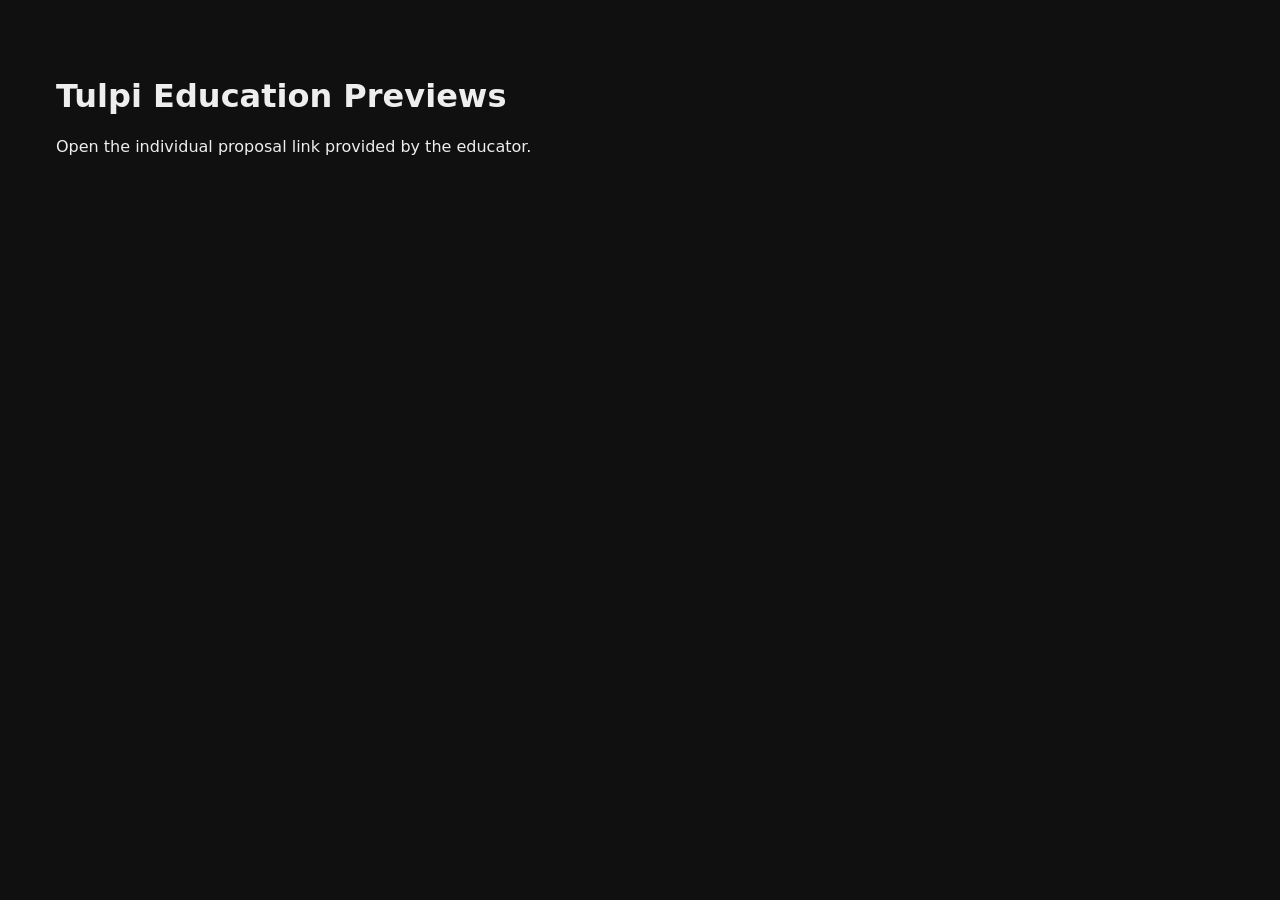
<file: index.html>
<!doctype html><html lang="en"><head><meta charset="utf-8"><meta name="robots" content="noindex,nofollow"><meta name="viewport" content="width=device-width,initial-scale=1"><title>Tulpi Education Previews</title></head><body style="font-family:system-ui;background:#101010;color:#eee;padding:3rem"><h1>Tulpi Education Previews</h1><p>Open the individual proposal link provided by the educator.</p></body></html>
</file>
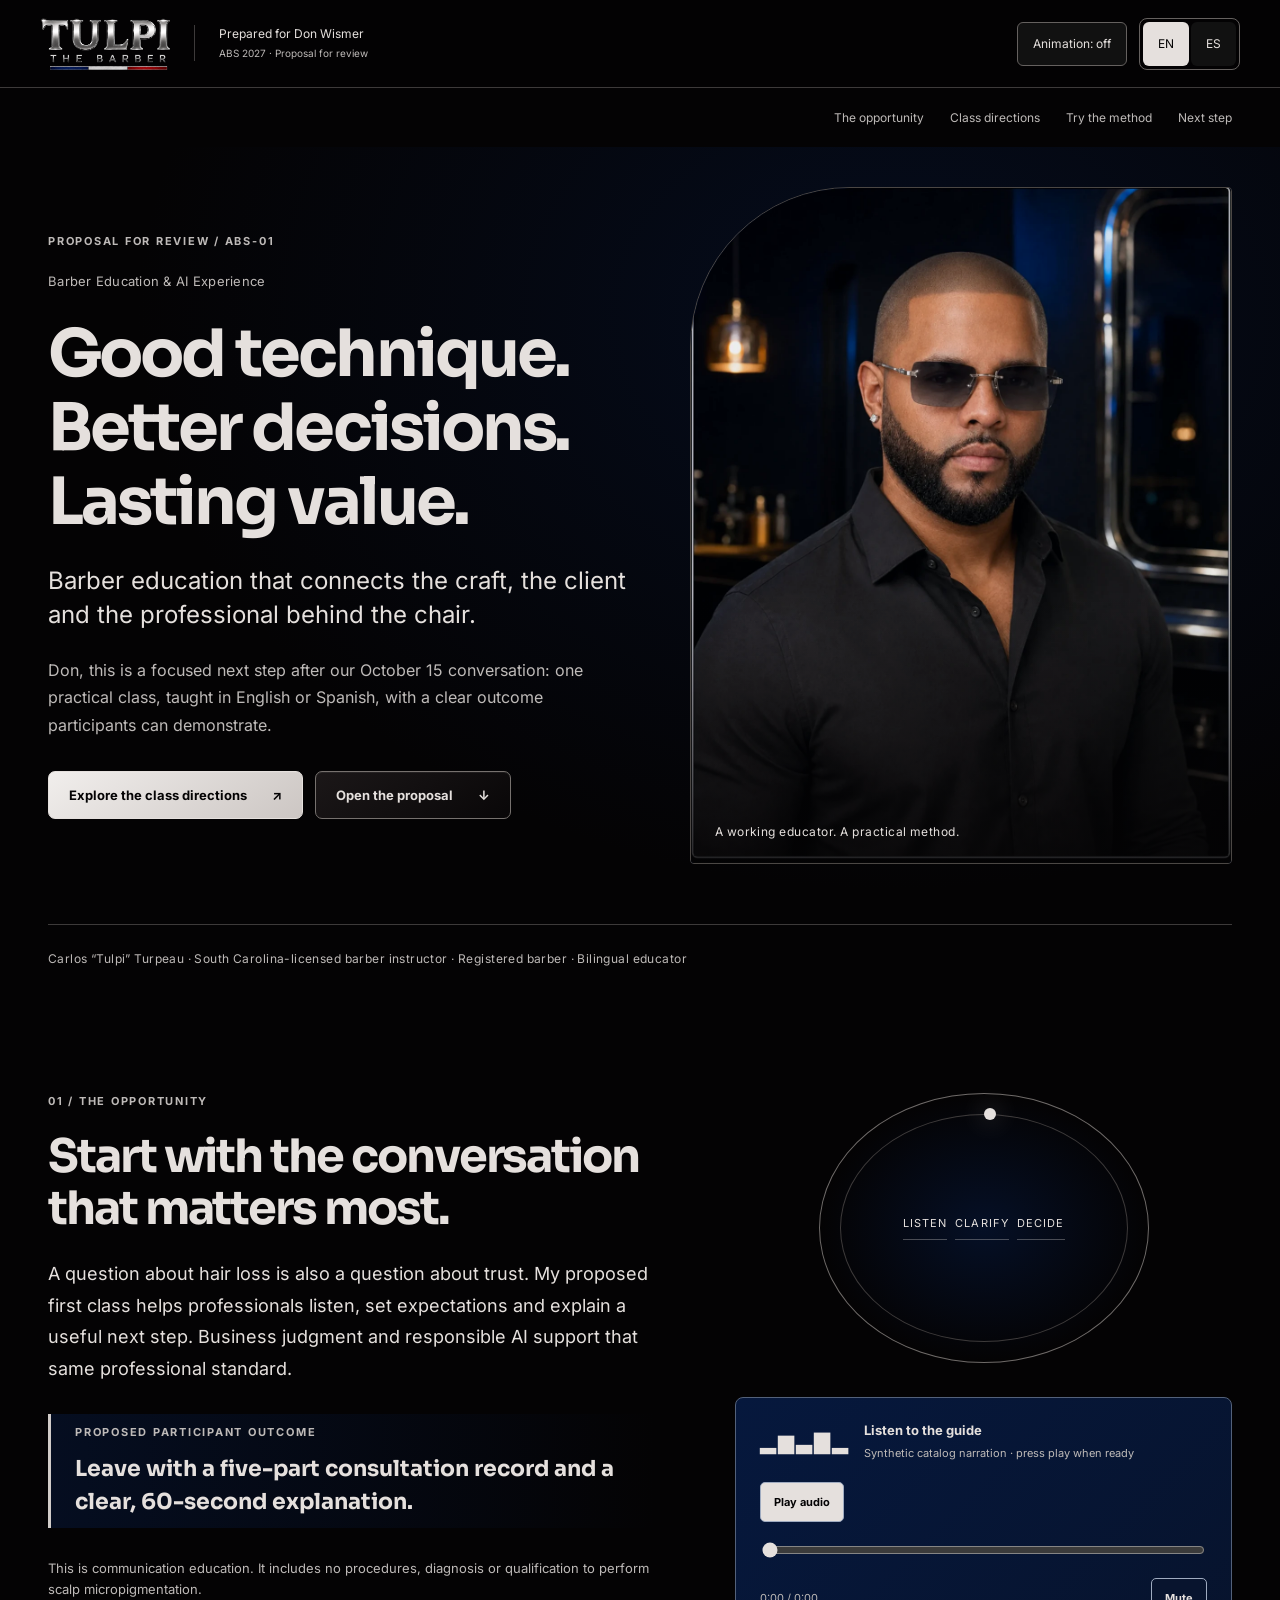
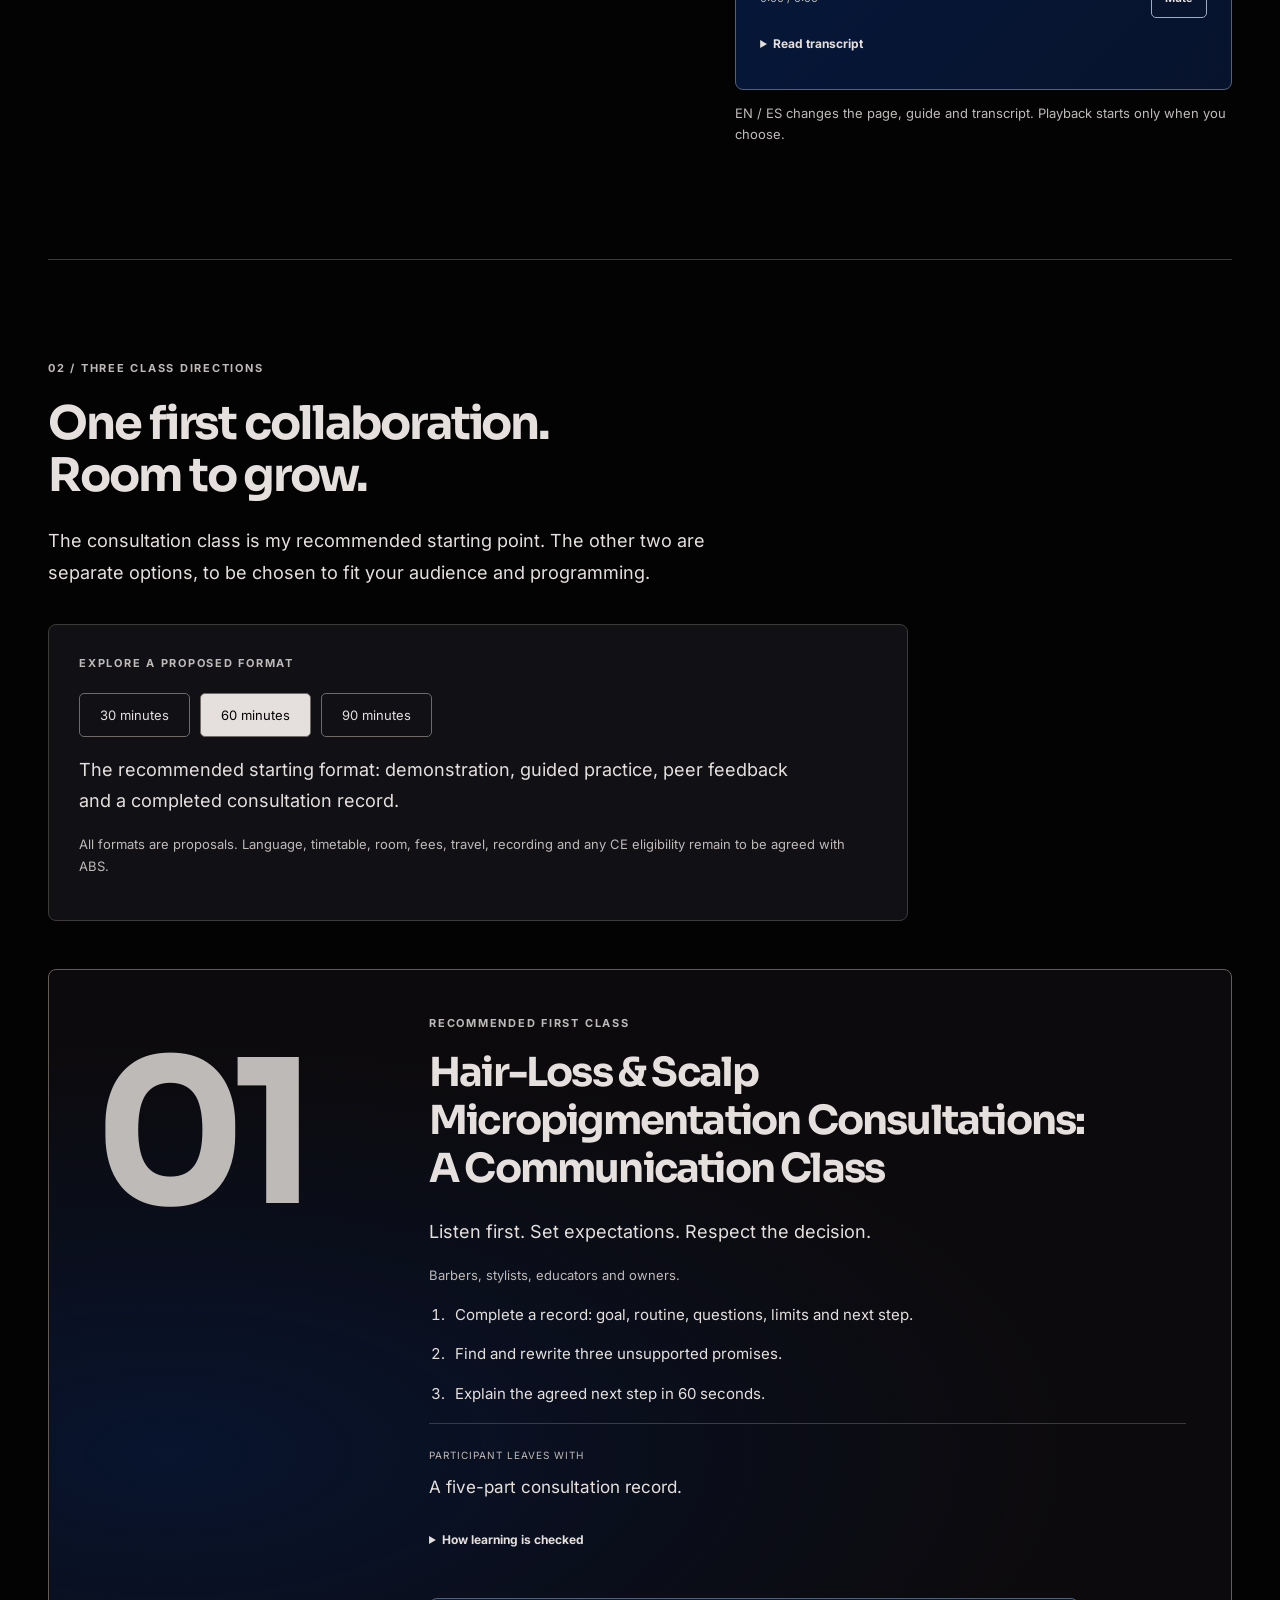
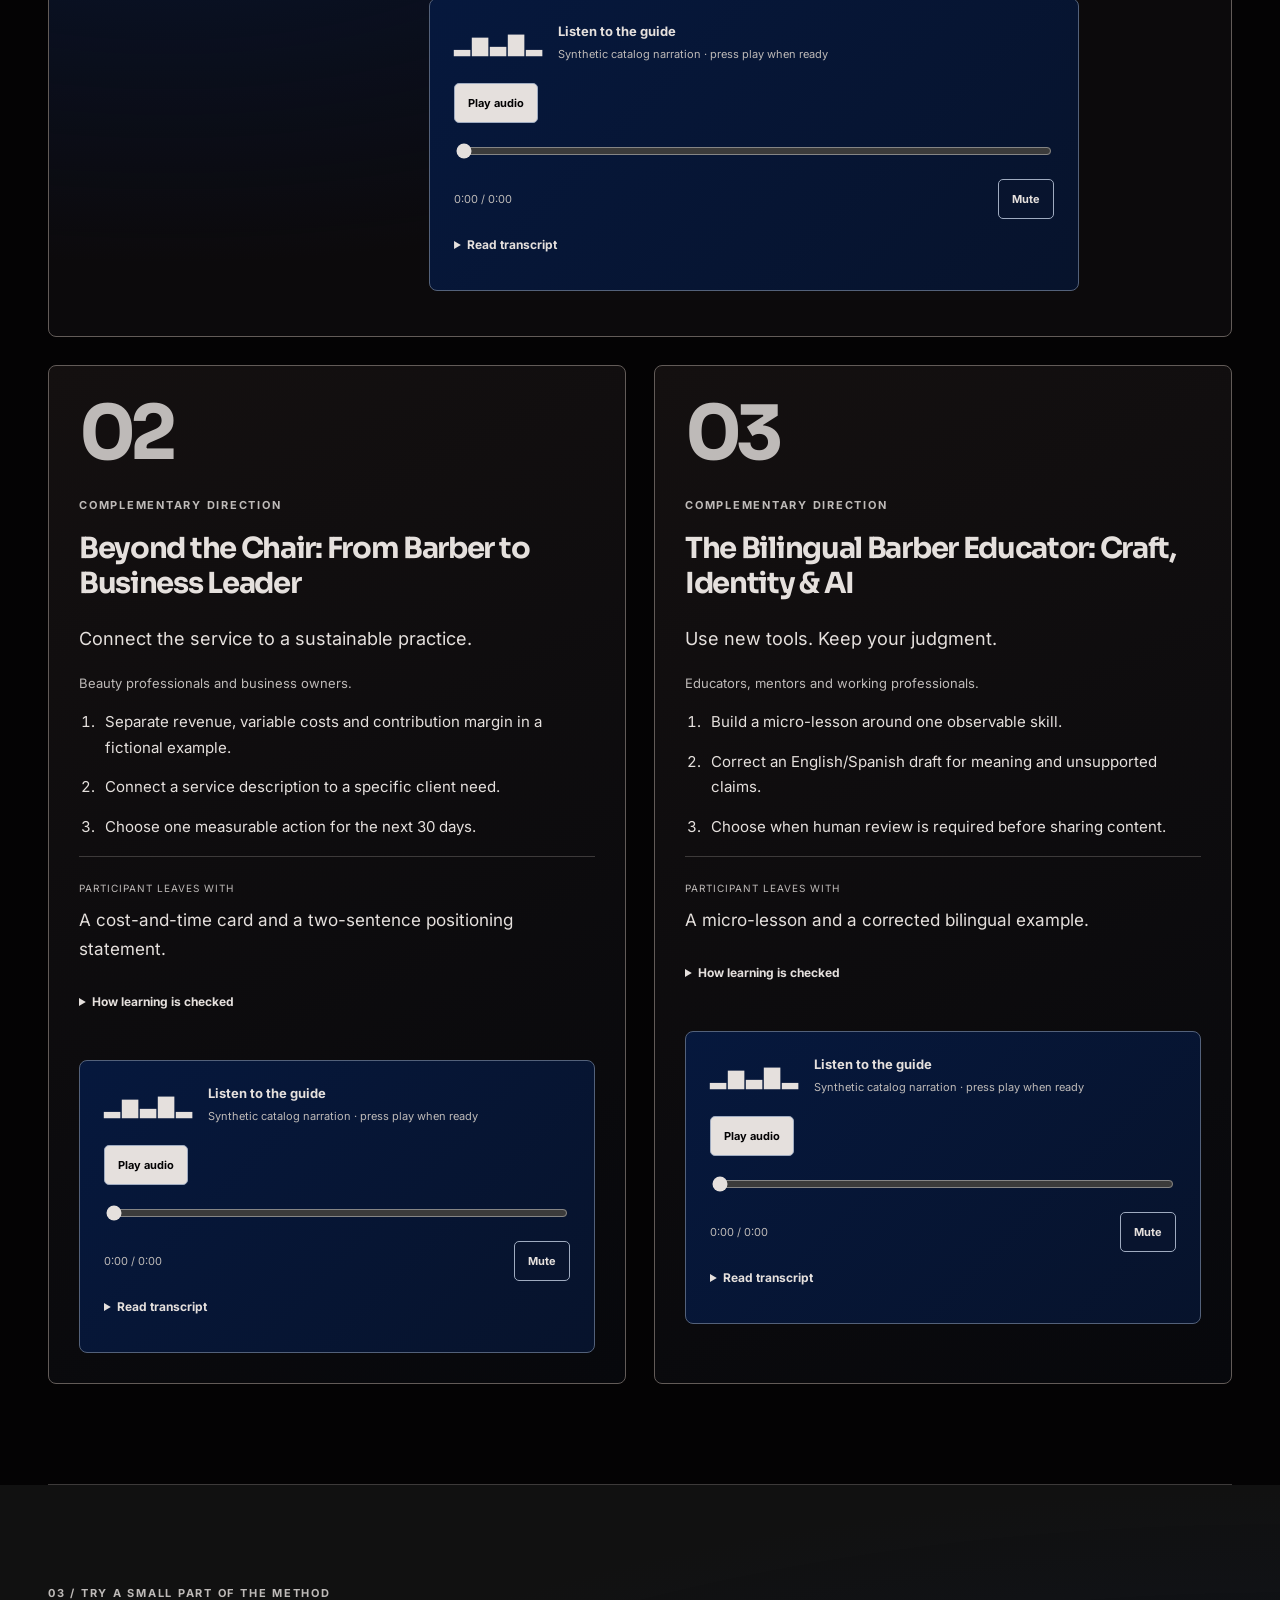
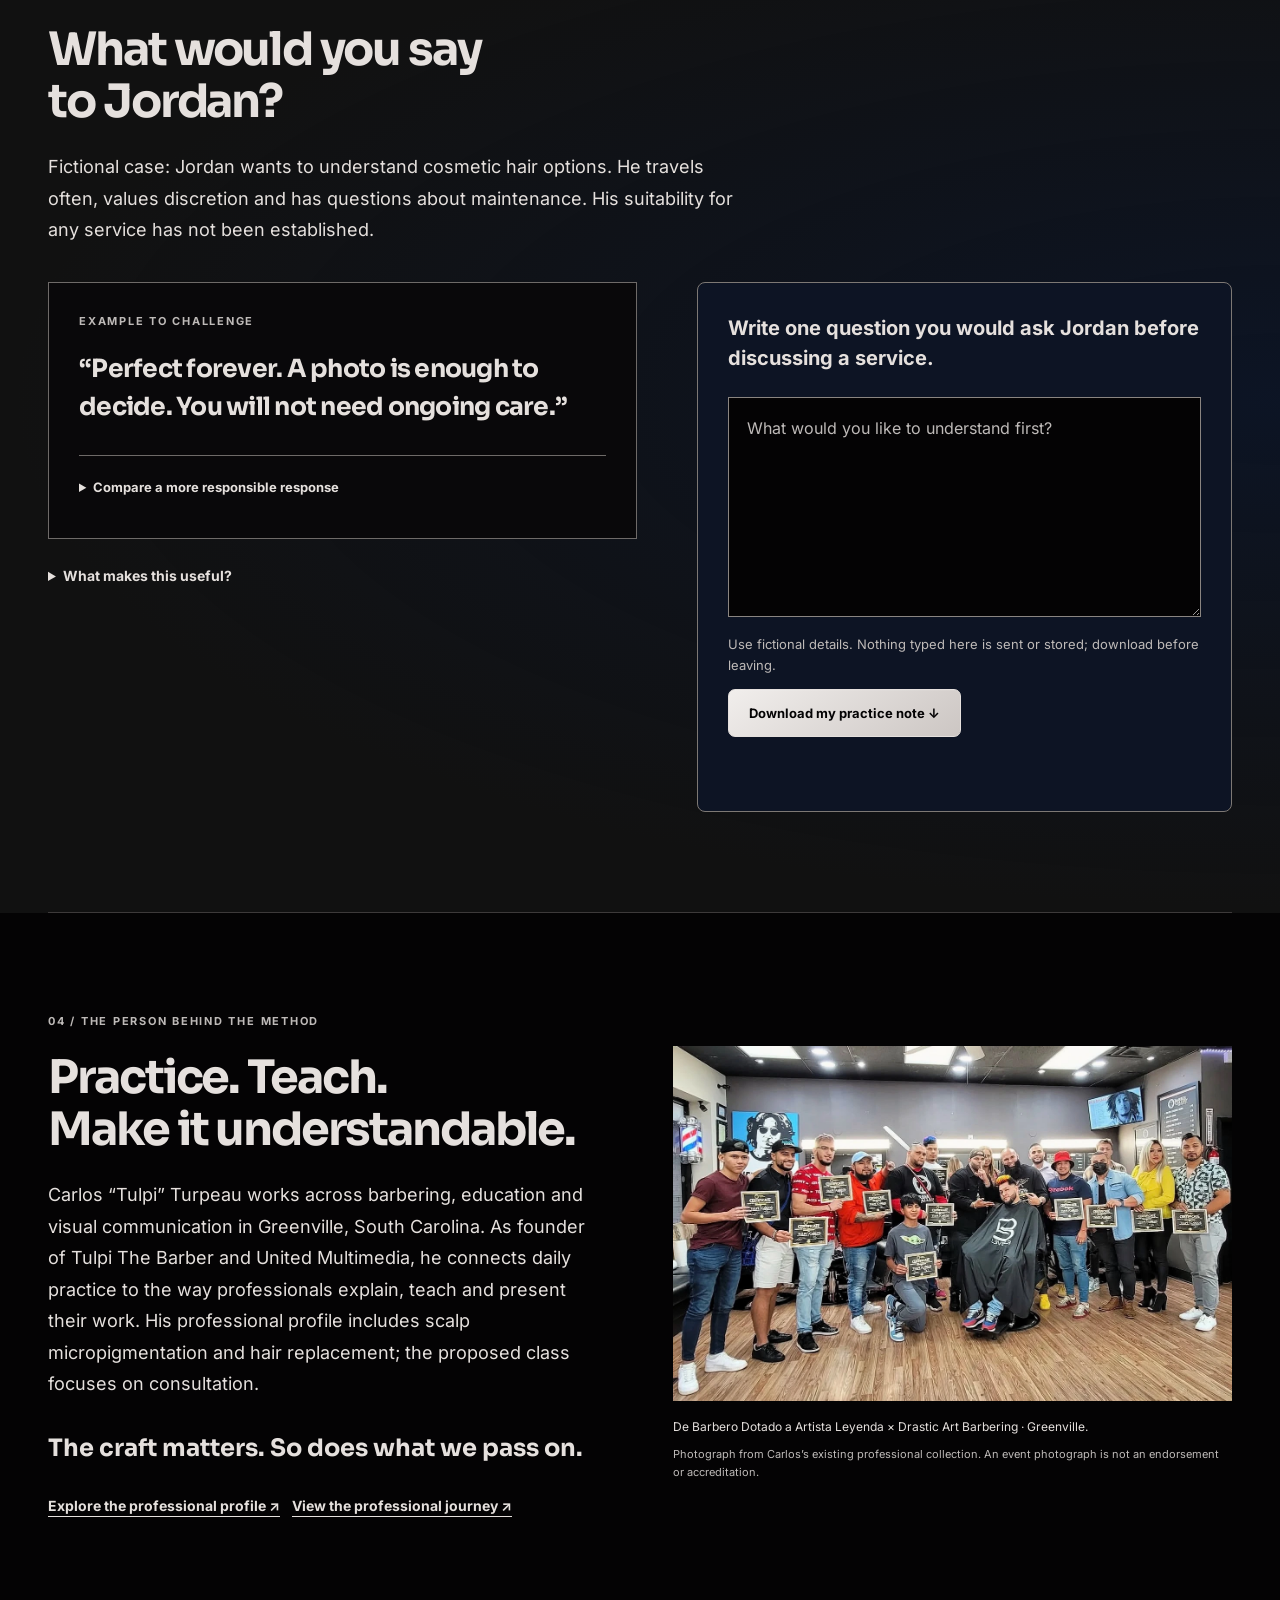
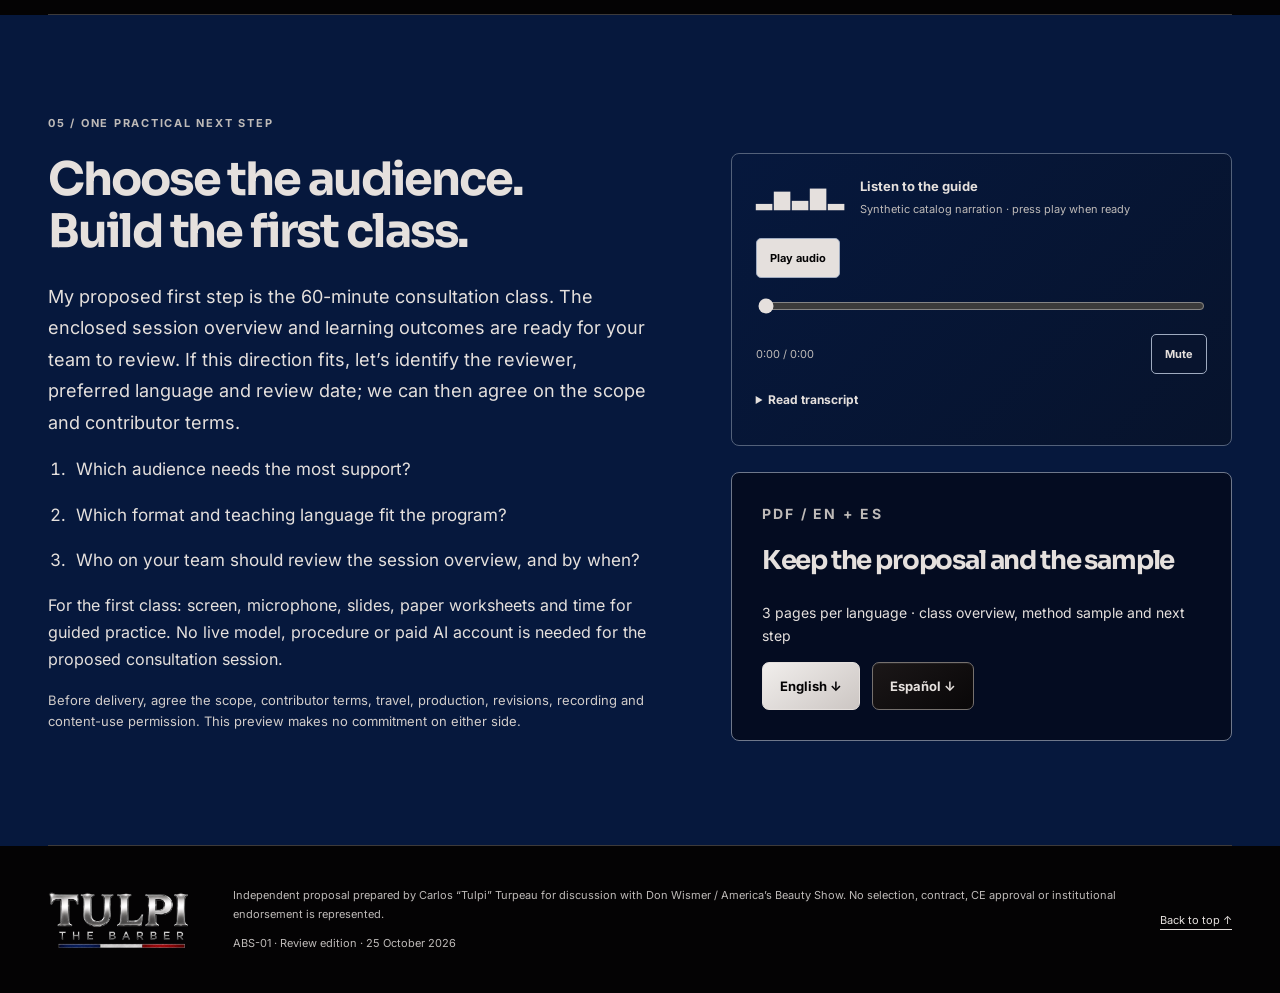
<file: abs-barber-education-ai/index.html>
<!doctype html><html lang="en"><head><meta charset="utf-8"><meta name="viewport" content="width=device-width,initial-scale=1"><meta name="robots" content="noindex,nofollow"><meta name="referrer" content="strict-origin-when-cross-origin"><meta name="description" content="An independent barber education proposal from Carlos Tulpi Turpeau for discussion with Don Wismer and America's Beauty Show."><title>Barber Education &amp; AI Experience | Tulpi The Barber</title><link rel="icon" href="assets/logo.png"><link rel="stylesheet" href="styles.css"></head><body><a class="skip-link" href="#panel-en">Skip to content</a><header class="topbar"><div class="brand-line"><a href="#top-en" class="logo-link"><img src="assets/logo.png" width="140" height="57" alt="Tulpi The Barber"></a><p class="recipient">Prepared for Don Wismer <span>ABS 2027 · Proposal for review</span></p></div><div class="top-controls"><button id="motion" type="button" aria-pressed="false">Animation: off</button><div class="language-switch" role="group" aria-label="Language / Idioma"><button data-lang="en" aria-pressed="true">EN</button><button data-lang="es" aria-pressed="false">ES</button></div></div></header><noscript><p class="noscript-note">English is available below. Full Spanish proposal: <a href="downloads/ABS_01_PROPOSAL_ES.pdf">PDF en español</a>. Audio has native controls. Interactive choices require JavaScript.</p></noscript><main id="panel-en" class="language-panel" lang="en" >
 <nav class="section-nav wrap" aria-label="Sections"><a href="#opportunity-en">The opportunity</a><a href="#classes-en">Class directions</a><a href="#method-en">Try the method</a><a href="#next-en">Next step</a></nav>
 <section class="hero" id="top-en">
  <div class="hero-grid wrap"><div class="hero-copy"><p class="eyebrow">Proposal for review / ABS-01</p><p class="experience-name">Barber Education &amp; AI Experience</p><h1>Good technique.<br>Better decisions.<br>Lasting value.</h1><p class="lead">Barber education that connects the craft, the client and the professional behind the chair.</p><p class="hero-intro">Don, this is a focused next step after our October 15 conversation: one practical class, taught in English or Spanish, with a clear outcome participants can demonstrate.</p><div class="actions"><a class="button light" href="#classes-en">Explore the class directions<span aria-hidden="true">↗</span></a><a class="button" href="downloads/ABS_01_PROPOSAL_EN.pdf" target="_blank" rel="noopener">Open the proposal<span aria-hidden="true">↓</span></a></div></div>
  <figure class="portrait"><img src="assets/carlos.webp" width="1200" height="1500" alt="Portrait of Carlos “Tulpi” Turpeau" fetchpriority="high"><figcaption>A working educator. A practical method.</figcaption></figure></div>
  <div class="credentials wrap">Carlos “Tulpi” Turpeau · South Carolina-licensed barber instructor · Registered barber · Bilingual educator</div>
 </section>
 <section id="opportunity-en" class="opportunity wrap block">
 <div><p class="eyebrow">01 / The opportunity</p><h2>Start with the conversation<br>that matters most.</h2><p class="body">A question about hair loss is also a question about trust. My proposed first class helps professionals listen, set expectations and explain a useful next step. Business judgment and responsible AI support that same professional standard.</p><div class="outcome"><p class="eyebrow">Proposed participant outcome</p><p>Leave with a five-part consultation record and a clear, 60-second explanation.</p></div><p class="small">This is communication education. It includes no procedures, diagnosis or qualification to perform scalp micropigmentation.</p></div>
 <div class="listening"><div class="method-orbit" aria-hidden="true"><span>LISTEN</span><span>CLARIFY</span><span>DECIDE</span><i></i></div><div class="audio-guide" data-guide="intro">
 <div class="audio-heading"><span class="wave" aria-hidden="true">▂▆▃▇▂</span><div><strong>Listen to the guide</strong><small>Synthetic catalog narration · press play when ready</small></div></div>
 <audio preload="none" src="audio/intro-en.mp3" data-audio="intro" aria-label="Listen to the guide: intro" controls></audio>
 <div class="audio-controls" hidden><button type="button" class="audio-play" data-play="Play audio" data-pause="Pause audio" aria-pressed="false">Play audio</button><output class="audio-time">0:00 / 0:00</output><input type="range" class="audio-seek" min="0" max="1000" value="0" aria-label="Audio position"><button type="button" class="audio-mute" aria-pressed="false" aria-label="Mute audio">Mute</button></div>
 <details class="transcript"><summary>Read transcript</summary><p>Don, welcome to Barber Education and A I Experience. This is Carlos&#x27;s proposed next step after your October fifteenth conversation. The starting point is a consultation-led class about cosmetic hair concerns, with business and educator development as complementary directions. Each option produces something participants can explain or use. Teaching can be in English or Spanish, with bilingual support. This preview is for discussion. The format, scope and contributor terms remain to be agreed.</p></details></div><p class="small">EN / ES changes the page, guide and transcript. Playback starts only when you choose.</p></div></section>
 <section id="classes-en" class="wrap block"><div class="section-heading"><p class="eyebrow">02 / Three class directions</p><h2>One first collaboration.<br>Room to grow.</h2><p class="body">The consultation class is my recommended starting point. The other two are separate options, to be chosen to fit your audience and programming.</p></div>
 <div class="format-selector"><p class="eyebrow">Explore a proposed format</p><div class="segmented" role="group" aria-label="Explore a proposed format"><button type="button" data-format="0" aria-pressed="false">30 minutes</button><button type="button" data-format="1" aria-pressed="true">60 minutes</button><button type="button" data-format="2" aria-pressed="false">90 minutes</button></div><p class="format-output" aria-live="polite">The recommended starting format: demonstration, guided practice, peer feedback and a completed consultation record.</p><noscript><p>An introductory session: a modeled conversation, one short rewrite and a take-home checklist.</p><p>An extended communication workshop: additional role-play and feedback. It still includes no procedures.</p></noscript><p class="small">All formats are proposals. Language, timetable, room, fees, travel, recording and any CE eligibility remain to be agreed with ABS.</p></div>
 <div class="class-grid"><article class="class-card primary-class" id="consultation-en">
  <div class="class-index" aria-hidden="true">01</div><div class="class-core"><p class="eyebrow">Recommended first class</p><h3>Hair-Loss &amp; Scalp Micropigmentation Consultations: A Communication Class</h3><p class="class-short">Listen first. Set expectations. Respect the decision.</p><p class="small">Barbers, stylists, educators and owners.</p><ol><li>Complete a record: goal, routine, questions, limits and next step.</li><li>Find and rewrite three unsupported promises.</li><li>Explain the agreed next step in 60 seconds.</li></ol><p class="deliverable"><span>Participant leaves with</span>A five-part consultation record.</p>
  <details class="class-details"><summary>How learning is checked</summary><p>Five criteria, scored 0–2: listening, relevant questions, clear limits, accurate claims and an agreed next step.</p><strong>Value for the program</strong><p>A sensitive topic becomes a practical lesson in professional communication.</p></details><div class="audio-guide" data-guide="consultation">
 <div class="audio-heading"><span class="wave" aria-hidden="true">▂▆▃▇▂</span><div><strong>Listen to the guide</strong><small>Synthetic catalog narration · press play when ready</small></div></div>
 <audio preload="none" src="audio/consultation-en.mp3" data-audio="consultation" aria-label="Listen to the guide: consultation" controls></audio>
 <div class="audio-controls" hidden><button type="button" class="audio-play" data-play="Play audio" data-pause="Pause audio" aria-pressed="false">Play audio</button><output class="audio-time">0:00 / 0:00</output><input type="range" class="audio-seek" min="0" max="1000" value="0" aria-label="Audio position"><button type="button" class="audio-mute" aria-pressed="false" aria-label="Mute audio">Mute</button></div>
 <details class="transcript"><summary>Read transcript</summary><p>The first class begins with listening. A client asks about hair loss, privacy and a maintenance routine. Participants practice a fictional consultation. They record the client&#x27;s goal, routine, questions, limits and next step. Then they find and rewrite unsupported promises. Success means explaining a clear next step without pressure. This is communication education, not a procedure or a medical diagnosis. The proposed sixty-minute format gives time to model the conversation, practice, receive feedback and explain the decision.</p></details></div></div></article><article class="class-card " id="business-en">
  <div class="class-index" aria-hidden="true">02</div><div class="class-core"><p class="eyebrow">Complementary direction</p><h3>Beyond the Chair: From Barber to Business Leader</h3><p class="class-short">Connect the service to a sustainable practice.</p><p class="small">Beauty professionals and business owners.</p><ol><li>Separate revenue, variable costs and contribution margin in a fictional example.</li><li>Connect a service description to a specific client need.</li><li>Choose one measurable action for the next 30 days.</li></ol><p class="deliverable"><span>Participant leaves with</span>A cost-and-time card and a two-sentence positioning statement.</p>
  <details class="class-details"><summary>How learning is checked</summary><p>Can the participant explain what the calculation includes, what it excludes and which action they will test?</p><strong>Value for the program</strong><p>Participants connect technical work to choices they can explain in their business.</p></details><div class="audio-guide" data-guide="business">
 <div class="audio-heading"><span class="wave" aria-hidden="true">▂▆▃▇▂</span><div><strong>Listen to the guide</strong><small>Synthetic catalog narration · press play when ready</small></div></div>
 <audio preload="none" src="audio/business-en.mp3" data-audio="business" aria-label="Listen to the guide: business" controls></audio>
 <div class="audio-controls" hidden><button type="button" class="audio-play" data-play="Play audio" data-pause="Pause audio" aria-pressed="false">Play audio</button><output class="audio-time">0:00 / 0:00</output><input type="range" class="audio-seek" min="0" max="1000" value="0" aria-label="Audio position"><button type="button" class="audio-mute" aria-pressed="false" aria-label="Mute audio">Mute</button></div>
 <details class="transcript"><summary>Read transcript</summary><p>The business direction connects skill to decisions. Participants use a fictional example to distinguish revenue, variable costs and contribution margin. They then describe one service in two clear sentences and choose one action to test over thirty days. The point is not to promise more income. It is to help a professional understand their numbers, describe their value and make a decision they can review. The class can use paper worksheets and prepared examples, without accounts or paid tools.</p></details></div></div></article><article class="class-card " id="educator-en">
  <div class="class-index" aria-hidden="true">03</div><div class="class-core"><p class="eyebrow">Complementary direction</p><h3>The Bilingual Barber Educator: Craft, Identity &amp; AI</h3><p class="class-short">Use new tools. Keep your judgment.</p><p class="small">Educators, mentors and working professionals.</p><ol><li>Build a micro-lesson around one observable skill.</li><li>Correct an English/Spanish draft for meaning and unsupported claims.</li><li>Choose when human review is required before sharing content.</li></ol><p class="deliverable"><span>Participant leaves with</span>A micro-lesson and a corrected bilingual example.</p>
  <details class="class-details"><summary>How learning is checked</summary><p>Can another person perform or explain the skill, and can the educator justify each correction?</p><strong>Value for the program</strong><p>Technology supports a stronger educator; it does not substitute for professional judgment.</p></details><div class="audio-guide" data-guide="educator">
 <div class="audio-heading"><span class="wave" aria-hidden="true">▂▆▃▇▂</span><div><strong>Listen to the guide</strong><small>Synthetic catalog narration · press play when ready</small></div></div>
 <audio preload="none" src="audio/educator-en.mp3" data-audio="educator" aria-label="Listen to the guide: educator" controls></audio>
 <div class="audio-controls" hidden><button type="button" class="audio-play" data-play="Play audio" data-pause="Pause audio" aria-pressed="false">Play audio</button><output class="audio-time">0:00 / 0:00</output><input type="range" class="audio-seek" min="0" max="1000" value="0" aria-label="Audio position"><button type="button" class="audio-mute" aria-pressed="false" aria-label="Mute audio">Mute</button></div>
 <details class="transcript"><summary>Read transcript</summary><p>The educator direction brings together craft, identity and responsible artificial intelligence. Start with one skill that a learner can demonstrate. Model it, guide practice and ask the learner to explain the decision. Then review a prepared bilingual draft. Check the facts, the meaning and the promises before using it. No real client details are needed. The result is a micro-lesson and a corrected example. The educator keeps responsibility for the final words and the professional standard.</p></details></div></div></article></div></section>
 <section id="method-en" class="method-section"><div class="wrap block"><div class="section-heading"><p class="eyebrow">03 / Try a small part of the method</p><h2>What would you say<br>to Jordan?</h2><p class="body">Fictional case: Jordan wants to understand cosmetic hair options. He travels often, values discretion and has questions about maintenance. His suitability for any service has not been established.</p></div><div class="practice-grid">
 <div><div class="bad-example"><p class="eyebrow">Example to challenge</p><blockquote>“Perfect forever. A photo is enough to decide. You will not need ongoing care.”</blockquote><details><summary>Compare a more responsible response</summary><p class="good-response">“Let’s begin with what you want to understand and the routine that works for you. We can clarify the questions, limits, costs and care information that need to be checked before you decide on a next step.”</p></details></div><details class="answer-key"><summary>What makes this useful?</summary><p>It begins with the person’s goal, avoids a guarantee and leaves room for questions and choice. A useful consultation may end with information, an appropriate referral or time to think.</p></details></div>
 <div class="practice-card"><label for="practice-en">Write one question you would ask Jordan before discussing a service.</label><textarea id="practice-en" maxlength="1800" placeholder="What would you like to understand first?"></textarea><p class="small">Use fictional details. Nothing typed here is sent or stored; download before leaving.</p><button type="button" class="button light save-note">Download my practice note ↓</button><p class="save-status" role="status"></p></div></div></div></section>
 <section id="evidence-en" class="wrap block evidence"><div><p class="eyebrow">04 / The person behind the method</p><h2>Practice. Teach.<br>Make it understandable.</h2><p class="body">Carlos “Tulpi” Turpeau works across barbering, education and visual communication in Greenville, South Carolina. As founder of Tulpi The Barber and United Multimedia, he connects daily practice to the way professionals explain, teach and present their work. His professional profile includes scalp micropigmentation and hair replacement; the proposed class focuses on consultation.</p><blockquote class="philosophy">The craft matters. So does what we pass on.</blockquote><div class="actions"><a class="text-link" href="https://tulpithebarber.com/professional-profile/" target="_blank" rel="noopener">Explore the professional profile ↗</a><a class="text-link" href="https://tulpithebarber.com/news/" target="_blank" rel="noopener">View the professional journey ↗</a></div></div><figure><img src="assets/education-greenville.webp" width="1290" height="817" loading="lazy" alt="Group holding training certificates at a barbering education event"><figcaption>De Barbero Dotado a Artista Leyenda × Drastic Art Barbering · Greenville.<small>Photograph from Carlos’s existing professional collection. An event photograph is not an endorsement or accreditation.</small></figcaption></figure></section>
 <section id="next-en" class="next-section"><div class="wrap block"><p class="eyebrow">05 / One practical next step</p><div class="closing-grid"><div><h2>Choose the audience.<br>Build the first class.</h2><p class="body">My proposed first step is the 60-minute consultation class. The enclosed session overview and learning outcomes are ready for your team to review. If this direction fits, let’s identify the reviewer, preferred language and review date; we can then agree on the scope and contributor terms.</p><ol class="questions"><li>Which audience needs the most support?</li><li>Which format and teaching language fit the program?</li><li>Who on your team should review the session overview, and by when?</li></ol><p>For the first class: screen, microphone, slides, paper worksheets and time for guided practice. No live model, procedure or paid AI account is needed for the proposed consultation session.</p><p class="small">Before delivery, agree the scope, contributor terms, travel, production, revisions, recording and content-use permission. This preview makes no commitment on either side.</p></div><div><div class="audio-guide" data-guide="review">
 <div class="audio-heading"><span class="wave" aria-hidden="true">▂▆▃▇▂</span><div><strong>Listen to the guide</strong><small>Synthetic catalog narration · press play when ready</small></div></div>
 <audio preload="none" src="audio/review-en.mp3" data-audio="review" aria-label="Listen to the guide: review" controls></audio>
 <div class="audio-controls" hidden><button type="button" class="audio-play" data-play="Play audio" data-pause="Pause audio" aria-pressed="false">Play audio</button><output class="audio-time">0:00 / 0:00</output><input type="range" class="audio-seek" min="0" max="1000" value="0" aria-label="Audio position"><button type="button" class="audio-mute" aria-pressed="false" aria-label="Mute audio">Mute</button></div>
 <details class="transcript"><summary>Read transcript</summary><p>The next step is to choose the audience and the learning outcome. Would a consultation-led class be most useful, or would business or educator development fit better? Then agree the format, language, review date and resources. Fees, travel, recording and content-use permissions should be defined before delivery. This is a proposal for a first collaboration, not a confirmed engagement. The aim is a class that people can understand, practice and carry into a responsible next decision.</p></details></div><div class="download-card"><p class="eyebrow">PDF / EN + ES</p><h3>Keep the proposal and the sample</h3><p>3 pages per language · class overview, method sample and next step</p><div class="actions"><a class="button light" href="downloads/ABS_01_PROPOSAL_EN.pdf" download>English ↓</a><a class="button" href="downloads/ABS_01_PROPOSAL_ES.pdf" download>Español ↓</a></div></div></div></div></div></section>
 <footer class="wrap"><img src="assets/logo.png" alt="Tulpi The Barber" width="140"><p>Independent proposal prepared by Carlos “Tulpi” Turpeau for discussion with Don Wismer / America’s Beauty Show. No selection, contract, CE approval or institutional endorsement is represented.<br><span>ABS-01 · Review edition · 25 October 2026</span></p><a href="#top-en">Back to top ↑</a></footer></main><main id="panel-es" class="language-panel" lang="es" hidden>
 <nav class="section-nav wrap" aria-label="Secciones"><a href="#opportunity-es">Oportunidad</a><a href="#classes-es">Clases</a><a href="#method-es">Método</a><a href="#next-es">Siguiente</a></nav>
 <section class="hero" id="top-es">
  <div class="hero-grid wrap"><div class="hero-copy"><p class="eyebrow">Propuesta para revisión / ABS-01</p><p class="experience-name">Experiencia de Barbería, Educación e IA</p><h1>Buena técnica.<br>Mejores decisiones.<br>Valor que permanece.</h1><p class="lead">Educación en barbería que conecta el oficio, el cliente y el profesional detrás del sillón.</p><p class="hero-intro">Don, este es un siguiente paso concreto después de nuestra conversación del 15 de octubre: una clase práctica, en inglés o español, con un resultado que el participante pueda demostrar.</p><div class="actions"><a class="button light" href="#classes-es">Explorar las opciones de clase<span aria-hidden="true">↗</span></a><a class="button" href="downloads/ABS_01_PROPOSAL_ES.pdf" target="_blank" rel="noopener">Abrir la propuesta<span aria-hidden="true">↓</span></a></div></div>
  <figure class="portrait"><img src="assets/carlos.webp" width="1200" height="1500" alt="Retrato de Carlos “Tulpi” Turpeau" fetchpriority="high"><figcaption>Un educador en ejercicio. Un método práctico.</figcaption></figure></div>
  <div class="credentials wrap">Carlos “Tulpi” Turpeau · Instructor de barbería con licencia en Carolina del Sur · Barbero registrado · Educador bilingüe</div>
 </section>
 <section id="opportunity-es" class="opportunity wrap block">
 <div><p class="eyebrow">01 / La oportunidad</p><h2>Comenzar por la conversación<br>que más importa.</h2><p class="body">Una pregunta sobre pérdida de cabello también es una pregunta sobre confianza. Mi primera clase propuesta ayuda al profesional a escuchar, establecer expectativas y explicar un siguiente paso útil. El criterio de negocio y la IA responsable apoyan ese mismo estándar profesional.</p><div class="outcome"><p class="eyebrow">Resultado propuesto para el participante</p><p>Salir con un registro de consulta de cinco partes y una explicación clara de 60 segundos.</p></div><p class="small">Es educación en comunicación. No incluye procedimientos, diagnóstico ni habilitación para ejecutar micropigmentación capilar.</p></div>
 <div class="listening"><div class="method-orbit" aria-hidden="true"><span>ESCUCHAR</span><span>ACLARAR</span><span>DECIDIR</span><i></i></div><div class="audio-guide" data-guide="intro">
 <div class="audio-heading"><span class="wave" aria-hidden="true">▂▆▃▇▂</span><div><strong>Escuchar la guía</strong><small>Narración sintética de catálogo · reproduce cuando quieras</small></div></div>
 <audio preload="none" src="audio/intro-es.mp3" data-audio="intro" aria-label="Escuchar la guía: intro" controls></audio>
 <div class="audio-controls" hidden><button type="button" class="audio-play" data-play="Reproducir audio" data-pause="Pausar audio" aria-pressed="false">Reproducir audio</button><output class="audio-time">0:00 / 0:00</output><input type="range" class="audio-seek" min="0" max="1000" value="0" aria-label="Posición del audio"><button type="button" class="audio-mute" aria-pressed="false" aria-label="Silenciar audio">Silenciar</button></div>
 <details class="transcript"><summary>Leer transcripción</summary><p>Don, bienvenido a esta experiencia de barbería, educación e inteligencia artificial. Es el siguiente paso que Carlos propone después de la conversación del quince de octubre. El punto de partida es una clase de consulta sobre inquietudes cosméticas del cabello, con negocio y desarrollo del educador como opciones complementarias. Cada alternativa produce algo que el participante puede explicar o utilizar. La enseñanza puede impartirse en inglés o español, con apoyo bilingüe. Esta muestra es para conversar. El formato, alcance y condiciones de participación están por acordarse.</p></details></div><p class="small">EN / ES cambia la página, la guía y la transcripción. El audio comienza solo cuando lo eliges.</p></div></section>
 <section id="classes-es" class="wrap block"><div class="section-heading"><p class="eyebrow">02 / Tres direcciones educativas</p><h2>Una primera colaboración.<br>Espacio para crecer.</h2><p class="body">Recomiendo la clase de consulta como punto de partida. Las otras dos son opciones independientes, a elegir según el público y la programación.</p></div>
 <div class="format-selector"><p class="eyebrow">Explore un formato propuesto</p><div class="segmented" role="group" aria-label="Explore un formato propuesto"><button type="button" data-format="0" aria-pressed="false">30 minutos</button><button type="button" data-format="1" aria-pressed="true">60 minutos</button><button type="button" data-format="2" aria-pressed="false">90 minutos</button></div><p class="format-output" aria-live="polite">Formato inicial recomendado: demostración, práctica guiada, comentarios entre participantes y un registro de consulta completo.</p><noscript><p>Sesión introductoria: conversación modelada, una corrección breve y una guía para conservar.</p><p>Taller ampliado de comunicación: más simulación y retroalimentación. Sigue sin incluir procedimientos.</p></noscript><p class="small">Todos los formatos son propuestas. Idioma, horario, salón, honorarios, viaje, grabación y cualquier elegibilidad CE se acordarían con ABS.</p></div>
 <div class="class-grid"><article class="class-card primary-class" id="consultation-es">
  <div class="class-index" aria-hidden="true">01</div><div class="class-core"><p class="eyebrow">Primera clase recomendada</p><h3>Consulta sobre pérdida de cabello y micropigmentación capilar: clase de comunicación</h3><p class="class-short">Escuchar primero. Aclarar expectativas. Respetar la decisión.</p><p class="small">Barberos, estilistas, educadores y propietarios.</p><ol><li>Completar un registro: meta, rutina, preguntas, límites y siguiente paso.</li><li>Encontrar y corregir tres promesas sin respaldo.</li><li>Explicar el siguiente paso acordado en 60 segundos.</li></ol><p class="deliverable"><span>El participante se lleva</span>Un registro de consulta de cinco partes.</p>
  <details class="class-details"><summary>Cómo se comprueba el aprendizaje</summary><p>Cinco criterios de 0 a 2: escucha, preguntas pertinentes, límites claros, afirmaciones precisas y siguiente paso acordado.</p><strong>Valor para el programa</strong><p>Un tema delicado se convierte en una lección práctica de comunicación profesional.</p></details><div class="audio-guide" data-guide="consultation">
 <div class="audio-heading"><span class="wave" aria-hidden="true">▂▆▃▇▂</span><div><strong>Escuchar la guía</strong><small>Narración sintética de catálogo · reproduce cuando quieras</small></div></div>
 <audio preload="none" src="audio/consultation-es.mp3" data-audio="consultation" aria-label="Escuchar la guía: consultation" controls></audio>
 <div class="audio-controls" hidden><button type="button" class="audio-play" data-play="Reproducir audio" data-pause="Pausar audio" aria-pressed="false">Reproducir audio</button><output class="audio-time">0:00 / 0:00</output><input type="range" class="audio-seek" min="0" max="1000" value="0" aria-label="Posición del audio"><button type="button" class="audio-mute" aria-pressed="false" aria-label="Silenciar audio">Silenciar</button></div>
 <details class="transcript"><summary>Leer transcripción</summary><p>La primera clase comienza escuchando. Un cliente pregunta sobre pérdida de cabello, privacidad y una rutina de mantenimiento. El participante practica una consulta ficticia. Registra la meta, la rutina, las preguntas, los límites y el siguiente paso del cliente. Luego identifica y corrige promesas sin respaldo. El logro consiste en explicar un siguiente paso claro, sin presión. Es educación en comunicación; no es un procedimiento ni un diagnóstico médico. El formato propuesto de sesenta minutos permite modelar, practicar, recibir comentarios y explicar la decisión.</p></details></div></div></article><article class="class-card " id="business-es">
  <div class="class-index" aria-hidden="true">02</div><div class="class-core"><p class="eyebrow">Dirección complementaria</p><h3>Más allá del sillón: de barbero a líder de negocio</h3><p class="class-short">Conectar el servicio con una práctica sostenible.</p><p class="small">Profesionales de belleza y dueños de negocios.</p><ol><li>Distinguir ingresos, costos variables y margen de contribución en un ejemplo ficticio.</li><li>Relacionar la descripción de un servicio con una necesidad concreta.</li><li>Elegir una acción medible para los próximos 30 días.</li></ol><p class="deliverable"><span>El participante se lleva</span>Una ficha de costo y tiempo y una presentación profesional de dos frases.</p>
  <details class="class-details"><summary>Cómo se comprueba el aprendizaje</summary><p>¿Puede explicar qué incluye el cálculo, qué excluye y qué acción pondrá a prueba?</p><strong>Valor para el programa</strong><p>El participante conecta el trabajo técnico con decisiones que puede explicar en su negocio.</p></details><div class="audio-guide" data-guide="business">
 <div class="audio-heading"><span class="wave" aria-hidden="true">▂▆▃▇▂</span><div><strong>Escuchar la guía</strong><small>Narración sintética de catálogo · reproduce cuando quieras</small></div></div>
 <audio preload="none" src="audio/business-es.mp3" data-audio="business" aria-label="Escuchar la guía: business" controls></audio>
 <div class="audio-controls" hidden><button type="button" class="audio-play" data-play="Reproducir audio" data-pause="Pausar audio" aria-pressed="false">Reproducir audio</button><output class="audio-time">0:00 / 0:00</output><input type="range" class="audio-seek" min="0" max="1000" value="0" aria-label="Posición del audio"><button type="button" class="audio-mute" aria-pressed="false" aria-label="Silenciar audio">Silenciar</button></div>
 <details class="transcript"><summary>Leer transcripción</summary><p>La dirección de negocio conecta la habilidad con las decisiones. El participante usa un ejemplo ficticio para distinguir ingresos, costos variables y margen de contribución. Después describe un servicio en dos frases claras y elige una acción para probar durante treinta días. El propósito no es prometer más ingresos. Es ayudar al profesional a entender sus números, describir su valor y tomar una decisión que pueda revisar. La clase puede usar hojas de trabajo y ejemplos preparados, sin cuentas ni herramientas de pago.</p></details></div></div></article><article class="class-card " id="educator-es">
  <div class="class-index" aria-hidden="true">03</div><div class="class-core"><p class="eyebrow">Dirección complementaria</p><h3>El educador de barbería bilingüe: oficio, identidad e IA</h3><p class="class-short">Usar nuevas herramientas. Conservar el criterio.</p><p class="small">Educadores, mentores y profesionales en ejercicio.</p><ol><li>Crear una microlección alrededor de una habilidad observable.</li><li>Corregir un borrador en inglés y español por significado y afirmaciones sin respaldo.</li><li>Decidir cuándo se requiere revisión humana antes de compartir contenido.</li></ol><p class="deliverable"><span>El participante se lleva</span>Una microlección y un ejemplo bilingüe corregido.</p>
  <details class="class-details"><summary>Cómo se comprueba el aprendizaje</summary><p>¿Otra persona puede ejecutar o explicar la habilidad? ¿El educador puede justificar cada corrección?</p><strong>Valor para el programa</strong><p>La tecnología apoya a un mejor educador; no sustituye su criterio profesional.</p></details><div class="audio-guide" data-guide="educator">
 <div class="audio-heading"><span class="wave" aria-hidden="true">▂▆▃▇▂</span><div><strong>Escuchar la guía</strong><small>Narración sintética de catálogo · reproduce cuando quieras</small></div></div>
 <audio preload="none" src="audio/educator-es.mp3" data-audio="educator" aria-label="Escuchar la guía: educator" controls></audio>
 <div class="audio-controls" hidden><button type="button" class="audio-play" data-play="Reproducir audio" data-pause="Pausar audio" aria-pressed="false">Reproducir audio</button><output class="audio-time">0:00 / 0:00</output><input type="range" class="audio-seek" min="0" max="1000" value="0" aria-label="Posición del audio"><button type="button" class="audio-mute" aria-pressed="false" aria-label="Silenciar audio">Silenciar</button></div>
 <details class="transcript"><summary>Leer transcripción</summary><p>La dirección del educador reúne oficio, identidad e inteligencia artificial responsable. Comienza con una habilidad que el estudiante pueda demostrar. Modélala, guía la práctica y pide que explique la decisión. Después revisa un borrador bilingüe preparado. Comprueba los hechos, el significado y las promesas antes de usarlo. No hacen falta datos reales de clientes. El resultado es una microlección y un ejemplo corregido. El educador conserva la responsabilidad de las palabras finales y del estándar profesional.</p></details></div></div></article></div></section>
 <section id="method-es" class="method-section"><div class="wrap block"><div class="section-heading"><p class="eyebrow">03 / Prueba una parte del método</p><h2>¿Qué le dirías<br>a Jordan?</h2><p class="body">Caso ficticio: Jordan quiere conocer opciones cosméticas para el cabello. Viaja con frecuencia, valora la discreción y pregunta por el mantenimiento. No se ha establecido su idoneidad para ningún servicio.</p></div><div class="practice-grid">
 <div><div class="bad-example"><p class="eyebrow">Ejemplo para cuestionar</p><blockquote>«Perfecto para siempre. Basta una foto para decidir. No necesitarás cuidados continuos».</blockquote><details><summary>Comparar una respuesta más responsable</summary><p class="good-response">«Comencemos por lo que quieres entender y la rutina que funciona para ti. Podemos aclarar las preguntas, límites, costos y cuidados que deben verificarse antes de que decidas un siguiente paso».</p></details></div><details class="answer-key"><summary>¿Por qué resulta útil?</summary><p>Comienza con la meta de la persona, evita una garantía y deja espacio para preguntas y decisiones. Una consulta útil puede terminar con información, una derivación apropiada o tiempo para pensar.</p></details></div>
 <div class="practice-card"><label for="practice-es">Escribe una pregunta que le harías a Jordan antes de conversar sobre un servicio.</label><textarea id="practice-es" maxlength="1800" placeholder="¿Qué te gustaría entender primero?"></textarea><p class="small">Usa datos ficticios. Nada de lo escrito se envía ni se guarda; descarga antes de salir.</p><button type="button" class="button light save-note">Descargar mi nota de práctica ↓</button><p class="save-status" role="status"></p></div></div></div></section>
 <section id="evidence-es" class="wrap block evidence"><div><p class="eyebrow">04 / La persona detrás del método</p><h2>Practicar. Enseñar.<br>Hacerlo comprensible.</h2><p class="body">Carlos “Tulpi” Turpeau trabaja en barbería, educación y comunicación visual en Greenville, Carolina del Sur. Como fundador de Tulpi The Barber y United Multimedia, conecta la práctica diaria con la manera de explicar, enseñar y presentar el trabajo profesional. Su perfil profesional incluye micropigmentación capilar y reemplazo capilar; la clase propuesta se centra en la consulta.</p><blockquote class="philosophy">El oficio importa. También lo que transmitimos.</blockquote><div class="actions"><a class="text-link" href="https://tulpithebarber.com/professional-profile/" target="_blank" rel="noopener">Explorar el perfil profesional ↗</a><a class="text-link" href="https://tulpithebarber.com/es/noticias/" target="_blank" rel="noopener">Ver la trayectoria profesional ↗</a></div></div><figure><img src="assets/education-greenville.webp" width="1290" height="817" loading="lazy" alt="Grupo con certificados de formación en un encuentro educativo de barbería"><figcaption>De Barbero Dotado a Artista Leyenda × Drastic Art Barbering · Greenville.<small>Fotografía de la colección profesional existente de Carlos. La imagen de un evento no constituye un aval ni una acreditación.</small></figcaption></figure></section>
 <section id="next-es" class="next-section"><div class="wrap block"><p class="eyebrow">05 / Un siguiente paso concreto</p><div class="closing-grid"><div><h2>Elegir el público.<br>Construir la primera clase.</h2><p class="body">Propongo comenzar con la clase de consulta de 60 minutos. El resumen de la sesión y sus resultados de aprendizaje están preparados para revisión del equipo. Si esta dirección encaja, identifiquemos al revisor, el idioma preferido y la fecha de revisión; después podremos acordar el alcance y las condiciones de participación.</p><ol class="questions"><li>¿Qué público necesita más apoyo?</li><li>¿Qué formato e idioma encajan en el programa?</li><li>¿Quién de su equipo debería revisar el resumen de la sesión y para qué fecha?</li></ol><p>Para la primera clase: pantalla, micrófono, diapositivas, hojas impresas y tiempo de práctica guiada. La sesión propuesta de consulta no requiere modelo en vivo, procedimiento ni cuenta de IA de pago.</p><p class="small">Antes de impartirla, acordar alcance, condiciones de participación, viaje, producción, revisiones, grabación y permisos de uso del contenido. Esta muestra no compromete a ninguna de las partes.</p></div><div><div class="audio-guide" data-guide="review">
 <div class="audio-heading"><span class="wave" aria-hidden="true">▂▆▃▇▂</span><div><strong>Escuchar la guía</strong><small>Narración sintética de catálogo · reproduce cuando quieras</small></div></div>
 <audio preload="none" src="audio/review-es.mp3" data-audio="review" aria-label="Escuchar la guía: review" controls></audio>
 <div class="audio-controls" hidden><button type="button" class="audio-play" data-play="Reproducir audio" data-pause="Pausar audio" aria-pressed="false">Reproducir audio</button><output class="audio-time">0:00 / 0:00</output><input type="range" class="audio-seek" min="0" max="1000" value="0" aria-label="Posición del audio"><button type="button" class="audio-mute" aria-pressed="false" aria-label="Silenciar audio">Silenciar</button></div>
 <details class="transcript"><summary>Leer transcripción</summary><p>El siguiente paso es elegir el público y el resultado de aprendizaje. ¿Resultaría más útil una clase centrada en consulta, o encajaría mejor negocio o desarrollo del educador? Luego se acuerdan formato, idioma, fecha de revisión y recursos. Honorarios, viaje, grabación y permisos de uso deben definirse antes de la entrega. Es una propuesta de primera colaboración, no un compromiso confirmado. La meta es una clase que las personas puedan comprender, practicar y llevar a una próxima decisión responsable.</p></details></div><div class="download-card"><p class="eyebrow">PDF / EN + ES</p><h3>Conservar la propuesta y la muestra</h3><p>3 páginas por idioma · opciones de clase, muestra del método y siguiente paso</p><div class="actions"><a class="button light" href="downloads/ABS_01_PROPOSAL_EN.pdf" download>English ↓</a><a class="button" href="downloads/ABS_01_PROPOSAL_ES.pdf" download>Español ↓</a></div></div></div></div></div></section>
 <footer class="wrap"><img src="assets/logo.png" alt="Tulpi The Barber" width="140"><p>Propuesta independiente de Carlos “Tulpi” Turpeau para conversar con Don Wismer / America’s Beauty Show. No representa selección, contrato, aprobación CE ni aval institucional.<br><span>ABS-01 · Edición de revisión · 25 octubre 2026</span></p><a href="#top-es">Volver arriba ↑</a></footer></main><script src="content-data.js"></script><script src="app.js"></script></body></html>
</file>
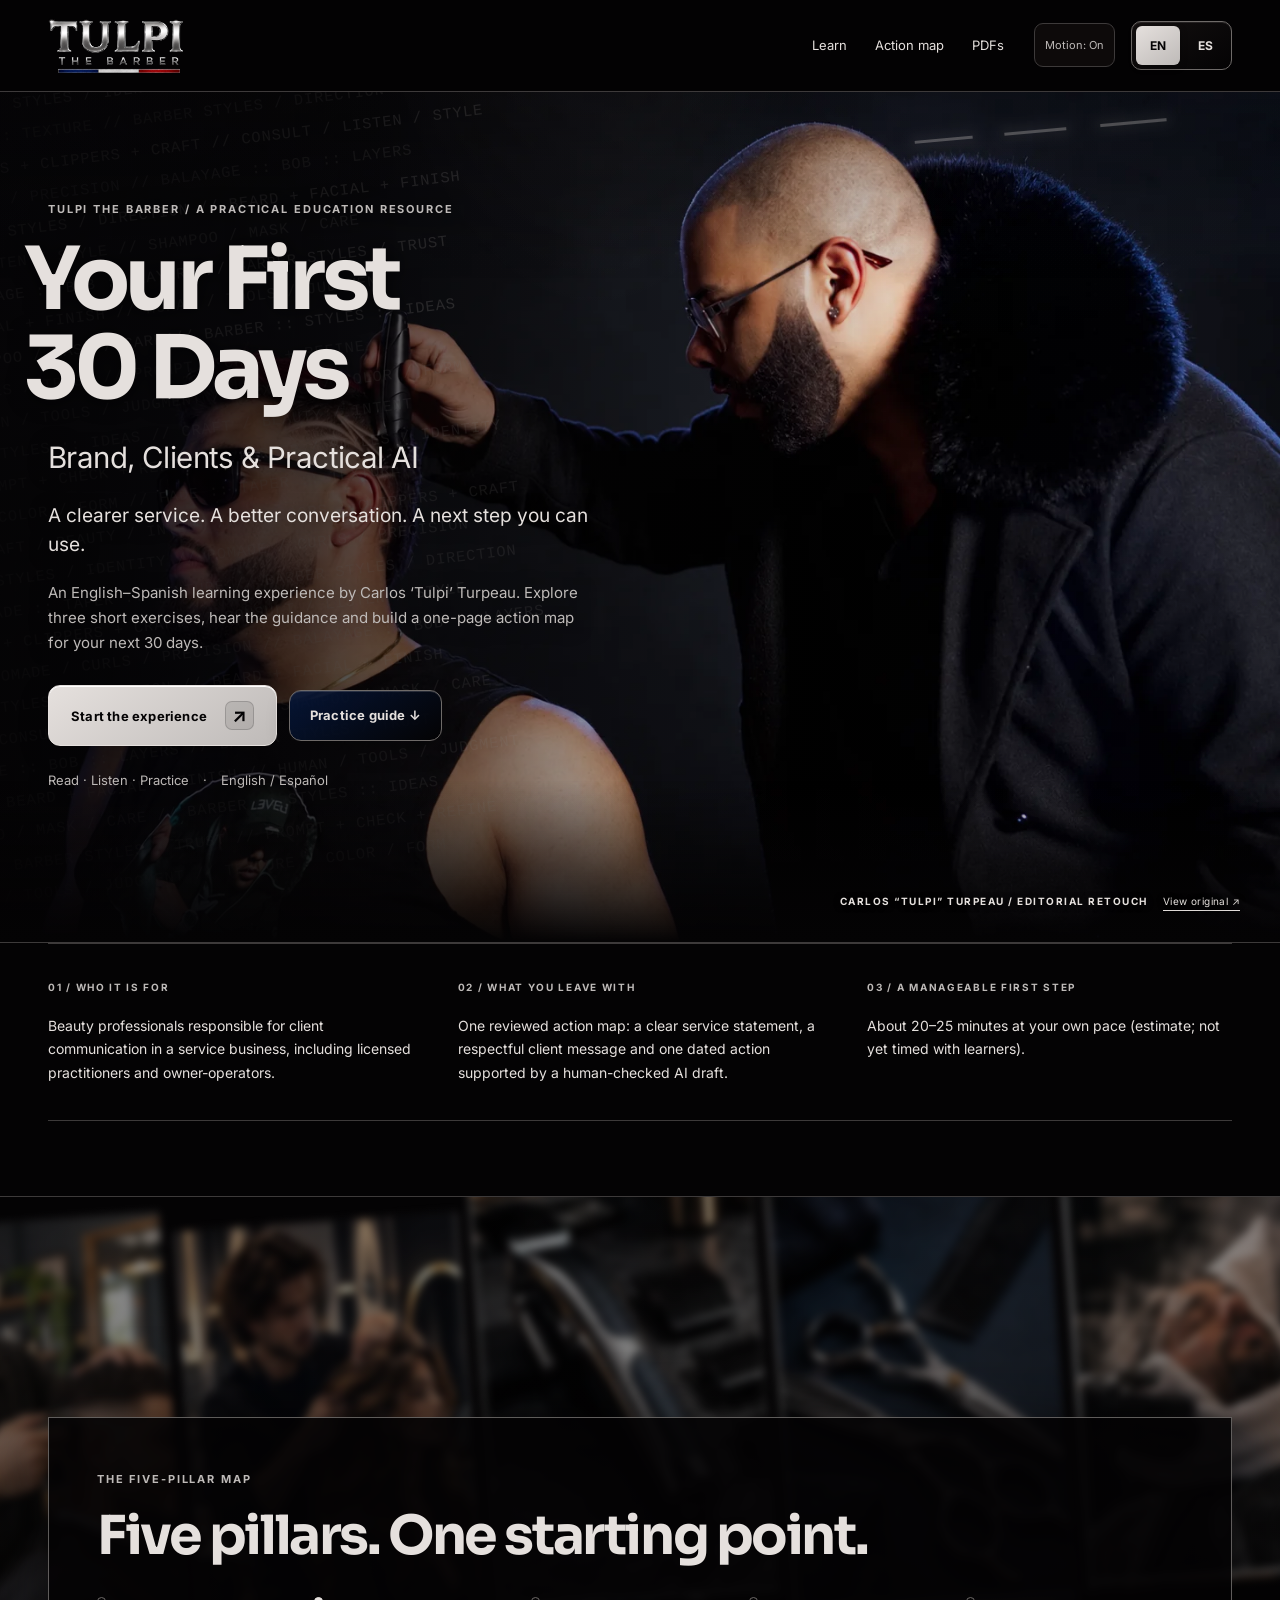
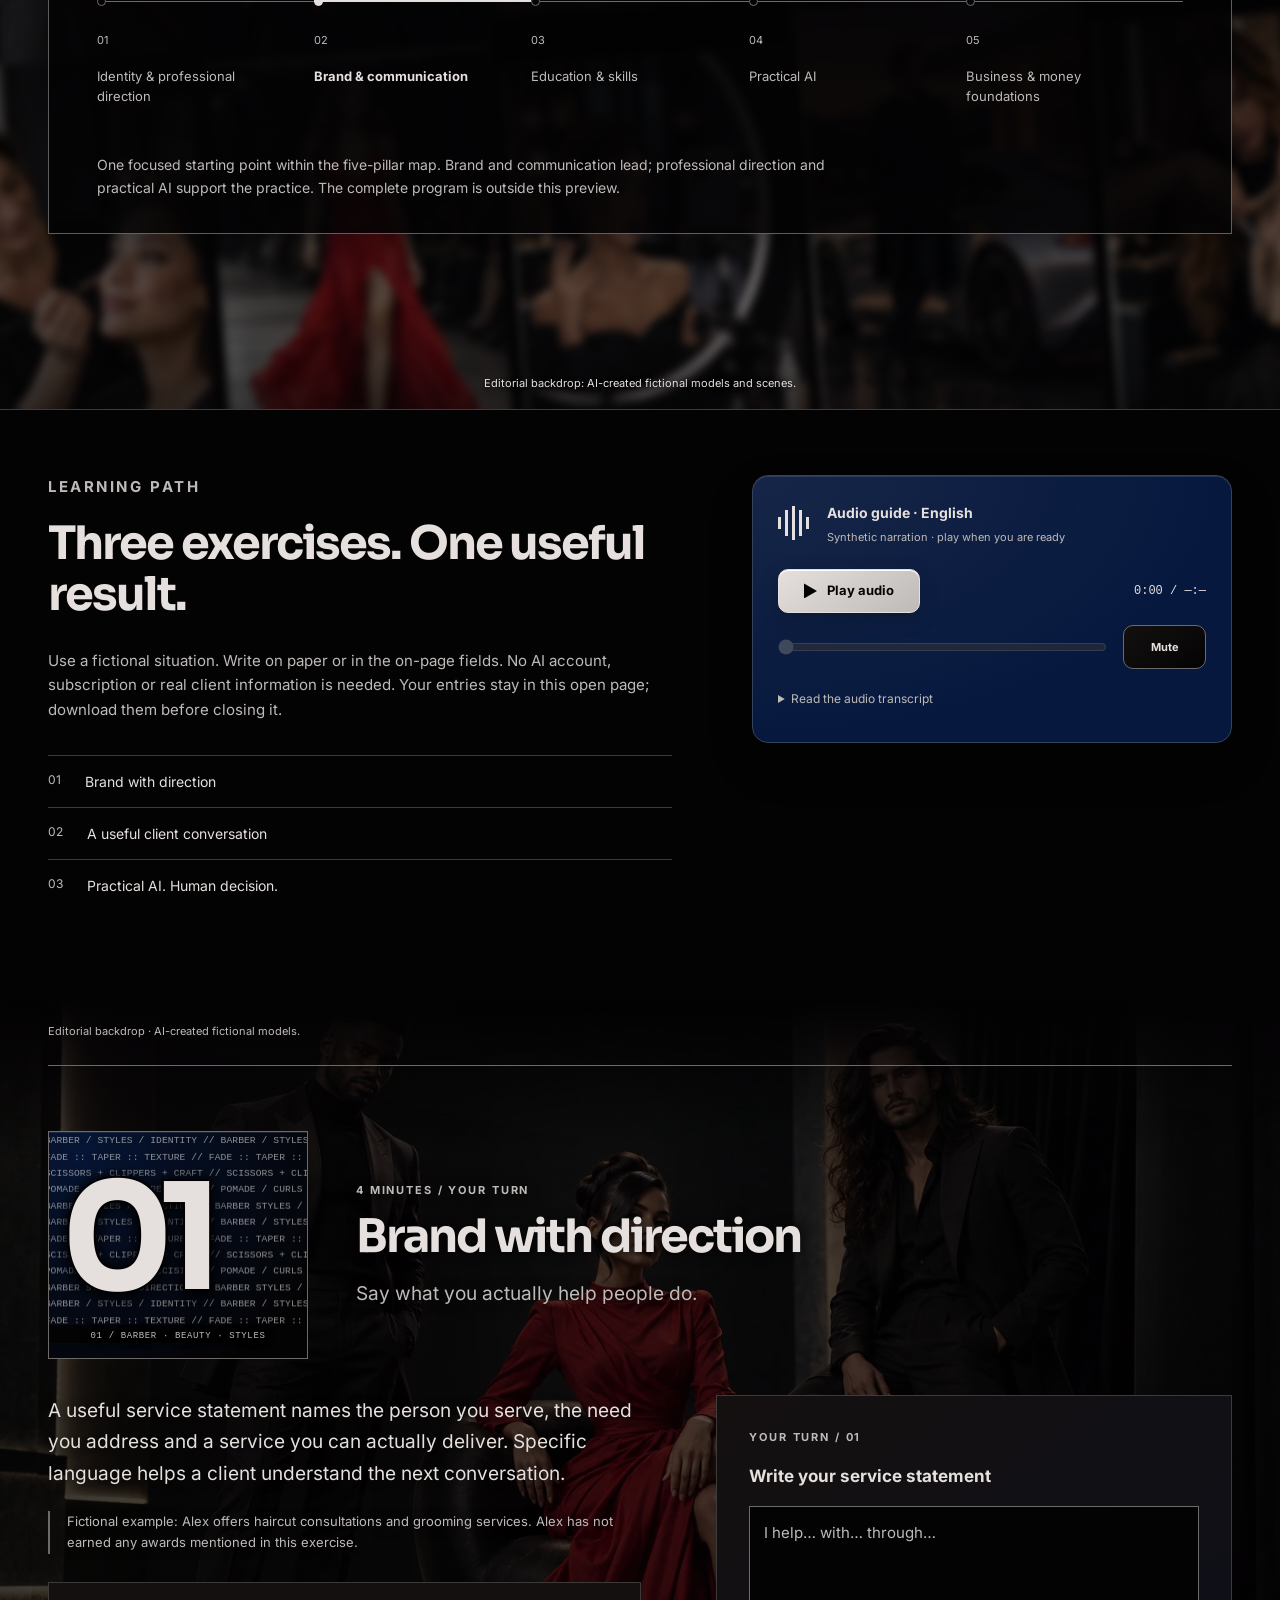
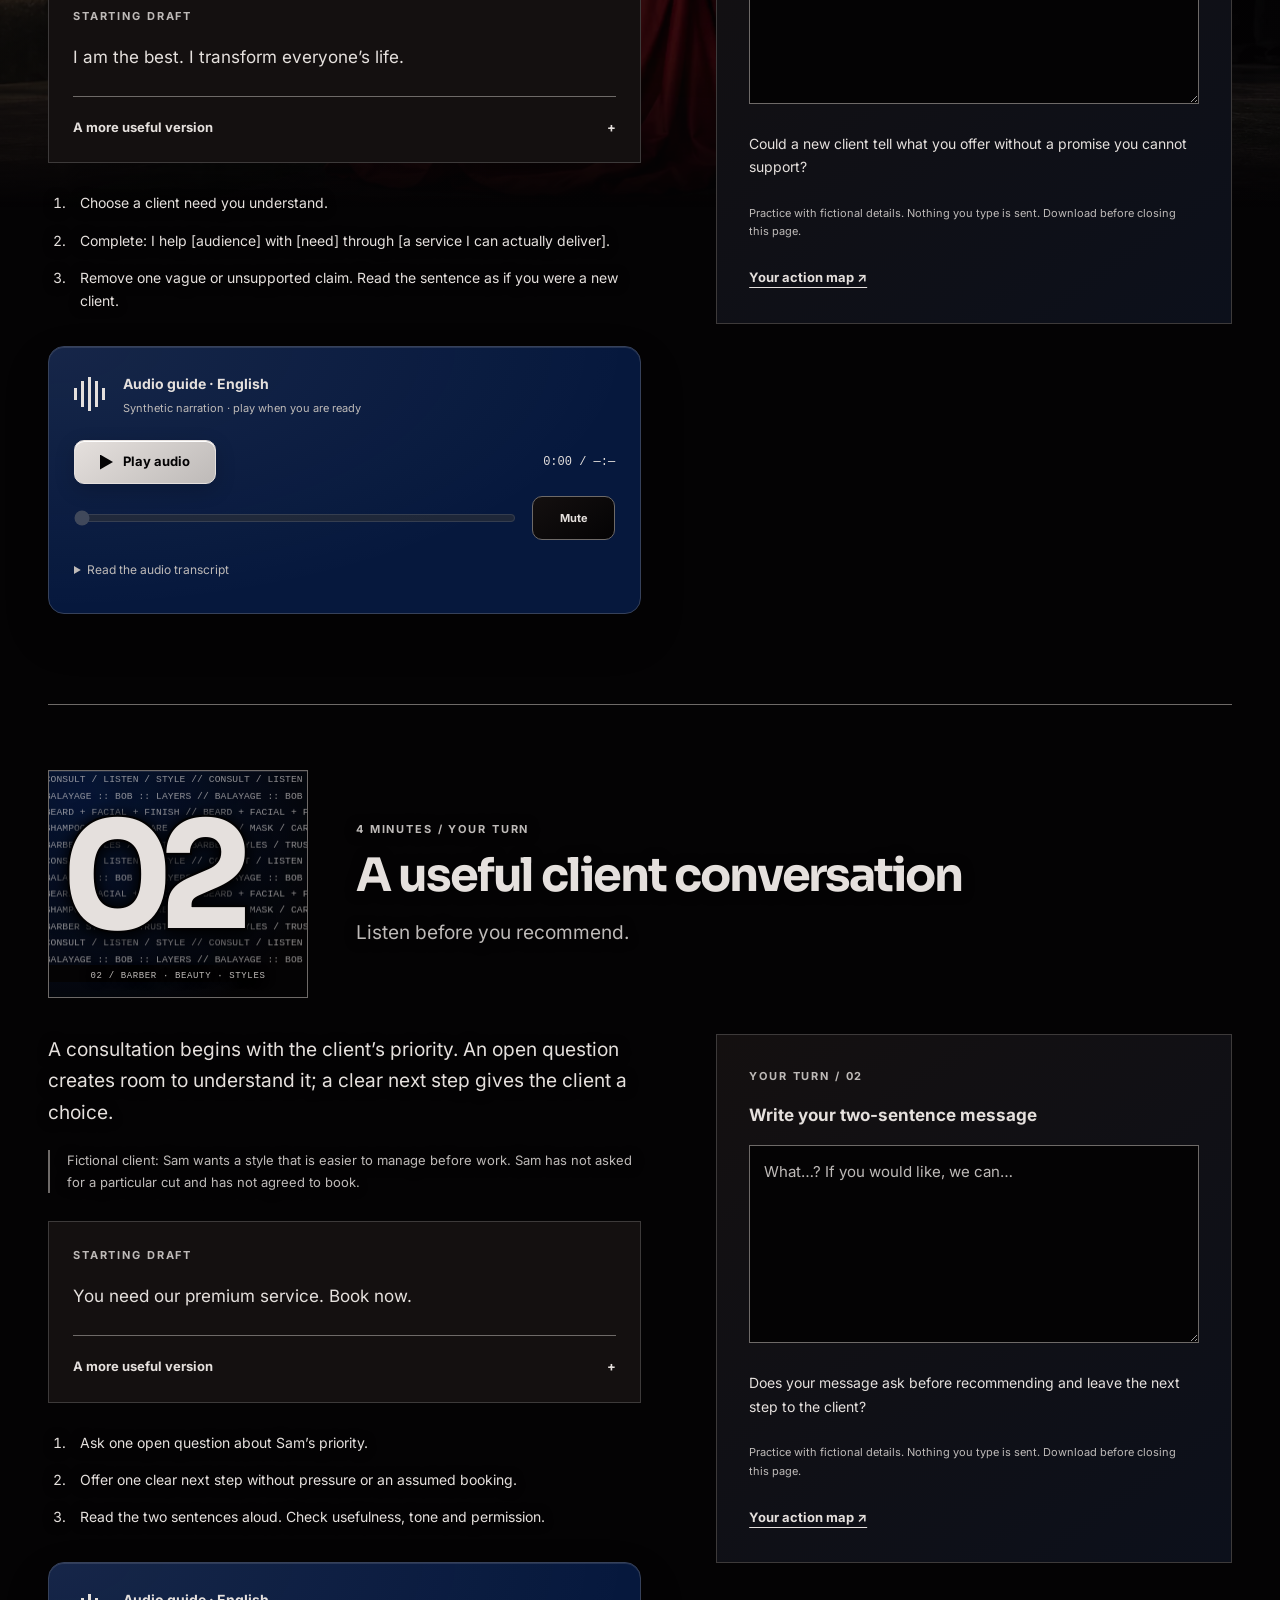
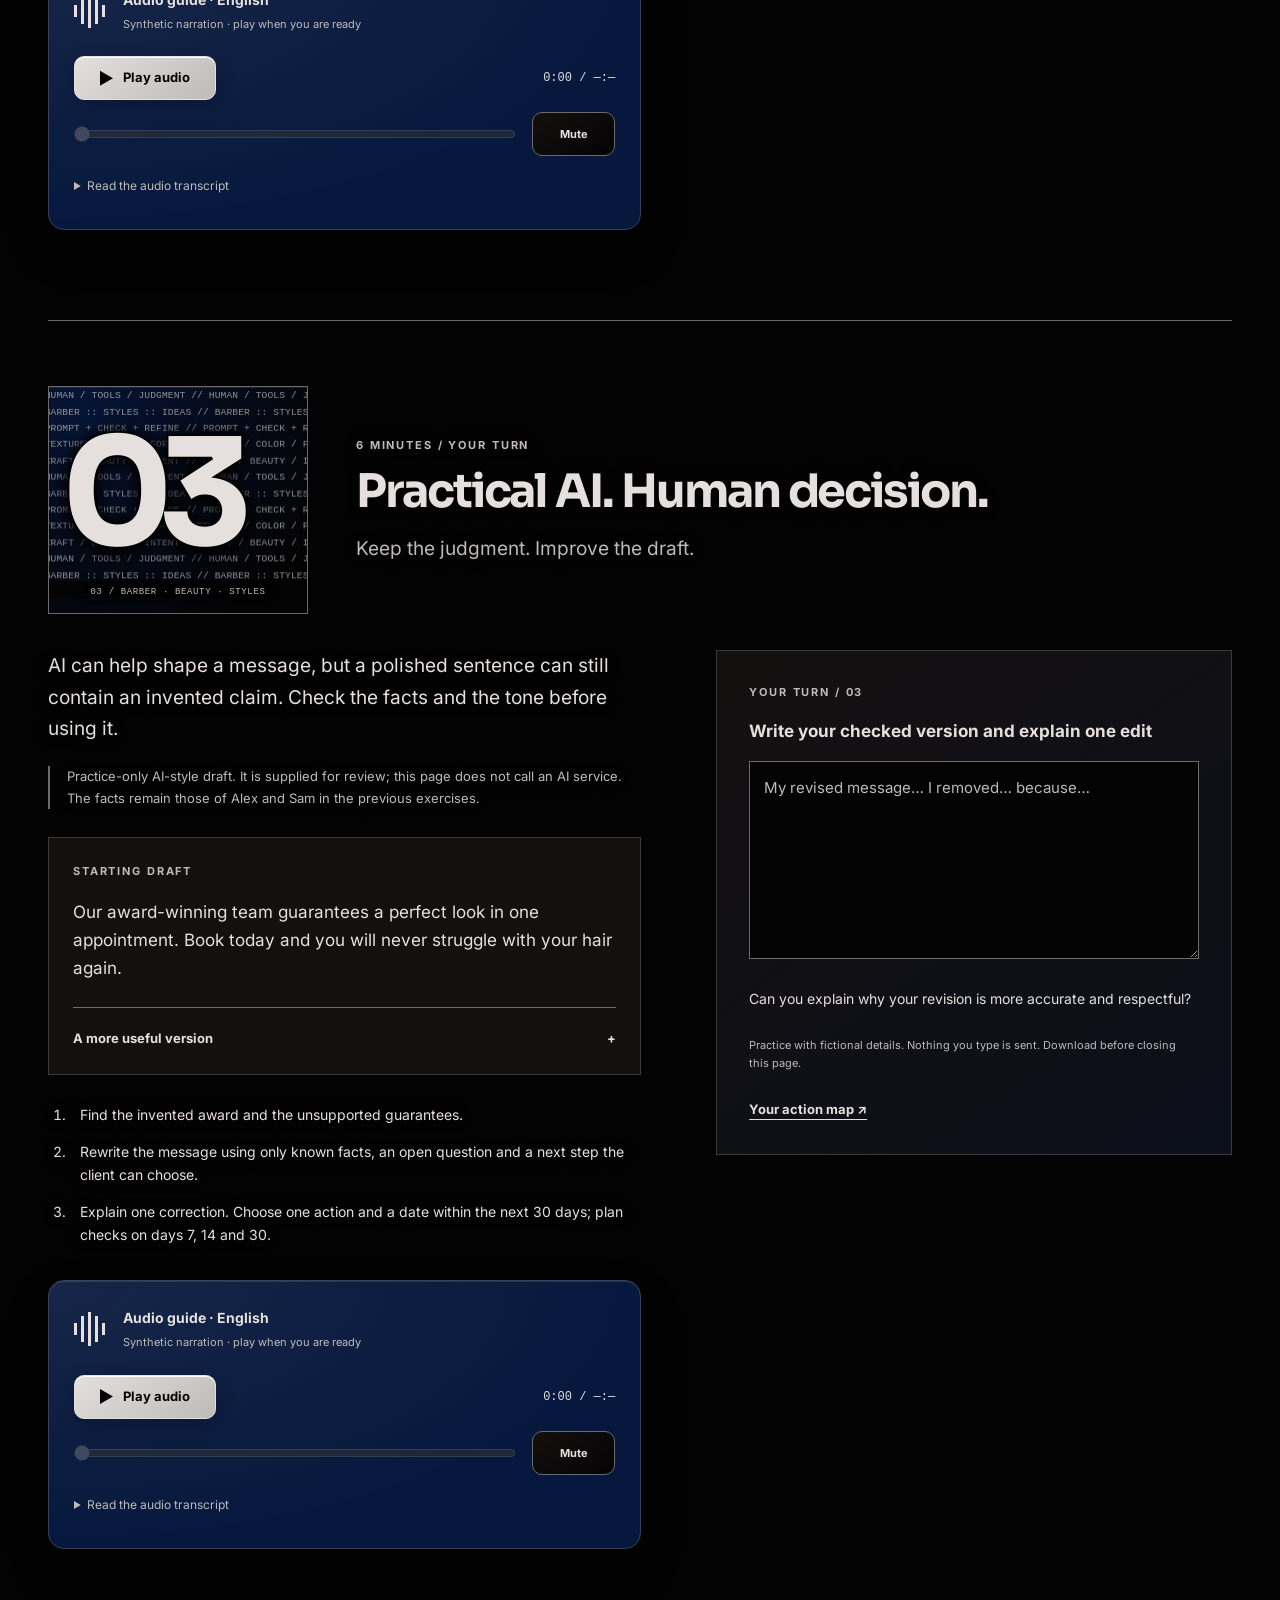
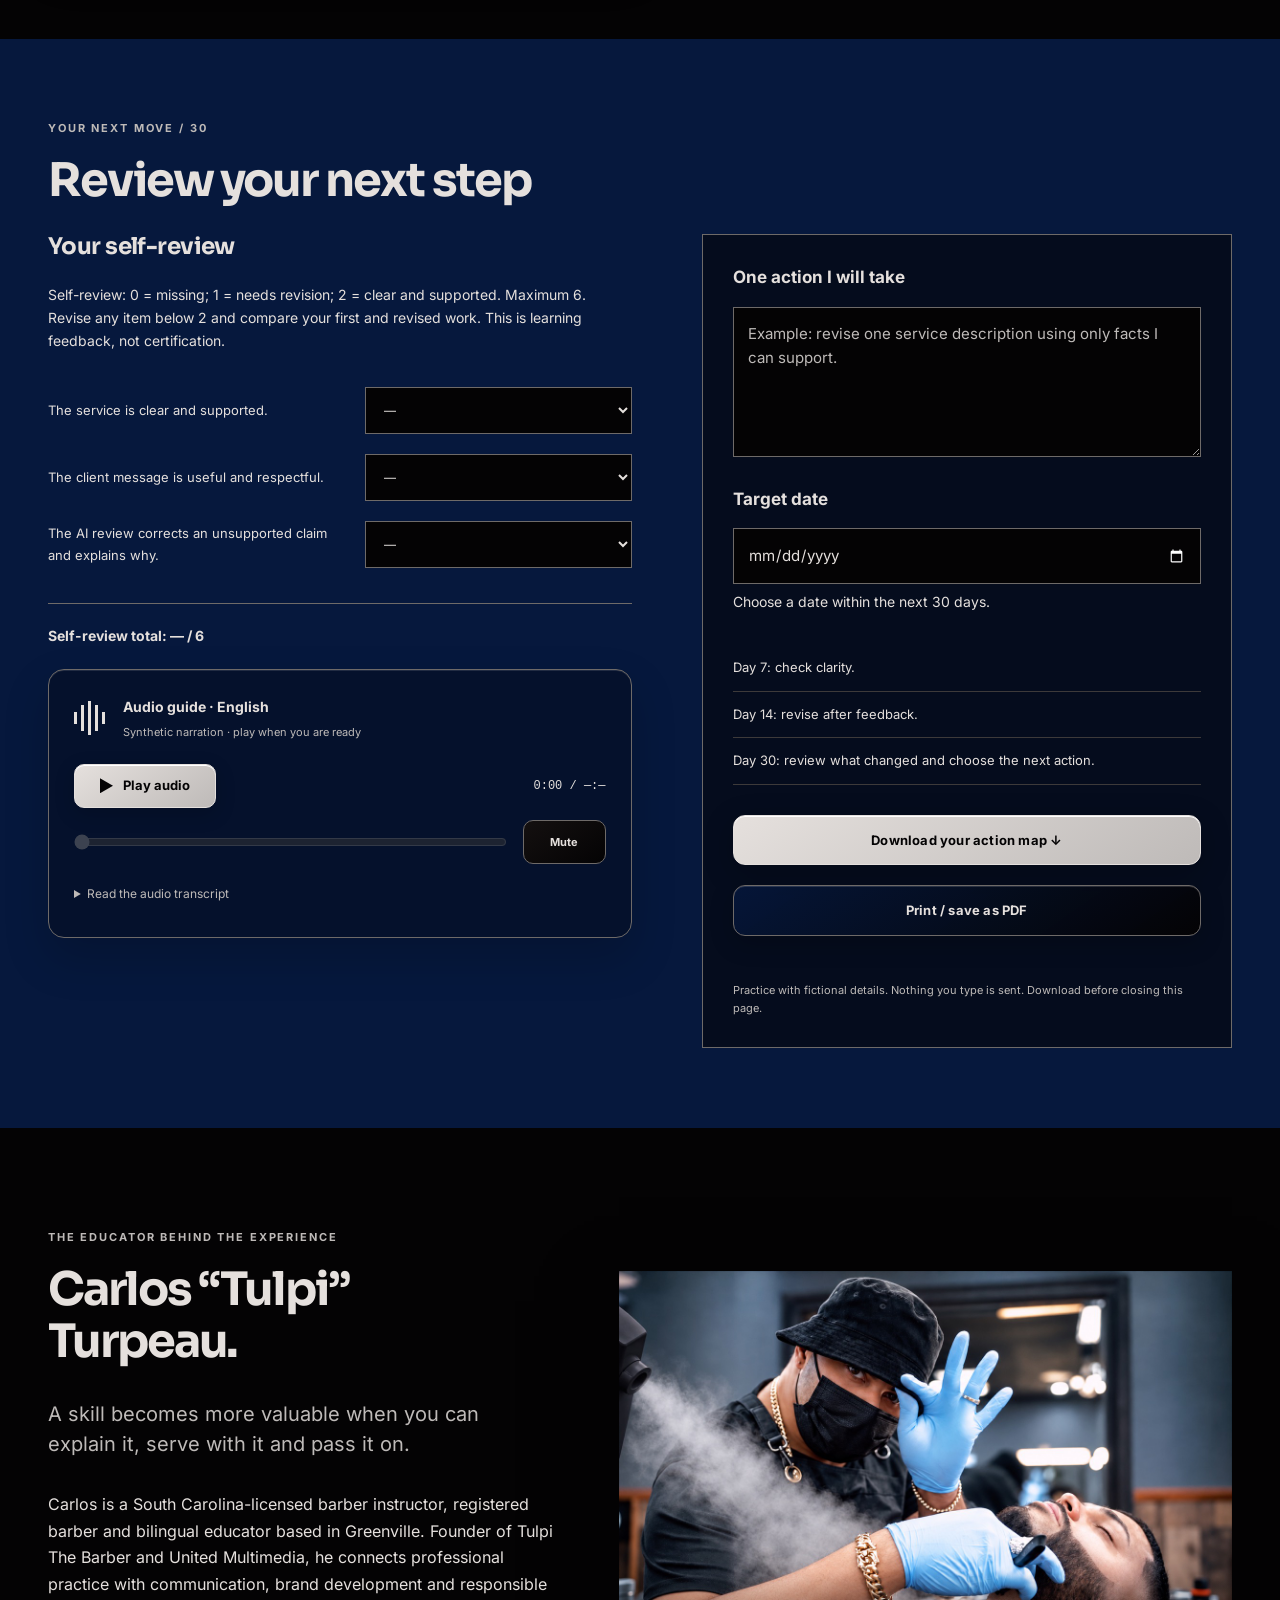
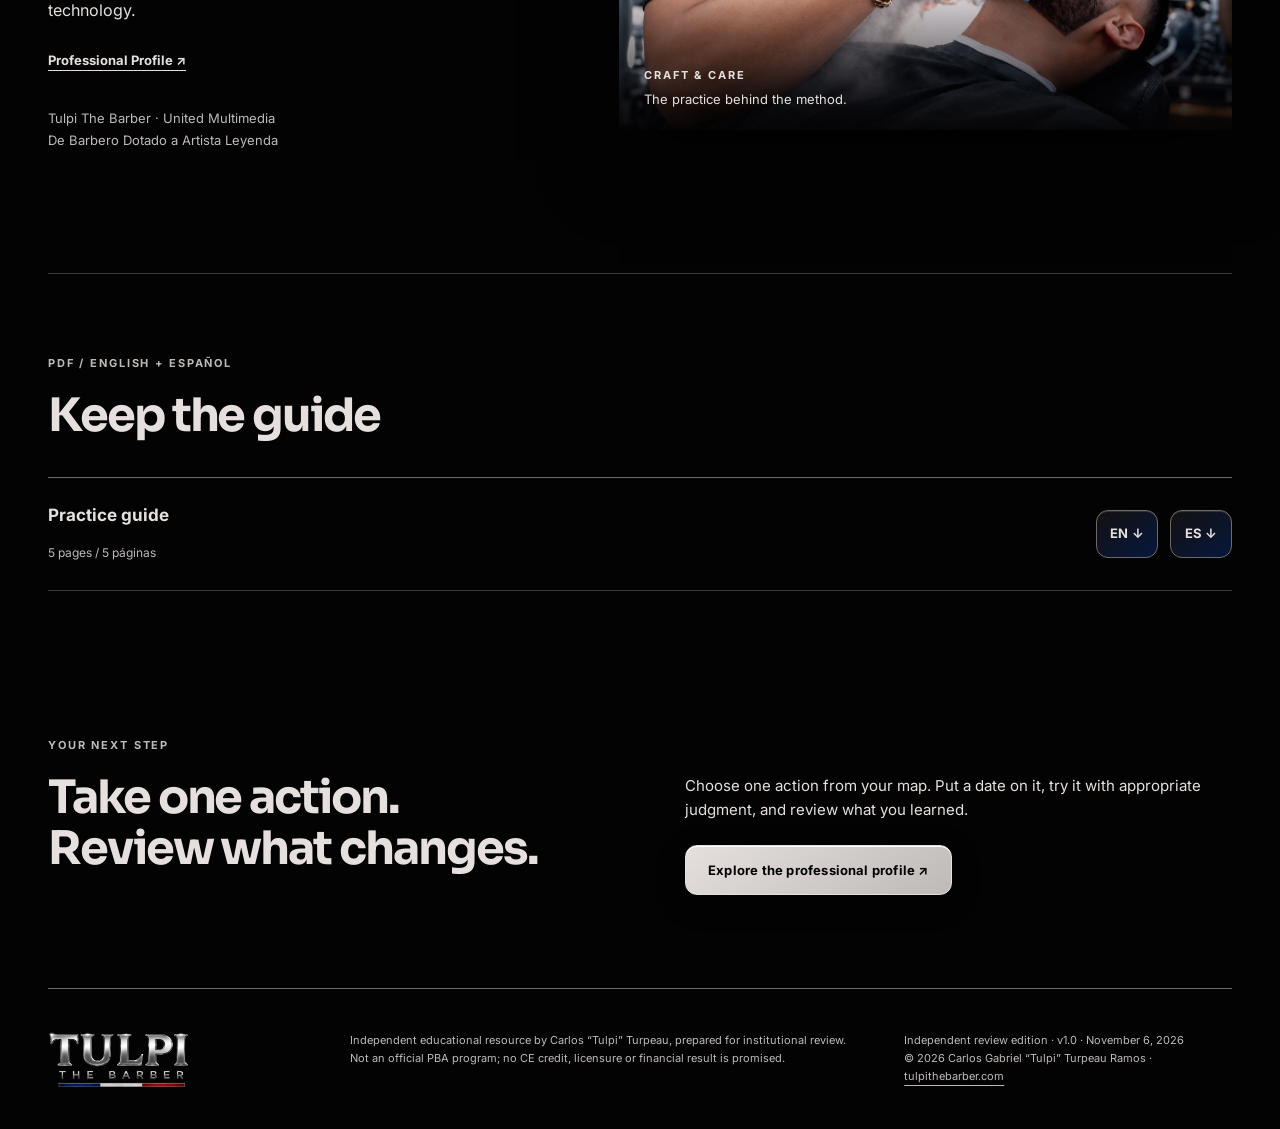
<file: pba-first-30-days/index.html>
<!doctype html><html lang="en"><head><meta charset="utf-8"><meta name="viewport" content="width=device-width,initial-scale=1"><meta name="robots" content="noindex,nofollow"><meta name="description" content="A bilingual learning resource by Carlos Tulpi Turpeau: brand clarity, client conversations and practical AI with human judgment."><meta property="og:title" content="Your First 30 Days | Tulpi The Barber"><meta property="og:description" content="Read. Listen. Practice. An independent bilingual education resource prepared for institutional review."><meta property="og:type" content="website"><meta name="theme-color" content="#040304"><title>Your First 30 Days | Tulpi The Barber</title><link rel="stylesheet" href="styles.css?v=20261106.1"><link rel="icon" href="assets/logo.png"><script defer src="app.js?v=20261106.1"></script></head><body><a class="skip" href="#modules-en">Skip to learning / Ir al contenido</a><header class="topbar"><a href="#" aria-label="Tulpi The Barber, top"><img src="assets/logo.png" alt="Tulpi The Barber" width="150" height="61"></a><nav aria-label="Main navigation"><a data-nav="modules" href="#modules-en">Learn</a><a data-nav="map" href="#map-en">Action map</a><a data-nav="downloads" href="#downloads-en">PDFs</a></nav><div class="top-controls"><button id="motion" aria-pressed="false" title="Reduce motion">Motion: On</button><div class="language-switch" role="group" aria-label="Language / Idioma"><button data-lang="en" aria-pressed="true">EN</button><button data-lang="es" aria-pressed="false">ES</button></div></div></header><main class="language-panel" id="panel-en" lang="en" >
 <section class="hero-stage" aria-labelledby="title-en">
 <figure class="hero-backdrop"><div class="hero-photo-layer"><img src="assets/carlos-clipper-editorial-v4.webp" width="1456" height="1080" alt="Editorial retouch of Carlos working on a haircut in a dark studio; original photograph linked below" fetchpriority="high"><div class="hero-word-field" aria-hidden="true"><div class="word-river"><span>BARBER / STYLES / IDENTITY // POMADE / CURLS / PRECISION</span><span>FADE :: TAPER :: TEXTURE // BARBER STYLES / DIRECTION</span><span>SCISSORS + CLIPPERS + CRAFT // CONSULT / LISTEN / STYLE</span><span>POMADE / CURLS / PRECISION // BALAYAGE :: BOB :: LAYERS</span><span>BARBER STYLES / DIRECTION // BEARD + FACIAL + FINISH</span><span>CONSULT / LISTEN / STYLE // SHAMPOO / MASK / CARE</span><span>BALAYAGE :: BOB :: LAYERS // BARBER STYLES / TRUST</span><span>BEARD + FACIAL + FINISH // HUMAN / TOOLS / JUDGMENT</span><span>SHAMPOO / MASK / CARE // BARBER :: STYLES :: IDEAS</span><span>BARBER STYLES / TRUST // PROMPT + CHECK + REFINE</span><span>HUMAN / TOOLS / JUDGMENT // TEXTURE / COLOR / FORM</span><span>BARBER :: STYLES :: IDEAS // CRAFT / BEAUTY / INTENT</span><span>PROMPT + CHECK + REFINE // BARBER / STYLES / IDENTITY</span><span>TEXTURE / COLOR / FORM // FADE :: TAPER :: TEXTURE</span><span>CRAFT / BEAUTY / INTENT // SCISSORS + CLIPPERS + CRAFT</span><span>BARBER / STYLES / IDENTITY // POMADE / CURLS / PRECISION</span><span>FADE :: TAPER :: TEXTURE // BARBER STYLES / DIRECTION</span><span>SCISSORS + CLIPPERS + CRAFT // CONSULT / LISTEN / STYLE</span><span>POMADE / CURLS / PRECISION // BALAYAGE :: BOB :: LAYERS</span><span>BARBER STYLES / DIRECTION // BEARD + FACIAL + FINISH</span><span>CONSULT / LISTEN / STYLE // SHAMPOO / MASK / CARE</span><span>BALAYAGE :: BOB :: LAYERS // BARBER STYLES / TRUST</span><span>BEARD + FACIAL + FINISH // HUMAN / TOOLS / JUDGMENT</span><span>SHAMPOO / MASK / CARE // BARBER :: STYLES :: IDEAS</span><span>BARBER STYLES / TRUST // PROMPT + CHECK + REFINE</span><span>HUMAN / TOOLS / JUDGMENT // TEXTURE / COLOR / FORM</span></div></div></div><figcaption>CARLOS “TULPI” TURPEAU / EDITORIAL RETOUCH <a href="assets/carlos-clipper-craft.jpg" target="_blank" rel="noopener">View original ↗</a></figcaption></figure>
 <div class="studio-light studio-light-one" aria-hidden="true"></div><div class="studio-light studio-light-two" aria-hidden="true"></div><div class="studio-rig" aria-hidden="true"><i></i><i></i><i></i></div>
 <div class="hero wrap">
 <div class="hero-copy"><p class="eyebrow">TULPI THE BARBER / A practical education resource</p><h1 id="title-en"><span class="title-display">Your First <br>30 Days</span> <span class="hero-subtitle">Brand, Clients &amp; Practical AI</span></h1><p class="hero-promise">A clearer service. A better conversation. A next step you can use.</p><p class="intro">An English–Spanish learning experience by Carlos ‘Tulpi’ Turpeau. Explore three short exercises, hear the guidance and build a one-page action map for your next 30 days.</p><div class="actions"><a class="button light" href="#modules-en">Start the experience <span aria-hidden="true">↗</span></a><a class="text-link" href="downloads/PBA_PRACTICE_V1_EN.pdf" download>Practice guide ↓</a></div><p class="small">Read · Listen · Practice <span class="dot">·</span> English / Español</p></div>
 </div></section>
 <section class="brief wrap" aria-label="The proposal"><div><p class="eyebrow">01 / Who it is for</p><p>Beauty professionals responsible for client communication in a service business, including licensed practitioners and owner-operators.</p></div><div><p class="eyebrow">02 / What you leave with</p><p>One reviewed action map: a clear service statement, a respectful client message and one dated action supported by a human-checked AI draft.</p></div><div><p class="eyebrow">03 / A manageable first step</p><p>About 20–25 minutes at your own pace (estimate; not yet timed with learners).</p></div></section>
 <section class="framework-stage" aria-labelledby="framework-en"><div class="framework-mosaic" aria-hidden="true"><div class="mosaic-tile tile-1 scene-photo" data-scene="barber" style="--tile-x:0%;--tile-y:0%;--tile-delay:0.0s"><img src="assets/editorial-barber-v4.webp" width="1122" height="1402" alt="" loading="lazy" decoding="async"></div><div class="mosaic-tile tile-2" data-scene="stylist" style="--tile-x:25%;--tile-y:0%;--tile-delay:-1.7s"></div><div class="mosaic-tile tile-3" data-scene="clippers" style="--tile-x:50%;--tile-y:0%;--tile-delay:-3.4s"></div><div class="mosaic-tile tile-4" data-scene="scissors" style="--tile-x:75%;--tile-y:0%;--tile-delay:-5.1s"></div><div class="mosaic-tile tile-5" data-scene="barber-facial" style="--tile-x:100%;--tile-y:0%;--tile-delay:-6.8s"></div><div class="mosaic-tile tile-6 scene-photo" data-scene="makeup-artist" style="--tile-x:0%;--tile-y:100%;--tile-delay:-8.5s"><img src="assets/editorial-makeup-v4.webp" width="1122" height="1402" alt="" loading="lazy" decoding="async"></div><div class="mosaic-tile tile-7 scene-photo" data-scene="runway" style="--tile-x:25%;--tile-y:100%;--tile-delay:-10.2s"><img src="assets/editorial-runway-v4.webp" width="1122" height="1402" alt="" loading="lazy" decoding="async"></div><div class="mosaic-tile tile-8" data-scene="influencer" style="--tile-x:50%;--tile-y:100%;--tile-delay:-11.9s"></div><div class="mosaic-tile tile-9" data-scene="european-car" style="--tile-x:75%;--tile-y:100%;--tile-delay:-13.6s"></div><div class="mosaic-tile tile-10" data-scene="women-haircut" style="--tile-x:100%;--tile-y:100%;--tile-delay:-15.299999999999999s"></div></div><div class="framework wrap"><div class="framework-card"><p class="eyebrow">THE FIVE-PILLAR MAP</p><h2 id="framework-en">Five pillars. One starting point.</h2><div class="pillar-line"><div class="pillar "><span>01</span><p>Identity &amp; professional direction</p></div><div class="pillar focus"><span>02</span><p>Brand &amp; communication</p></div><div class="pillar "><span>03</span><p>Education &amp; skills</p></div><div class="pillar "><span>04</span><p>Practical AI</p></div><div class="pillar "><span>05</span><p>Business &amp; money foundations</p></div></div><p class="framework-note">One focused starting point within the five-pillar map. Brand and communication lead; professional direction and practical AI support the practice. The complete program is outside this preview.</p></div><p class="mosaic-caption">Editorial backdrop: AI-created fictional models and scenes.</p></div></section>
 <section class="orientation wrap"><div><p class="eyebrow">Learning path</p><h2>Three exercises. One useful result.</h2><p>Use a fictional situation. Write on paper or in the on-page fields. No AI account, subscription or real client information is needed. Your entries stay in this open page; download them before closing it.</p><nav class="module-nav" aria-label="Learning path"><a href="#module-brand-en"><span>01</span>Brand with direction</a><a href="#module-clients-en"><span>02</span>A useful client conversation</a><a href="#module-ai-en"><span>03</span>Practical AI. Human decision.</a></nav></div><div class="audio-guide"><div class="audio-head"><span class="sound-mark" aria-hidden="true"><i></i><i></i><i></i><i></i><i></i></span><div><strong>Audio guide · English</strong><small>Synthetic narration · play when you are ready</small></div></div><audio id="audio-intro-en" controls preload="none" data-audio="intro" aria-label="Listen to the guidance: intro · English" src="audio/intro-en.mp3"></audio><div class="audio-controls" hidden><button type="button" class="audio-play" data-play="Play audio" data-pause="Pause" aria-pressed="false" aria-controls="audio-intro-en" aria-label="Play audio"><span class="audio-play-icon" aria-hidden="true"></span><span class="audio-play-label">Play audio</span></button><output class="audio-time">0:00 / —:—</output><input class="audio-seek" type="range" min="0" max="1000" value="0" step="1" disabled aria-label="Audio position" aria-controls="audio-intro-en"><button type="button" class="audio-mute" data-mute="Mute" data-unmute="Sound on" aria-pressed="false" aria-controls="audio-intro-en">Mute</button></div><details class="transcript"><summary>Read the audio transcript</summary><p>Welcome. This is a practical learning preview by Carlos Tulpi Turpeau, a bilingual barber instructor and educator. The aim is simple: a clearer service, a better client conversation and a next step you can use. You will work through three short exercises and create a one-page action map. Read, listen or use the printable guide. English and Spanish cover the same learning goals. Use fictional examples and keep real client information out of the exercise. Start with the first module whenever you are ready.</p><a href="audio/intro-en.mp3" download>MP3 ↓</a> · <a href="audio/intro-en.txt" download>TXT ↓</a></details></div></section><div class="modules-stage" id="modules-en"><div class="modules-atmosphere" aria-hidden="true"><div class="modules-photo-window"><img class="backdrop-fashion" src="assets/editorial-fashion-trio-v3.webp" width="1536" height="1024" alt="" loading="lazy" decoding="async"></div></div><p class="modules-art-note wrap">Editorial backdrop · AI-created fictional models.</p><section class="module wrap" id="module-brand-en" aria-labelledby="heading-brand-en"><div class="module-heading"><div class="code-number" aria-hidden="true" data-code-number="01"><svg viewBox="0 0 300 225" focusable="false"><defs><pattern id="words-brand-en" width="300" height="95" patternUnits="userSpaceOnUse"><g class="code-words"><text x="-5" y="13">BARBER / STYLES / IDENTITY // BARBER / STYLES / IDENTITY</text><text x="-5" y="32">FADE :: TAPER :: TEXTURE // FADE :: TAPER :: TEXTURE</text><text x="-5" y="51">SCISSORS + CLIPPERS + CRAFT // SCISSORS + CLIPPERS + CRAFT</text><text x="-5" y="70">POMADE / CURLS / PRECISION // POMADE / CURLS / PRECISION</text><text x="-5" y="89">BARBER STYLES / DIRECTION // BARBER STYLES / DIRECTION</text></g></pattern></defs><rect class="code-field" width="300" height="225" fill="url(#words-brand-en)"/><text x="14" y="183" class="digit-shape digit-foreground">01</text></svg><span class="code-index">01 / BARBER · BEAUTY · STYLES</span></div><div><p class="eyebrow">4 minutes / Your turn</p><h2 id="heading-brand-en"><span class="sr-only">01. </span>Brand with direction</h2><p class="kicker">Say what you actually help people do.</p></div></div><div class="module-grid"><div class="lesson"><p class="lead">A useful service statement names the person you serve, the need you address and a service you can actually deliver. Specific language helps a client understand the next conversation.</p><p class="scenario">Fictional example: Alex offers haircut consultations and grooming services. Alex has not earned any awards mentioned in this exercise.</p><div class="comparison"><p class="eyebrow">Starting draft</p><blockquote>I am the best. I transform everyone’s life.</blockquote><details><summary>A more useful version <span aria-hidden="true">+</span></summary><p>I help clients who want a manageable haircut explore a style and maintenance routine that fit their day.</p></details></div><ol class="steps"><li>Choose a client need you understand.</li><li>Complete: I help [audience] with [need] through [a service I can actually deliver].</li><li>Remove one vague or unsupported claim. Read the sentence as if you were a new client.</li></ol><div class="audio-guide"><div class="audio-head"><span class="sound-mark" aria-hidden="true"><i></i><i></i><i></i><i></i><i></i></span><div><strong>Audio guide · English</strong><small>Synthetic narration · play when you are ready</small></div></div><audio id="audio-brand-en" controls preload="none" data-audio="brand" aria-label="Listen to the guidance: brand · English" src="audio/brand-en.mp3"></audio><div class="audio-controls" hidden><button type="button" class="audio-play" data-play="Play audio" data-pause="Pause" aria-pressed="false" aria-controls="audio-brand-en" aria-label="Play audio"><span class="audio-play-icon" aria-hidden="true"></span><span class="audio-play-label">Play audio</span></button><output class="audio-time">0:00 / —:—</output><input class="audio-seek" type="range" min="0" max="1000" value="0" step="1" disabled aria-label="Audio position" aria-controls="audio-brand-en"><button type="button" class="audio-mute" data-mute="Mute" data-unmute="Sound on" aria-pressed="false" aria-controls="audio-brand-en">Mute</button></div><details class="transcript"><summary>Read the audio transcript</summary><p>Start with a real service, not a big claim. Your brand should help someone understand whether you can serve their needs. In our fictional example, Alex offers haircut consultations and grooming services. Saying, I am the best, gives the client very little information. A clearer statement is: I help clients who want a manageable haircut explore a style and maintenance routine that fit their day. Now try your version. Name the people you serve, the need you address and the service you can actually deliver. Remove a claim you cannot support. Pause the audio, write one sentence and read it as a new client would. Clarity is the first result.</p><a href="audio/brand-en.mp3" download>MP3 ↓</a> · <a href="audio/brand-en.txt" download>TXT ↓</a></details></div></div><div class="activity"><p class="eyebrow">Your turn / 01</p><label for="input-brand-en">Write your service statement</label><textarea id="input-brand-en" data-field="brand" maxlength="1400" rows="7" placeholder="I help… with… through…" aria-describedby="hint-brand-en"></textarea><p id="hint-brand-en" class="field-hint">Could a new client tell what you offer without a promise you cannot support?</p><p class="small">Practice with fictional details. Nothing you type is sent. Download before closing this page.</p><a class="text-link" href="#map-en">Your action map ↗</a></div></div></section><section class="module wrap" id="module-clients-en" aria-labelledby="heading-clients-en"><div class="module-heading"><div class="code-number" aria-hidden="true" data-code-number="02"><svg viewBox="0 0 300 225" focusable="false"><defs><pattern id="words-clients-en" width="300" height="95" patternUnits="userSpaceOnUse"><g class="code-words"><text x="-5" y="13">CONSULT / LISTEN / STYLE // CONSULT / LISTEN / STYLE</text><text x="-5" y="32">BALAYAGE :: BOB :: LAYERS // BALAYAGE :: BOB :: LAYERS</text><text x="-5" y="51">BEARD + FACIAL + FINISH // BEARD + FACIAL + FINISH</text><text x="-5" y="70">SHAMPOO / MASK / CARE // SHAMPOO / MASK / CARE</text><text x="-5" y="89">BARBER STYLES / TRUST // BARBER STYLES / TRUST</text></g></pattern></defs><rect class="code-field" width="300" height="225" fill="url(#words-clients-en)"/><text x="14" y="183" class="digit-shape digit-foreground">02</text></svg><span class="code-index">02 / BARBER · BEAUTY · STYLES</span></div><div><p class="eyebrow">4 minutes / Your turn</p><h2 id="heading-clients-en"><span class="sr-only">02. </span>A useful client conversation</h2><p class="kicker">Listen before you recommend.</p></div></div><div class="module-grid"><div class="lesson"><p class="lead">A consultation begins with the client’s priority. An open question creates room to understand it; a clear next step gives the client a choice.</p><p class="scenario">Fictional client: Sam wants a style that is easier to manage before work. Sam has not asked for a particular cut and has not agreed to book.</p><div class="comparison"><p class="eyebrow">Starting draft</p><blockquote>You need our premium service. Book now.</blockquote><details><summary>A more useful version <span aria-hidden="true">+</span></summary><p>What takes the most time in your morning hair routine? If you would like, we can discuss a style and maintenance plan in a consultation before choosing a service.</p></details></div><ol class="steps"><li>Ask one open question about Sam’s priority.</li><li>Offer one clear next step without pressure or an assumed booking.</li><li>Read the two sentences aloud. Check usefulness, tone and permission.</li></ol><div class="audio-guide"><div class="audio-head"><span class="sound-mark" aria-hidden="true"><i></i><i></i><i></i><i></i><i></i></span><div><strong>Audio guide · English</strong><small>Synthetic narration · play when you are ready</small></div></div><audio id="audio-clients-en" controls preload="none" data-audio="clients" aria-label="Listen to the guidance: clients · English" src="audio/clients-en.mp3"></audio><div class="audio-controls" hidden><button type="button" class="audio-play" data-play="Play audio" data-pause="Pause" aria-pressed="false" aria-controls="audio-clients-en" aria-label="Play audio"><span class="audio-play-icon" aria-hidden="true"></span><span class="audio-play-label">Play audio</span></button><output class="audio-time">0:00 / —:—</output><input class="audio-seek" type="range" min="0" max="1000" value="0" step="1" disabled aria-label="Audio position" aria-controls="audio-clients-en"><button type="button" class="audio-mute" data-mute="Mute" data-unmute="Sound on" aria-pressed="false" aria-controls="audio-clients-en">Mute</button></div><details class="transcript"><summary>Read the audio transcript</summary><p>A strong consultation is a conversation, not a sales script. Meet Sam, a fictional client who wants a hairstyle that is easier to manage before work. We do not know the right cut yet, and Sam has not agreed to book. Start with a question: What takes the most time in your morning hair routine? Then offer a choice: If you would like, we can discuss a style and maintenance plan in a consultation before choosing a service. Your task is to write two sentences of your own. One open question and one respectful next step. Read them aloud. Listen for pressure, assumptions and promises. Nothing is sent during this exercise.</p><a href="audio/clients-en.mp3" download>MP3 ↓</a> · <a href="audio/clients-en.txt" download>TXT ↓</a></details></div></div><div class="activity"><p class="eyebrow">Your turn / 02</p><label for="input-clients-en">Write your two-sentence message</label><textarea id="input-clients-en" data-field="clients" maxlength="1400" rows="7" placeholder="What…? If you would like, we can…" aria-describedby="hint-clients-en"></textarea><p id="hint-clients-en" class="field-hint">Does your message ask before recommending and leave the next step to the client?</p><p class="small">Practice with fictional details. Nothing you type is sent. Download before closing this page.</p><a class="text-link" href="#map-en">Your action map ↗</a></div></div></section><section class="module wrap" id="module-ai-en" aria-labelledby="heading-ai-en"><div class="module-heading"><div class="code-number" aria-hidden="true" data-code-number="03"><svg viewBox="0 0 300 225" focusable="false"><defs><pattern id="words-ai-en" width="300" height="95" patternUnits="userSpaceOnUse"><g class="code-words"><text x="-5" y="13">HUMAN / TOOLS / JUDGMENT // HUMAN / TOOLS / JUDGMENT</text><text x="-5" y="32">BARBER :: STYLES :: IDEAS // BARBER :: STYLES :: IDEAS</text><text x="-5" y="51">PROMPT + CHECK + REFINE // PROMPT + CHECK + REFINE</text><text x="-5" y="70">TEXTURE / COLOR / FORM // TEXTURE / COLOR / FORM</text><text x="-5" y="89">CRAFT / BEAUTY / INTENT // CRAFT / BEAUTY / INTENT</text></g></pattern></defs><rect class="code-field" width="300" height="225" fill="url(#words-ai-en)"/><text x="14" y="183" class="digit-shape digit-foreground">03</text></svg><span class="code-index">03 / BARBER · BEAUTY · STYLES</span></div><div><p class="eyebrow">6 minutes / Your turn</p><h2 id="heading-ai-en"><span class="sr-only">03. </span>Practical AI. Human decision.</h2><p class="kicker">Keep the judgment. Improve the draft.</p></div></div><div class="module-grid"><div class="lesson"><p class="lead">AI can help shape a message, but a polished sentence can still contain an invented claim. Check the facts and the tone before using it.</p><p class="scenario">Practice-only AI-style draft. It is supplied for review; this page does not call an AI service. The facts remain those of Alex and Sam in the previous exercises.</p><div class="comparison"><p class="eyebrow">Starting draft</p><blockquote>Our award-winning team guarantees a perfect look in one appointment. Book today and you will never struggle with your hair again.</blockquote><details><summary>A more useful version <span aria-hidden="true">+</span></summary><p>What would you most like to simplify in your daily routine? If you would like, we can start with a consultation and discuss a style and maintenance plan before choosing a service.</p></details></div><ol class="steps"><li>Find the invented award and the unsupported guarantees.</li><li>Rewrite the message using only known facts, an open question and a next step the client can choose.</li><li>Explain one correction. Choose one action and a date within the next 30 days; plan checks on days 7, 14 and 30.</li></ol><div class="audio-guide"><div class="audio-head"><span class="sound-mark" aria-hidden="true"><i></i><i></i><i></i><i></i><i></i></span><div><strong>Audio guide · English</strong><small>Synthetic narration · play when you are ready</small></div></div><audio id="audio-ai-en" controls preload="none" data-audio="ai" aria-label="Listen to the guidance: ai · English" src="audio/ai-en.mp3"></audio><div class="audio-controls" hidden><button type="button" class="audio-play" data-play="Play audio" data-pause="Pause" aria-pressed="false" aria-controls="audio-ai-en" aria-label="Play audio"><span class="audio-play-icon" aria-hidden="true"></span><span class="audio-play-label">Play audio</span></button><output class="audio-time">0:00 / —:—</output><input class="audio-seek" type="range" min="0" max="1000" value="0" step="1" disabled aria-label="Audio position" aria-controls="audio-ai-en"><button type="button" class="audio-mute" data-mute="Mute" data-unmute="Sound on" aria-pressed="false" aria-controls="audio-ai-en">Mute</button></div><details class="transcript"><summary>Read the audio transcript</summary><p>Useful artificial intelligence begins with responsible human review. Read the practice draft on screen. It claims an award-winning team and guarantees a perfect result. Neither claim is supported by our fictional case. A confident tone is not evidence. Remove the invented award and the guarantees, then return to an open question and a clear next step. Explain one correction in your own words. This is a supplied example, so you do not need an AI account and you should not enter client information. Finally, choose one action you can complete within thirty days. Add a date and plan checks on days seven, fourteen and thirty. The tool can help draft. You remain responsible for what you use.</p><a href="audio/ai-en.mp3" download>MP3 ↓</a> · <a href="audio/ai-en.txt" download>TXT ↓</a></details></div></div><div class="activity"><p class="eyebrow">Your turn / 03</p><label for="input-ai-en">Write your checked version and explain one edit</label><textarea id="input-ai-en" data-field="ai" maxlength="1400" rows="7" placeholder="My revised message… I removed… because…" aria-describedby="hint-ai-en"></textarea><p id="hint-ai-en" class="field-hint">Can you explain why your revision is more accurate and respectful?</p><p class="small">Practice with fictional details. Nothing you type is sent. Download before closing this page.</p><a class="text-link" href="#map-en">Your action map ↗</a></div></div></section></div><section class="map-section" id="map-en"><div class="wrap"><p class="eyebrow">YOUR NEXT MOVE / 30</p><h2>Review your next step</h2><div class="map-grid"><div><h3>Your self-review</h3><p>Self-review: 0 = missing; 1 = needs revision; 2 = clear and supported. Maximum 6. Revise any item below 2 and compare your first and revised work. This is learning feedback, not certification.</p><div class="rubric"><label for="score-0-en">The service is clear and supported.</label><select id="score-0-en" data-score="0" aria-label="The service is clear and supported."><option value="">—</option><option value="0">0 — Missing</option><option value="1">1 — Needs revision</option><option value="2">2 — Clear and supported</option></select><label for="score-1-en">The client message is useful and respectful.</label><select id="score-1-en" data-score="1" aria-label="The client message is useful and respectful."><option value="">—</option><option value="0">0 — Missing</option><option value="1">1 — Needs revision</option><option value="2">2 — Clear and supported</option></select><label for="score-2-en">The AI review corrects an unsupported claim and explains why.</label><select id="score-2-en" data-score="2" aria-label="The AI review corrects an unsupported claim and explains why."><option value="">—</option><option value="0">0 — Missing</option><option value="1">1 — Needs revision</option><option value="2">2 — Clear and supported</option></select></div><p class="score-total" aria-live="polite">Self-review total: <output data-total>— / 6</output></p><div class="audio-guide"><div class="audio-head"><span class="sound-mark" aria-hidden="true"><i></i><i></i><i></i><i></i><i></i></span><div><strong>Audio guide · English</strong><small>Synthetic narration · play when you are ready</small></div></div><audio id="audio-review-en" controls preload="none" data-audio="review" aria-label="Listen to the guidance: review · English" src="audio/review-en.mp3"></audio><div class="audio-controls" hidden><button type="button" class="audio-play" data-play="Play audio" data-pause="Pause" aria-pressed="false" aria-controls="audio-review-en" aria-label="Play audio"><span class="audio-play-icon" aria-hidden="true"></span><span class="audio-play-label">Play audio</span></button><output class="audio-time">0:00 / —:—</output><input class="audio-seek" type="range" min="0" max="1000" value="0" step="1" disabled aria-label="Audio position" aria-controls="audio-review-en"><button type="button" class="audio-mute" data-mute="Mute" data-unmute="Sound on" aria-pressed="false" aria-controls="audio-review-en">Mute</button></div><details class="transcript"><summary>Read the audio transcript</summary><p>Before you finish, review three things. Is your service clear and supported? Is your client message useful and respectful? Did your AI review correct an unsupported claim and explain why? Give each item zero, one or two points. Zero means missing, one means revise and two means clear and supported. Revise any item below two. The score is feedback, not a certificate. Then choose one action and a date within the next thirty days. Check your progress on days seven, fourteen and thirty. Download your action map before closing the page. Your next step matters more than a perfect first draft.</p><a href="audio/review-en.mp3" download>MP3 ↓</a> · <a href="audio/review-en.txt" download>TXT ↓</a></details></div></div><div class="action-card"><label for="action-en">One action I will take</label><textarea id="action-en" data-field="action" maxlength="1000" rows="4" placeholder="Example: revise one service description using only facts I can support."></textarea><label for="date-en">Target date</label><input id="date-en" data-field="date" type="date"><p class="date-hint" aria-live="polite"></p><ol class="checkpoints"><li>Day 7: check clarity.</li><li>Day 14: revise after feedback.</li><li>Day 30: review what changed and choose the next action.</li></ol><button class="button light" data-download>Download your action map ↓</button><button class="text-link print-button" data-print>Print / save as PDF</button><p class="small">Practice with fictional details. Nothing you type is sent. Download before closing this page.</p></div></div></div></section>
 <section class="educator wrap"><div class="educator-copy"><p class="eyebrow">The educator behind the experience</p><h2>Carlos “Tulpi”<br>Turpeau.</h2><blockquote class="philosophy">A skill becomes more valuable when you can explain it, serve with it and pass it on.</blockquote><p class="educator-bio">Carlos is a South Carolina-licensed barber instructor, registered barber and bilingual educator based in Greenville. Founder of Tulpi The Barber and United Multimedia, he connects professional practice with communication, brand development and responsible technology.</p><a class="text-link" href="https://tulpithebarber.com/professional-profile/" target="_blank" rel="noopener">Professional Profile ↗</a><p class="small">Tulpi The Barber · United Multimedia<br>De Barbero Dotado a Artista Leyenda</p></div><figure class="educator-photo"><img src="assets/carlos-barber-service.jpg" width="1280" height="960" alt="Carlos in a bucket hat, using a razor during a beard service with steam" loading="lazy"><figcaption><span>CRAFT & CARE</span><small>The practice behind the method.</small></figcaption></figure></section>
 <section class="downloads wrap" id="downloads-en"><p class="eyebrow">PDF / ENGLISH + ESPAÑOL</p><h2>Keep the guide</h2><div class="download-list"><div class="download-row"><div><h3>Practice guide</h3><small>5 pages / 5 páginas</small></div><div><a href="downloads/PBA_PRACTICE_V1_EN.pdf" download aria-label="Practice guide English">EN ↓</a><a href="downloads/PBA_PRACTICE_V1_ES.pdf" download aria-label="Guía de práctica español">ES ↓</a></div></div></div></section><section class="next wrap"><div><p class="eyebrow">Your next step</p><h2>Take one action.<br>Review what changes.</h2></div><div><p>Choose one action from your map. Put a date on it, try it with appropriate judgment, and review what you learned.</p><a class="button light" href="https://tulpithebarber.com/professional-profile/">Explore the professional profile ↗</a></div></section><footer class="wrap"><img src="assets/logo.png" width="140" height="57" alt="Tulpi The Barber" loading="lazy"><p>Independent educational resource by Carlos “Tulpi” Turpeau, prepared for institutional review. Not an official PBA program; no CE credit, licensure or financial result is promised.</p><p class="small">Independent review edition · v1.0 · November 6, 2026<br>© 2026 Carlos Gabriel “Tulpi” Turpeau Ramos · <a href="https://tulpithebarber.com/">tulpithebarber.com</a></p></footer></main><main class="language-panel" id="panel-es" lang="es" hidden>
 <section class="hero-stage" aria-labelledby="title-es">
 <figure class="hero-backdrop"><div class="hero-photo-layer"><img src="assets/carlos-clipper-editorial-v4.webp" width="1456" height="1080" alt="Retoque editorial de Carlos trabajando un corte con fondo de estudio oscuro; foto original enlazada debajo" fetchpriority="high"><div class="hero-word-field" aria-hidden="true"><div class="word-river"><span>BARBERÍA / ESTILOS / IDENTIDAD // POMADA / RIZOS / PRECISIÓN</span><span>DEGRADADO :: TEXTURA :: CORTE // ESTILISTA / BELLEZA / DIRECCIÓN</span><span>TIJERAS + MÁQUINAS + OFICIO // CONSULTA / ESCUCHA / ESTILO</span><span>POMADA / RIZOS / PRECISIÓN // BALAYAGE :: BOB :: CAPAS</span><span>ESTILISTA / BELLEZA / DIRECCIÓN // BARBA + FACIAL + ACABADO</span><span>CONSULTA / ESCUCHA / ESTILO // CHAMPÚ / MASCARILLA / CUIDADO</span><span>BALAYAGE :: BOB :: CAPAS // BARBERÍA / BELLEZA / CONFIANZA</span><span>BARBA + FACIAL + ACABADO // PERSONA / HERRAMIENTAS / CRITERIO</span><span>CHAMPÚ / MASCARILLA / CUIDADO // BARBERÍA :: ESTILOS :: IDEAS</span><span>BARBERÍA / BELLEZA / CONFIANZA // PREGUNTAR + VERIFICAR + MEJORAR</span><span>PERSONA / HERRAMIENTAS / CRITERIO // TEXTURA / COLOR / FORMA</span><span>BARBERÍA :: ESTILOS :: IDEAS // OFICIO / BELLEZA / INTENCIÓN</span><span>PREGUNTAR + VERIFICAR + MEJORAR // BARBERÍA / ESTILOS / IDENTIDAD</span><span>TEXTURA / COLOR / FORMA // DEGRADADO :: TEXTURA :: CORTE</span><span>OFICIO / BELLEZA / INTENCIÓN // TIJERAS + MÁQUINAS + OFICIO</span><span>BARBERÍA / ESTILOS / IDENTIDAD // POMADA / RIZOS / PRECISIÓN</span><span>DEGRADADO :: TEXTURA :: CORTE // ESTILISTA / BELLEZA / DIRECCIÓN</span><span>TIJERAS + MÁQUINAS + OFICIO // CONSULTA / ESCUCHA / ESTILO</span><span>POMADA / RIZOS / PRECISIÓN // BALAYAGE :: BOB :: CAPAS</span><span>ESTILISTA / BELLEZA / DIRECCIÓN // BARBA + FACIAL + ACABADO</span><span>CONSULTA / ESCUCHA / ESTILO // CHAMPÚ / MASCARILLA / CUIDADO</span><span>BALAYAGE :: BOB :: CAPAS // BARBERÍA / BELLEZA / CONFIANZA</span><span>BARBA + FACIAL + ACABADO // PERSONA / HERRAMIENTAS / CRITERIO</span><span>CHAMPÚ / MASCARILLA / CUIDADO // BARBERÍA :: ESTILOS :: IDEAS</span><span>BARBERÍA / BELLEZA / CONFIANZA // PREGUNTAR + VERIFICAR + MEJORAR</span><span>PERSONA / HERRAMIENTAS / CRITERIO // TEXTURA / COLOR / FORMA</span></div></div></div><figcaption>CARLOS “TULPI” TURPEAU / RETOQUE EDITORIAL <a href="assets/carlos-clipper-craft.jpg" target="_blank" rel="noopener">Ver original ↗</a></figcaption></figure>
 <div class="studio-light studio-light-one" aria-hidden="true"></div><div class="studio-light studio-light-two" aria-hidden="true"></div><div class="studio-rig" aria-hidden="true"><i></i><i></i><i></i></div>
 <div class="hero wrap">
 <div class="hero-copy"><p class="eyebrow">TULPI THE BARBER / Un recurso de educación práctica</p><h1 id="title-es"><span class="title-display">Tus primeros <br>30 días</span> <span class="hero-subtitle">Marca, clientes e IA práctica</span></h1><p class="hero-promise">Un servicio más claro. Una mejor conversación. Un siguiente paso que puedes aplicar.</p><p class="intro">Una experiencia de aprendizaje en español e inglés de Carlos ‘Tulpi’ Turpeau. Explora tres ejercicios breves, escucha la guía y construye una ficha de acción para tus próximos 30 días.</p><div class="actions"><a class="button light" href="#modules-es">Comenzar la experiencia <span aria-hidden="true">↗</span></a><a class="text-link" href="downloads/PBA_PRACTICE_V1_ES.pdf" download>Guía de práctica ↓</a></div><p class="small">Leer · Escuchar · Practicar <span class="dot">·</span> English / Español</p></div>
 </div></section>
 <section class="brief wrap" aria-label="La propuesta"><div><p class="eyebrow">01 / Para quién</p><p>Profesionales de belleza responsables de la comunicación con clientes en un negocio de servicios, incluidos profesionales licenciados y propietarios que operan su negocio.</p></div><div><p class="eyebrow">02 / Qué te llevas</p><p>Una ficha de acción revisada: una descripción clara del servicio, un mensaje respetuoso al cliente y una acción con fecha, apoyada por un borrador de IA verificado por la persona.</p></div><div><p class="eyebrow">03 / Un primer paso manejable</p><p>Unos 20–25 minutos a tu ritmo (estimación; aún no se ha medido con participantes).</p></div></section>
 <section class="framework-stage" aria-labelledby="framework-es"><div class="framework-mosaic" aria-hidden="true"><div class="mosaic-tile tile-1 scene-photo" data-scene="barber" style="--tile-x:0%;--tile-y:0%;--tile-delay:0.0s"><img src="assets/editorial-barber-v4.webp" width="1122" height="1402" alt="" loading="lazy" decoding="async"></div><div class="mosaic-tile tile-2" data-scene="stylist" style="--tile-x:25%;--tile-y:0%;--tile-delay:-1.7s"></div><div class="mosaic-tile tile-3" data-scene="clippers" style="--tile-x:50%;--tile-y:0%;--tile-delay:-3.4s"></div><div class="mosaic-tile tile-4" data-scene="scissors" style="--tile-x:75%;--tile-y:0%;--tile-delay:-5.1s"></div><div class="mosaic-tile tile-5" data-scene="barber-facial" style="--tile-x:100%;--tile-y:0%;--tile-delay:-6.8s"></div><div class="mosaic-tile tile-6 scene-photo" data-scene="makeup-artist" style="--tile-x:0%;--tile-y:100%;--tile-delay:-8.5s"><img src="assets/editorial-makeup-v4.webp" width="1122" height="1402" alt="" loading="lazy" decoding="async"></div><div class="mosaic-tile tile-7 scene-photo" data-scene="runway" style="--tile-x:25%;--tile-y:100%;--tile-delay:-10.2s"><img src="assets/editorial-runway-v4.webp" width="1122" height="1402" alt="" loading="lazy" decoding="async"></div><div class="mosaic-tile tile-8" data-scene="influencer" style="--tile-x:50%;--tile-y:100%;--tile-delay:-11.9s"></div><div class="mosaic-tile tile-9" data-scene="european-car" style="--tile-x:75%;--tile-y:100%;--tile-delay:-13.6s"></div><div class="mosaic-tile tile-10" data-scene="women-haircut" style="--tile-x:100%;--tile-y:100%;--tile-delay:-15.299999999999999s"></div></div><div class="framework wrap"><div class="framework-card"><p class="eyebrow">EL MAPA DE CINCO PILARES</p><h2 id="framework-es">Cinco pilares. Un punto de partida.</h2><div class="pillar-line"><div class="pillar "><span>01</span><p>Identidad y dirección profesional</p></div><div class="pillar focus"><span>02</span><p>Marca y comunicación</p></div><div class="pillar "><span>03</span><p>Educación y habilidades</p></div><div class="pillar "><span>04</span><p>IA práctica</p></div><div class="pillar "><span>05</span><p>Fundamentos de negocio y dinero</p></div></div><p class="framework-note">Un punto de partida concreto dentro del mapa de cinco pilares. Marca y comunicación guían el ejercicio; la dirección profesional y la IA práctica lo apoyan. El programa completo queda fuera de esta muestra.</p></div><p class="mosaic-caption">Fondo editorial: modelos y escenas ficticias creados con IA.</p></div></section>
 <section class="orientation wrap"><div><p class="eyebrow">Ruta de aprendizaje</p><h2>Tres ejercicios. Un resultado útil.</h2><p>Usa una situación ficticia. Escribe en papel o en los campos de la página. No necesitas cuenta de IA, suscripción ni información real de clientes. Tus respuestas permanecen en esta página abierta; descárgalas antes de cerrarla.</p><nav class="module-nav" aria-label="Ruta de aprendizaje"><a href="#module-brand-es"><span>01</span>Marca con dirección</a><a href="#module-clients-es"><span>02</span>Una conversación útil</a><a href="#module-ai-es"><span>03</span>IA práctica. Decisión humana.</a></nav></div><div class="audio-guide"><div class="audio-head"><span class="sound-mark" aria-hidden="true"><i></i><i></i><i></i><i></i><i></i></span><div><strong>Guía de audio · Español</strong><small>Narración sintética · reproduce cuando quieras</small></div></div><audio id="audio-intro-es" controls preload="none" data-audio="intro" aria-label="Escucha la guía: intro · Español" src="audio/intro-es.mp3"></audio><div class="audio-controls" hidden><button type="button" class="audio-play" data-play="Reproducir" data-pause="Pausar" aria-pressed="false" aria-controls="audio-intro-es" aria-label="Reproducir"><span class="audio-play-icon" aria-hidden="true"></span><span class="audio-play-label">Reproducir</span></button><output class="audio-time">0:00 / —:—</output><input class="audio-seek" type="range" min="0" max="1000" value="0" step="1" disabled aria-label="Posición del audio" aria-controls="audio-intro-es"><button type="button" class="audio-mute" data-mute="Silenciar" data-unmute="Activar sonido" aria-pressed="false" aria-controls="audio-intro-es">Silenciar</button></div><details class="transcript"><summary>Leer la transcripción del audio</summary><p>Bienvenido. Esta es una muestra de aprendizaje práctico de Carlos Tulpi Turpeau, instructor de barbería y educador bilingüe. La meta es sencilla: un servicio más claro, una mejor conversación con el cliente y un siguiente paso que puedas aplicar. Vas a completar tres ejercicios breves y crear una ficha de acción. Puedes leer, escuchar o utilizar la guía impresa. El español y el inglés cubren los mismos objetivos de aprendizaje. Usa ejemplos ficticios y deja fuera los datos reales de clientes. Empieza por el primer módulo cuando estés listo.</p><a href="audio/intro-es.mp3" download>MP3 ↓</a> · <a href="audio/intro-es.txt" download>TXT ↓</a></details></div></section><div class="modules-stage" id="modules-es"><div class="modules-atmosphere" aria-hidden="true"><div class="modules-photo-window"><img class="backdrop-fashion" src="assets/editorial-fashion-trio-v3.webp" width="1536" height="1024" alt="" loading="lazy" decoding="async"></div></div><p class="modules-art-note wrap">Fondo editorial · modelos ficticios creados con IA.</p><section class="module wrap" id="module-brand-es" aria-labelledby="heading-brand-es"><div class="module-heading"><div class="code-number" aria-hidden="true" data-code-number="01"><svg viewBox="0 0 300 225" focusable="false"><defs><pattern id="words-brand-es" width="300" height="95" patternUnits="userSpaceOnUse"><g class="code-words"><text x="-5" y="13">BARBERÍA / ESTILOS / IDENTIDAD // BARBERÍA / ESTILOS / IDENTIDAD</text><text x="-5" y="32">DEGRADADO :: TEXTURA :: CORTE // DEGRADADO :: TEXTURA :: CORTE</text><text x="-5" y="51">TIJERAS + MÁQUINAS + OFICIO // TIJERAS + MÁQUINAS + OFICIO</text><text x="-5" y="70">POMADA / RIZOS / PRECISIÓN // POMADA / RIZOS / PRECISIÓN</text><text x="-5" y="89">ESTILISTA / BELLEZA / DIRECCIÓN // ESTILISTA / BELLEZA / DIRECCIÓN</text></g></pattern></defs><rect class="code-field" width="300" height="225" fill="url(#words-brand-es)"/><text x="14" y="183" class="digit-shape digit-foreground">01</text></svg><span class="code-index">01 / BARBERÍA · BELLEZA · ESTILOS</span></div><div><p class="eyebrow">4 minutos / Tu turno</p><h2 id="heading-brand-es"><span class="sr-only">01. </span>Marca con dirección</h2><p class="kicker">Explica cómo ayudas de verdad.</p></div></div><div class="module-grid"><div class="lesson"><p class="lead">Una descripción útil del servicio identifica a quién atiendes, qué necesidad abordas y qué servicio puedes prestar. El lenguaje concreto ayuda al cliente a entender la próxima conversación.</p><p class="scenario">Ejemplo ficticio: Alex ofrece consultas de corte y servicios de arreglo personal. Alex no ha recibido ninguno de los premios mencionados en este ejercicio.</p><div class="comparison"><p class="eyebrow">Borrador inicial</p><blockquote>Soy el mejor. Transformo la vida de todo el mundo.</blockquote><details><summary>Una versión más útil <span aria-hidden="true">+</span></summary><p>Ayudo a clientes que desean un corte fácil de mantener a explorar un estilo y una rutina de cuidado que se adapten a su día.</p></details></div><ol class="steps"><li>Elige una necesidad del cliente que entiendas.</li><li>Completa: Ayudo a [público] con [necesidad] mediante [un servicio que puedo prestar].</li><li>Elimina una afirmación vaga o sin respaldo. Lee la frase como si fueras un cliente nuevo.</li></ol><div class="audio-guide"><div class="audio-head"><span class="sound-mark" aria-hidden="true"><i></i><i></i><i></i><i></i><i></i></span><div><strong>Guía de audio · Español</strong><small>Narración sintética · reproduce cuando quieras</small></div></div><audio id="audio-brand-es" controls preload="none" data-audio="brand" aria-label="Escucha la guía: brand · Español" src="audio/brand-es.mp3"></audio><div class="audio-controls" hidden><button type="button" class="audio-play" data-play="Reproducir" data-pause="Pausar" aria-pressed="false" aria-controls="audio-brand-es" aria-label="Reproducir"><span class="audio-play-icon" aria-hidden="true"></span><span class="audio-play-label">Reproducir</span></button><output class="audio-time">0:00 / —:—</output><input class="audio-seek" type="range" min="0" max="1000" value="0" step="1" disabled aria-label="Posición del audio" aria-controls="audio-brand-es"><button type="button" class="audio-mute" data-mute="Silenciar" data-unmute="Activar sonido" aria-pressed="false" aria-controls="audio-brand-es">Silenciar</button></div><details class="transcript"><summary>Leer la transcripción del audio</summary><p>Empieza por un servicio real, no por una gran promesa. Tu marca debe ayudar a la persona a entender si puedes atender su necesidad. En nuestro ejemplo ficticio, Alex ofrece consultas de corte y servicios de arreglo personal. Decir soy el mejor aporta muy poca información. Una frase más clara sería: ayudo a clientes que desean un corte fácil de mantener a explorar un estilo y una rutina de cuidado que se adapten a su día. Ahora crea tu versión. Identifica a quién atiendes, qué necesidad abordas y qué servicio puedes prestar de verdad. Elimina cualquier afirmación que no puedas respaldar. Pausa el audio, escribe una frase y léela como lo haría un cliente nuevo. La claridad es el primer resultado.</p><a href="audio/brand-es.mp3" download>MP3 ↓</a> · <a href="audio/brand-es.txt" download>TXT ↓</a></details></div></div><div class="activity"><p class="eyebrow">Tu turno / 01</p><label for="input-brand-es">Escribe la descripción de tu servicio</label><textarea id="input-brand-es" data-field="brand" maxlength="1400" rows="7" placeholder="Ayudo a… con… mediante…" aria-describedby="hint-brand-es"></textarea><p id="hint-brand-es" class="field-hint">¿Un cliente nuevo entendería lo que ofreces sin una promesa que no puedas respaldar?</p><p class="small">Practica con detalles ficticios. Nada de lo que escribes se envía. Descarga antes de cerrar esta página.</p><a class="text-link" href="#map-es">Tu ficha de acción ↗</a></div></div></section><section class="module wrap" id="module-clients-es" aria-labelledby="heading-clients-es"><div class="module-heading"><div class="code-number" aria-hidden="true" data-code-number="02"><svg viewBox="0 0 300 225" focusable="false"><defs><pattern id="words-clients-es" width="300" height="95" patternUnits="userSpaceOnUse"><g class="code-words"><text x="-5" y="13">CONSULTA / ESCUCHA / ESTILO // CONSULTA / ESCUCHA / ESTILO</text><text x="-5" y="32">BALAYAGE :: BOB :: CAPAS // BALAYAGE :: BOB :: CAPAS</text><text x="-5" y="51">BARBA + FACIAL + ACABADO // BARBA + FACIAL + ACABADO</text><text x="-5" y="70">CHAMPÚ / MASCARILLA / CUIDADO // CHAMPÚ / MASCARILLA / CUIDADO</text><text x="-5" y="89">BARBERÍA / BELLEZA / CONFIANZA // BARBERÍA / BELLEZA / CONFIANZA</text></g></pattern></defs><rect class="code-field" width="300" height="225" fill="url(#words-clients-es)"/><text x="14" y="183" class="digit-shape digit-foreground">02</text></svg><span class="code-index">02 / BARBERÍA · BELLEZA · ESTILOS</span></div><div><p class="eyebrow">4 minutos / Tu turno</p><h2 id="heading-clients-es"><span class="sr-only">02. </span>Una conversación útil</h2><p class="kicker">Escucha antes de recomendar.</p></div></div><div class="module-grid"><div class="lesson"><p class="lead">La consulta comienza con la prioridad del cliente. Una pregunta abierta permite comprenderla; un siguiente paso claro deja la decisión en sus manos.</p><p class="scenario">Cliente ficticio: Sam quiere un estilo más fácil de manejar antes del trabajo. No ha pedido un corte específico ni ha aceptado reservar.</p><div class="comparison"><p class="eyebrow">Borrador inicial</p><blockquote>Necesitas nuestro servicio premium. Reserva ahora.</blockquote><details><summary>Una versión más útil <span aria-hidden="true">+</span></summary><p>¿Qué parte de tu rutina de cabello te toma más tiempo por la mañana? Si te parece, podemos conversar sobre un estilo y un plan de mantenimiento en una consulta antes de elegir el servicio.</p></details></div><ol class="steps"><li>Haz una pregunta abierta sobre la prioridad de Sam.</li><li>Ofrece un siguiente paso claro, sin presión ni una reserva asumida.</li><li>Lee las dos frases en voz alta. Revisa utilidad, tono y permiso.</li></ol><div class="audio-guide"><div class="audio-head"><span class="sound-mark" aria-hidden="true"><i></i><i></i><i></i><i></i><i></i></span><div><strong>Guía de audio · Español</strong><small>Narración sintética · reproduce cuando quieras</small></div></div><audio id="audio-clients-es" controls preload="none" data-audio="clients" aria-label="Escucha la guía: clients · Español" src="audio/clients-es.mp3"></audio><div class="audio-controls" hidden><button type="button" class="audio-play" data-play="Reproducir" data-pause="Pausar" aria-pressed="false" aria-controls="audio-clients-es" aria-label="Reproducir"><span class="audio-play-icon" aria-hidden="true"></span><span class="audio-play-label">Reproducir</span></button><output class="audio-time">0:00 / —:—</output><input class="audio-seek" type="range" min="0" max="1000" value="0" step="1" disabled aria-label="Posición del audio" aria-controls="audio-clients-es"><button type="button" class="audio-mute" data-mute="Silenciar" data-unmute="Activar sonido" aria-pressed="false" aria-controls="audio-clients-es">Silenciar</button></div><details class="transcript"><summary>Leer la transcripción del audio</summary><p>Una buena consulta es una conversación, no un libreto de venta. Conoce a Sam, un cliente ficticio que busca un estilo más fácil de manejar antes del trabajo. Todavía no sabemos cuál es el corte adecuado y Sam no ha aceptado reservar. Empieza con una pregunta: ¿qué parte de tu rutina de cabello te toma más tiempo por la mañana? Después ofrece una opción: si te parece, podemos conversar sobre un estilo y un plan de mantenimiento en una consulta antes de elegir el servicio. Tu tarea es escribir dos frases propias. Una pregunta abierta y un siguiente paso respetuoso. Léelas en voz alta. Identifica la presión, las suposiciones y las promesas. Durante este ejercicio no se envía ningún mensaje.</p><a href="audio/clients-es.mp3" download>MP3 ↓</a> · <a href="audio/clients-es.txt" download>TXT ↓</a></details></div></div><div class="activity"><p class="eyebrow">Tu turno / 02</p><label for="input-clients-es">Escribe tu mensaje de dos frases</label><textarea id="input-clients-es" data-field="clients" maxlength="1400" rows="7" placeholder="¿Qué…? Si te parece, podemos…" aria-describedby="hint-clients-es"></textarea><p id="hint-clients-es" class="field-hint">¿Tu mensaje pregunta antes de recomendar y deja el siguiente paso al cliente?</p><p class="small">Practica con detalles ficticios. Nada de lo que escribes se envía. Descarga antes de cerrar esta página.</p><a class="text-link" href="#map-es">Tu ficha de acción ↗</a></div></div></section><section class="module wrap" id="module-ai-es" aria-labelledby="heading-ai-es"><div class="module-heading"><div class="code-number" aria-hidden="true" data-code-number="03"><svg viewBox="0 0 300 225" focusable="false"><defs><pattern id="words-ai-es" width="300" height="95" patternUnits="userSpaceOnUse"><g class="code-words"><text x="-5" y="13">PERSONA / HERRAMIENTAS / CRITERIO // PERSONA / HERRAMIENTAS / CRITERIO</text><text x="-5" y="32">BARBERÍA :: ESTILOS :: IDEAS // BARBERÍA :: ESTILOS :: IDEAS</text><text x="-5" y="51">PREGUNTAR + VERIFICAR + MEJORAR // PREGUNTAR + VERIFICAR + MEJORAR</text><text x="-5" y="70">TEXTURA / COLOR / FORMA // TEXTURA / COLOR / FORMA</text><text x="-5" y="89">OFICIO / BELLEZA / INTENCIÓN // OFICIO / BELLEZA / INTENCIÓN</text></g></pattern></defs><rect class="code-field" width="300" height="225" fill="url(#words-ai-es)"/><text x="14" y="183" class="digit-shape digit-foreground">03</text></svg><span class="code-index">03 / BARBERÍA · BELLEZA · ESTILOS</span></div><div><p class="eyebrow">6 minutos / Tu turno</p><h2 id="heading-ai-es"><span class="sr-only">03. </span>IA práctica. Decisión humana.</h2><p class="kicker">Conserva el criterio. Mejora el borrador.</p></div></div><div class="module-grid"><div class="lesson"><p class="lead">La IA puede ayudar a redactar un mensaje, pero una frase elegante puede contener una afirmación inventada. Comprueba los datos y el tono antes de usarla.</p><p class="scenario">Borrador de estilo IA solo para practicar. Se proporciona para revisarlo; esta página no llama a un servicio de IA. Los hechos siguen siendo los de Alex y Sam en los ejercicios anteriores.</p><div class="comparison"><p class="eyebrow">Borrador inicial</p><blockquote>Nuestro equipo premiado garantiza un resultado perfecto en una cita. Reserva hoy y nunca volverás a tener dificultades con tu cabello.</blockquote><details><summary>Una versión más útil <span aria-hidden="true">+</span></summary><p>¿Qué te gustaría simplificar más en tu rutina diaria? Si te parece, podemos comenzar con una consulta y conversar sobre un estilo y un plan de mantenimiento antes de elegir el servicio.</p></details></div><ol class="steps"><li>Identifica el premio inventado y las garantías sin respaldo.</li><li>Reescribe el mensaje usando solo hechos conocidos, una pregunta abierta y un siguiente paso que el cliente pueda elegir.</li><li>Explica una corrección. Elige una acción y una fecha dentro de los próximos 30 días; programa revisiones en los días 7, 14 y 30.</li></ol><div class="audio-guide"><div class="audio-head"><span class="sound-mark" aria-hidden="true"><i></i><i></i><i></i><i></i><i></i></span><div><strong>Guía de audio · Español</strong><small>Narración sintética · reproduce cuando quieras</small></div></div><audio id="audio-ai-es" controls preload="none" data-audio="ai" aria-label="Escucha la guía: ai · Español" src="audio/ai-es.mp3"></audio><div class="audio-controls" hidden><button type="button" class="audio-play" data-play="Reproducir" data-pause="Pausar" aria-pressed="false" aria-controls="audio-ai-es" aria-label="Reproducir"><span class="audio-play-icon" aria-hidden="true"></span><span class="audio-play-label">Reproducir</span></button><output class="audio-time">0:00 / —:—</output><input class="audio-seek" type="range" min="0" max="1000" value="0" step="1" disabled aria-label="Posición del audio" aria-controls="audio-ai-es"><button type="button" class="audio-mute" data-mute="Silenciar" data-unmute="Activar sonido" aria-pressed="false" aria-controls="audio-ai-es">Silenciar</button></div><details class="transcript"><summary>Leer la transcripción del audio</summary><p>El uso útil de la inteligencia artificial comienza con la revisión humana responsable. Lee el borrador de práctica en pantalla. Habla de un equipo premiado y garantiza un resultado perfecto. Nuestro caso ficticio no respalda ninguna de esas afirmaciones. Un tono seguro no es evidencia. Elimina el premio inventado y las garantías, y vuelve a una pregunta abierta y un siguiente paso claro. Explica una corrección con tus propias palabras. Este ejemplo ya está preparado: no necesitas una cuenta de IA y no debes introducir información de clientes. Finalmente, elige una acción que puedas completar dentro de treinta días. Añade una fecha y revisiones en los días siete, catorce y treinta. La herramienta puede ayudar a redactar. Tú sigues siendo responsable de lo que utilizas.</p><a href="audio/ai-es.mp3" download>MP3 ↓</a> · <a href="audio/ai-es.txt" download>TXT ↓</a></details></div></div><div class="activity"><p class="eyebrow">Tu turno / 03</p><label for="input-ai-es">Escribe tu versión revisada y explica un cambio</label><textarea id="input-ai-es" data-field="ai" maxlength="1400" rows="7" placeholder="Mi mensaje revisado… Eliminé… porque…" aria-describedby="hint-ai-es"></textarea><p id="hint-ai-es" class="field-hint">¿Puedes explicar por qué tu versión es más exacta y respetuosa?</p><p class="small">Practica con detalles ficticios. Nada de lo que escribes se envía. Descarga antes de cerrar esta página.</p><a class="text-link" href="#map-es">Tu ficha de acción ↗</a></div></div></section></div><section class="map-section" id="map-es"><div class="wrap"><p class="eyebrow">TU SIGUIENTE PASO / 30</p><h2>Revisa tu siguiente paso</h2><div class="map-grid"><div><h3>Tu autoevaluación</h3><p>Autoevaluación: 0 = falta; 1 = requiere revisión; 2 = claro y respaldado. Máximo 6. Corrige cualquier punto inferior a 2 y compara tu primera versión con la revisada. Es retroalimentación, no certificación.</p><div class="rubric"><label for="score-0-es">El servicio es claro y tiene respaldo.</label><select id="score-0-es" data-score="0" aria-label="El servicio es claro y tiene respaldo."><option value="">—</option><option value="0">0 — Falta</option><option value="1">1 — Requiere revisión</option><option value="2">2 — Claro y respaldado</option></select><label for="score-1-es">El mensaje al cliente es útil y respetuoso.</label><select id="score-1-es" data-score="1" aria-label="El mensaje al cliente es útil y respetuoso."><option value="">—</option><option value="0">0 — Falta</option><option value="1">1 — Requiere revisión</option><option value="2">2 — Claro y respaldado</option></select><label for="score-2-es">La revisión de IA corrige una afirmación sin respaldo y explica por qué.</label><select id="score-2-es" data-score="2" aria-label="La revisión de IA corrige una afirmación sin respaldo y explica por qué."><option value="">—</option><option value="0">0 — Falta</option><option value="1">1 — Requiere revisión</option><option value="2">2 — Claro y respaldado</option></select></div><p class="score-total" aria-live="polite">Total de autoevaluación: <output data-total>— / 6</output></p><div class="audio-guide"><div class="audio-head"><span class="sound-mark" aria-hidden="true"><i></i><i></i><i></i><i></i><i></i></span><div><strong>Guía de audio · Español</strong><small>Narración sintética · reproduce cuando quieras</small></div></div><audio id="audio-review-es" controls preload="none" data-audio="review" aria-label="Escucha la guía: review · Español" src="audio/review-es.mp3"></audio><div class="audio-controls" hidden><button type="button" class="audio-play" data-play="Reproducir" data-pause="Pausar" aria-pressed="false" aria-controls="audio-review-es" aria-label="Reproducir"><span class="audio-play-icon" aria-hidden="true"></span><span class="audio-play-label">Reproducir</span></button><output class="audio-time">0:00 / —:—</output><input class="audio-seek" type="range" min="0" max="1000" value="0" step="1" disabled aria-label="Posición del audio" aria-controls="audio-review-es"><button type="button" class="audio-mute" data-mute="Silenciar" data-unmute="Activar sonido" aria-pressed="false" aria-controls="audio-review-es">Silenciar</button></div><details class="transcript"><summary>Leer la transcripción del audio</summary><p>Antes de terminar, revisa tres cosas. ¿Tu servicio es claro y tiene respaldo? ¿Tu mensaje al cliente es útil y respetuoso? ¿Tu revisión de IA corrige una afirmación sin respaldo y explica por qué? Asigna cero, uno o dos puntos a cada criterio. Cero significa que falta, uno que requiere revisión y dos que está claro y respaldado. Corrige cualquier criterio por debajo de dos. La puntuación es retroalimentación, no un certificado. Después elige una acción y una fecha dentro de los próximos treinta días. Revisa tu avance en los días siete, catorce y treinta. Descarga la ficha antes de cerrar la página. Tu siguiente paso vale más que un primer borrador perfecto.</p><a href="audio/review-es.mp3" download>MP3 ↓</a> · <a href="audio/review-es.txt" download>TXT ↓</a></details></div></div><div class="action-card"><label for="action-es">Una acción que voy a realizar</label><textarea id="action-es" data-field="action" maxlength="1000" rows="4" placeholder="Ejemplo: revisar la descripción de un servicio utilizando solo hechos que puedo respaldar."></textarea><label for="date-es">Fecha objetivo</label><input id="date-es" data-field="date" type="date"><p class="date-hint" aria-live="polite"></p><ol class="checkpoints"><li>Día 7: comprobar claridad.</li><li>Día 14: revisar después de recibir comentarios.</li><li>Día 30: evaluar qué cambió y elegir la próxima acción.</li></ol><button class="button light" data-download>Descargar tu ficha de acción ↓</button><button class="text-link print-button" data-print>Imprimir / guardar PDF</button><p class="small">Practica con detalles ficticios. Nada de lo que escribes se envía. Descarga antes de cerrar esta página.</p></div></div></div></section>
 <section class="educator wrap"><div class="educator-copy"><p class="eyebrow">El educador detrás de la experiencia</p><h2>Carlos “Tulpi”<br>Turpeau.</h2><blockquote class="philosophy">Una habilidad adquiere más valor cuando sabes explicarla, servir con ella y transmitirla.</blockquote><p class="educator-bio">Carlos es instructor de barbería licenciado en Carolina del Sur, barbero registrado y educador bilingüe en Greenville. Fundador de Tulpi The Barber y United Multimedia, conecta la práctica profesional con la comunicación, el desarrollo de marca y la tecnología responsable.</p><a class="text-link" href="https://tulpithebarber.com/es/perfil-profesional/" target="_blank" rel="noopener">Perfil profesional ↗</a><p class="small">Tulpi The Barber · United Multimedia<br>De Barbero Dotado a Artista Leyenda</p></div><figure class="educator-photo"><img src="assets/carlos-barber-service.jpg" width="1280" height="960" alt="Carlos con gorro trabajando con navaja durante un servicio de barba con vapor" loading="lazy"><figcaption><span>TÉCNICA Y CUIDADO</span><small>La práctica detrás del método.</small></figcaption></figure></section>
 <section class="downloads wrap" id="downloads-es"><p class="eyebrow">PDF / ENGLISH + ESPAÑOL</p><h2>Conservar la guía</h2><div class="download-list"><div class="download-row"><div><h3>Guía de práctica</h3><small>5 pages / 5 páginas</small></div><div><a href="downloads/PBA_PRACTICE_V1_EN.pdf" download aria-label="Practice guide English">EN ↓</a><a href="downloads/PBA_PRACTICE_V1_ES.pdf" download aria-label="Guía de práctica español">ES ↓</a></div></div></div></section><section class="next wrap"><div><p class="eyebrow">Tu siguiente paso</p><h2>Elige una acción.<br>Revisa lo que cambia.</h2></div><div><p>Elige una acción de tu ficha. Ponle fecha, ponla a prueba con criterio y revisa lo aprendido.</p><a class="button light" href="https://tulpithebarber.com/es/perfil-profesional/">Ver el perfil profesional ↗</a></div></section><footer class="wrap"><img src="assets/logo.png" width="140" height="57" alt="Tulpi The Barber" loading="lazy"><p>Recurso educativo independiente de Carlos “Tulpi” Turpeau, preparado para revisión institucional. No es un programa oficial de PBA; no promete créditos CE, licencia ni resultados financieros.</p><p class="small">Edición independiente para revisión · v1.0 · 6 de noviembre de 2026<br>© 2026 Carlos Gabriel “Tulpi” Turpeau Ramos · <a href="https://tulpithebarber.com/">tulpithebarber.com</a></p></footer></main><div id="print-map"></div><div class="sr-only" id="announce" aria-live="polite"></div><noscript><style>#panel-es[hidden]{display:block!important}.top-controls{display:none}</style><p class="wrap">English above. Español debajo. Audio, PDF and written lessons work without JavaScript. Use the printable worksheet for your answers.</p></noscript><script type="application/json" id="lesson-data">{"content":{"version":"1.0-review","date":"2026-11-06","author":"Carlos Gabriel “Tulpi” Turpeau Ramos","en":{"eyebrow":"A practical education preview","title":"Your First 30 Days","subtitle":"Brand, Clients & Practical AI","promise":"A clearer service. A better conversation. A next step you can use.","intro":"An English–Spanish learning experience by Carlos ‘Tulpi’ Turpeau. Explore three short exercises, hear the guidance and build a one-page action map for your next 30 days.","audience":"Beauty professionals responsible for client communication in a service business, including licensed practitioners and owner-operators.","outcome":"One reviewed action map: a clear service statement, a respectful client message and one dated action supported by a human-checked AI draft.","time":"About 20–25 minutes at your own pace (estimate; not yet timed with learners).","bio":"Carlos is a South Carolina-licensed barber instructor, registered barber and bilingual educator based in Greenville. Founder of Tulpi The Barber and United Multimedia, he connects professional practice with communication, brand development and responsible technology.","philosophy":"A skill becomes more valuable when you can explain it, serve with it and pass it on.","pillars":["Identity & professional direction","Brand & communication","Education & skills","Practical AI","Business & money foundations"],"frameworkNote":"One focused starting point within the five-pillar map. Brand and communication lead; professional direction and practical AI support the practice. The complete program is outside this preview.","orientation":"Use a fictional situation. Write on paper or in the on-page fields. No AI account, subscription or real client information is needed. Your entries stay in this open page; download them before closing it.","modules":[{"id":"brand","number":"01","title":"Brand with direction","duration":"4 minutes","kicker":"Say what you actually help people do.","lesson":"A useful service statement names the person you serve, the need you address and a service you can actually deliver. Specific language helps a client understand the next conversation.","scenario":"Fictional example: Alex offers haircut consultations and grooming services. Alex has not earned any awards mentioned in this exercise.","before":"I am the best. I transform everyone’s life.","after":"I help clients who want a manageable haircut explore a style and maintenance routine that fit their day.","steps":["Choose a client need you understand.","Complete: I help [audience] with [need] through [a service I can actually deliver].","Remove one vague or unsupported claim. Read the sentence as if you were a new client."],"prompt":"Write your service statement","placeholder":"I help… with… through…","check":"Could a new client tell what you offer without a promise you cannot support?","audio":"Start with a real service, not a big claim. Your brand should help someone understand whether you can serve their needs. In our fictional example, Alex offers haircut consultations and grooming services. Saying, I am the best, gives the client very little information. A clearer statement is: I help clients who want a manageable haircut explore a style and maintenance routine that fit their day. Now try your version. Name the people you serve, the need you address and the service you can actually deliver. Remove a claim you cannot support. Pause the audio, write one sentence and read it as a new client would. Clarity is the first result."},{"id":"clients","number":"02","title":"A useful client conversation","duration":"4 minutes","kicker":"Listen before you recommend.","lesson":"A consultation begins with the client’s priority. An open question creates room to understand it; a clear next step gives the client a choice.","scenario":"Fictional client: Sam wants a style that is easier to manage before work. Sam has not asked for a particular cut and has not agreed to book.","before":"You need our premium service. Book now.","after":"What takes the most time in your morning hair routine? If you would like, we can discuss a style and maintenance plan in a consultation before choosing a service.","steps":["Ask one open question about Sam’s priority.","Offer one clear next step without pressure or an assumed booking.","Read the two sentences aloud. Check usefulness, tone and permission."],"prompt":"Write your two-sentence message","placeholder":"What…? If you would like, we can…","check":"Does your message ask before recommending and leave the next step to the client?","audio":"A strong consultation is a conversation, not a sales script. Meet Sam, a fictional client who wants a hairstyle that is easier to manage before work. We do not know the right cut yet, and Sam has not agreed to book. Start with a question: What takes the most time in your morning hair routine? Then offer a choice: If you would like, we can discuss a style and maintenance plan in a consultation before choosing a service. Your task is to write two sentences of your own. One open question and one respectful next step. Read them aloud. Listen for pressure, assumptions and promises. Nothing is sent during this exercise."},{"id":"ai","number":"03","title":"Practical AI. Human decision.","duration":"6 minutes","kicker":"Keep the judgment. Improve the draft.","lesson":"AI can help shape a message, but a polished sentence can still contain an invented claim. Check the facts and the tone before using it.","scenario":"Practice-only AI-style draft. It is supplied for review; this page does not call an AI service. The facts remain those of Alex and Sam in the previous exercises.","before":"Our award-winning team guarantees a perfect look in one appointment. Book today and you will never struggle with your hair again.","after":"What would you most like to simplify in your daily routine? If you would like, we can start with a consultation and discuss a style and maintenance plan before choosing a service.","steps":["Find the invented award and the unsupported guarantees.","Rewrite the message using only known facts, an open question and a next step the client can choose.","Explain one correction. Choose one action and a date within the next 30 days; plan checks on days 7, 14 and 30."],"prompt":"Write your checked version and explain one edit","placeholder":"My revised message… I removed… because…","check":"Can you explain why your revision is more accurate and respectful?","audio":"Useful artificial intelligence begins with responsible human review. Read the practice draft on screen. It claims an award-winning team and guarantees a perfect result. Neither claim is supported by our fictional case. A confident tone is not evidence. Remove the invented award and the guarantees, then return to an open question and a clear next step. Explain one correction in your own words. This is a supplied example, so you do not need an AI account and you should not enter client information. Finally, choose one action you can complete within thirty days. Add a date and plan checks on days seven, fourteen and thirty. The tool can help draft. You remain responsible for what you use."}],"rubric":["The service is clear and supported.","The client message is useful and respectful.","The AI review corrects an unsupported claim and explains why."],"scoreNote":"Self-review: 0 = missing; 1 = needs revision; 2 = clear and supported. Maximum 6. Revise any item below 2 and compare your first and revised work. This is learning feedback, not certification.","actionPrompt":"One action I will take","actionExample":"Example: revise one service description using only facts I can support.","checkpoints":["Day 7: check clarity.","Day 14: revise after feedback.","Day 30: review what changed and choose the next action."],"nextStep":"Choose one action from your map. Put a date on it, try it with appropriate judgment, and review what you learned.","status":"Independent educational resource by Carlos “Tulpi” Turpeau, prepared for institutional review. Not an official PBA program; no CE credit, licensure or financial result is promised.","introAudio":"Welcome. This is a practical learning preview by Carlos Tulpi Turpeau, a bilingual barber instructor and educator. The aim is simple: a clearer service, a better client conversation and a next step you can use. You will work through three short exercises and create a one-page action map. Read, listen or use the printable guide. English and Spanish cover the same learning goals. Use fictional examples and keep real client information out of the exercise. Start with the first module whenever you are ready.","reviewAudio":"Before you finish, review three things. Is your service clear and supported? Is your client message useful and respectful? Did your AI review correct an unsupported claim and explain why? Give each item zero, one or two points. Zero means missing, one means revise and two means clear and supported. Revise any item below two. The score is feedback, not a certificate. Then choose one action and a date within the next thirty days. Check your progress on days seven, fourteen and thirty. Download your action map before closing the page. Your next step matters more than a perfect first draft."},"es":{"eyebrow":"Una muestra de educación práctica","title":"Tus primeros 30 días","subtitle":"Marca, clientes e IA práctica","promise":"Un servicio más claro. Una mejor conversación. Un siguiente paso que puedes aplicar.","intro":"Una experiencia de aprendizaje en español e inglés de Carlos ‘Tulpi’ Turpeau. Explora tres ejercicios breves, escucha la guía y construye una ficha de acción para tus próximos 30 días.","audience":"Profesionales de belleza responsables de la comunicación con clientes en un negocio de servicios, incluidos profesionales licenciados y propietarios que operan su negocio.","outcome":"Una ficha de acción revisada: una descripción clara del servicio, un mensaje respetuoso al cliente y una acción con fecha, apoyada por un borrador de IA verificado por la persona.","time":"Unos 20–25 minutos a tu ritmo (estimación; aún no se ha medido con participantes).","bio":"Carlos es instructor de barbería licenciado en Carolina del Sur, barbero registrado y educador bilingüe en Greenville. Fundador de Tulpi The Barber y United Multimedia, conecta la práctica profesional con la comunicación, el desarrollo de marca y la tecnología responsable.","philosophy":"Una habilidad adquiere más valor cuando sabes explicarla, servir con ella y transmitirla.","pillars":["Identidad y dirección profesional","Marca y comunicación","Educación y habilidades","IA práctica","Fundamentos de negocio y dinero"],"frameworkNote":"Un punto de partida concreto dentro del mapa de cinco pilares. Marca y comunicación guían el ejercicio; la dirección profesional y la IA práctica lo apoyan. El programa completo queda fuera de esta muestra.","orientation":"Usa una situación ficticia. Escribe en papel o en los campos de la página. No necesitas cuenta de IA, suscripción ni información real de clientes. Tus respuestas permanecen en esta página abierta; descárgalas antes de cerrarla.","modules":[{"id":"brand","number":"01","title":"Marca con dirección","duration":"4 minutos","kicker":"Explica cómo ayudas de verdad.","lesson":"Una descripción útil del servicio identifica a quién atiendes, qué necesidad abordas y qué servicio puedes prestar. El lenguaje concreto ayuda al cliente a entender la próxima conversación.","scenario":"Ejemplo ficticio: Alex ofrece consultas de corte y servicios de arreglo personal. Alex no ha recibido ninguno de los premios mencionados en este ejercicio.","before":"Soy el mejor. Transformo la vida de todo el mundo.","after":"Ayudo a clientes que desean un corte fácil de mantener a explorar un estilo y una rutina de cuidado que se adapten a su día.","steps":["Elige una necesidad del cliente que entiendas.","Completa: Ayudo a [público] con [necesidad] mediante [un servicio que puedo prestar].","Elimina una afirmación vaga o sin respaldo. Lee la frase como si fueras un cliente nuevo."],"prompt":"Escribe la descripción de tu servicio","placeholder":"Ayudo a… con… mediante…","check":"¿Un cliente nuevo entendería lo que ofreces sin una promesa que no puedas respaldar?","audio":"Empieza por un servicio real, no por una gran promesa. Tu marca debe ayudar a la persona a entender si puedes atender su necesidad. En nuestro ejemplo ficticio, Alex ofrece consultas de corte y servicios de arreglo personal. Decir soy el mejor aporta muy poca información. Una frase más clara sería: ayudo a clientes que desean un corte fácil de mantener a explorar un estilo y una rutina de cuidado que se adapten a su día. Ahora crea tu versión. Identifica a quién atiendes, qué necesidad abordas y qué servicio puedes prestar de verdad. Elimina cualquier afirmación que no puedas respaldar. Pausa el audio, escribe una frase y léela como lo haría un cliente nuevo. La claridad es el primer resultado."},{"id":"clients","number":"02","title":"Una conversación útil","duration":"4 minutos","kicker":"Escucha antes de recomendar.","lesson":"La consulta comienza con la prioridad del cliente. Una pregunta abierta permite comprenderla; un siguiente paso claro deja la decisión en sus manos.","scenario":"Cliente ficticio: Sam quiere un estilo más fácil de manejar antes del trabajo. No ha pedido un corte específico ni ha aceptado reservar.","before":"Necesitas nuestro servicio premium. Reserva ahora.","after":"¿Qué parte de tu rutina de cabello te toma más tiempo por la mañana? Si te parece, podemos conversar sobre un estilo y un plan de mantenimiento en una consulta antes de elegir el servicio.","steps":["Haz una pregunta abierta sobre la prioridad de Sam.","Ofrece un siguiente paso claro, sin presión ni una reserva asumida.","Lee las dos frases en voz alta. Revisa utilidad, tono y permiso."],"prompt":"Escribe tu mensaje de dos frases","placeholder":"¿Qué…? Si te parece, podemos…","check":"¿Tu mensaje pregunta antes de recomendar y deja el siguiente paso al cliente?","audio":"Una buena consulta es una conversación, no un libreto de venta. Conoce a Sam, un cliente ficticio que busca un estilo más fácil de manejar antes del trabajo. Todavía no sabemos cuál es el corte adecuado y Sam no ha aceptado reservar. Empieza con una pregunta: ¿qué parte de tu rutina de cabello te toma más tiempo por la mañana? Después ofrece una opción: si te parece, podemos conversar sobre un estilo y un plan de mantenimiento en una consulta antes de elegir el servicio. Tu tarea es escribir dos frases propias. Una pregunta abierta y un siguiente paso respetuoso. Léelas en voz alta. Identifica la presión, las suposiciones y las promesas. Durante este ejercicio no se envía ningún mensaje."},{"id":"ai","number":"03","title":"IA práctica. Decisión humana.","duration":"6 minutos","kicker":"Conserva el criterio. Mejora el borrador.","lesson":"La IA puede ayudar a redactar un mensaje, pero una frase elegante puede contener una afirmación inventada. Comprueba los datos y el tono antes de usarla.","scenario":"Borrador de estilo IA solo para practicar. Se proporciona para revisarlo; esta página no llama a un servicio de IA. Los hechos siguen siendo los de Alex y Sam en los ejercicios anteriores.","before":"Nuestro equipo premiado garantiza un resultado perfecto en una cita. Reserva hoy y nunca volverás a tener dificultades con tu cabello.","after":"¿Qué te gustaría simplificar más en tu rutina diaria? Si te parece, podemos comenzar con una consulta y conversar sobre un estilo y un plan de mantenimiento antes de elegir el servicio.","steps":["Identifica el premio inventado y las garantías sin respaldo.","Reescribe el mensaje usando solo hechos conocidos, una pregunta abierta y un siguiente paso que el cliente pueda elegir.","Explica una corrección. Elige una acción y una fecha dentro de los próximos 30 días; programa revisiones en los días 7, 14 y 30."],"prompt":"Escribe tu versión revisada y explica un cambio","placeholder":"Mi mensaje revisado… Eliminé… porque…","check":"¿Puedes explicar por qué tu versión es más exacta y respetuosa?","audio":"El uso útil de la inteligencia artificial comienza con la revisión humana responsable. Lee el borrador de práctica en pantalla. Habla de un equipo premiado y garantiza un resultado perfecto. Nuestro caso ficticio no respalda ninguna de esas afirmaciones. Un tono seguro no es evidencia. Elimina el premio inventado y las garantías, y vuelve a una pregunta abierta y un siguiente paso claro. Explica una corrección con tus propias palabras. Este ejemplo ya está preparado: no necesitas una cuenta de IA y no debes introducir información de clientes. Finalmente, elige una acción que puedas completar dentro de treinta días. Añade una fecha y revisiones en los días siete, catorce y treinta. La herramienta puede ayudar a redactar. Tú sigues siendo responsable de lo que utilizas."}],"rubric":["El servicio es claro y tiene respaldo.","El mensaje al cliente es útil y respetuoso.","La revisión de IA corrige una afirmación sin respaldo y explica por qué."],"scoreNote":"Autoevaluación: 0 = falta; 1 = requiere revisión; 2 = claro y respaldado. Máximo 6. Corrige cualquier punto inferior a 2 y compara tu primera versión con la revisada. Es retroalimentación, no certificación.","actionPrompt":"Una acción que voy a realizar","actionExample":"Ejemplo: revisar la descripción de un servicio utilizando solo hechos que puedo respaldar.","checkpoints":["Día 7: comprobar claridad.","Día 14: revisar después de recibir comentarios.","Día 30: evaluar qué cambió y elegir la próxima acción."],"nextStep":"Elige una acción de tu ficha. Ponle fecha, ponla a prueba con criterio y revisa lo aprendido.","status":"Recurso educativo independiente de Carlos “Tulpi” Turpeau, preparado para revisión institucional. No es un programa oficial de PBA; no promete créditos CE, licencia ni resultados financieros.","introAudio":"Bienvenido. Esta es una muestra de aprendizaje práctico de Carlos Tulpi Turpeau, instructor de barbería y educador bilingüe. La meta es sencilla: un servicio más claro, una mejor conversación con el cliente y un siguiente paso que puedas aplicar. Vas a completar tres ejercicios breves y crear una ficha de acción. Puedes leer, escuchar o utilizar la guía impresa. El español y el inglés cubren los mismos objetivos de aprendizaje. Usa ejemplos ficticios y deja fuera los datos reales de clientes. Empieza por el primer módulo cuando estés listo.","reviewAudio":"Antes de terminar, revisa tres cosas. ¿Tu servicio es claro y tiene respaldo? ¿Tu mensaje al cliente es útil y respetuoso? ¿Tu revisión de IA corrige una afirmación sin respaldo y explica por qué? Asigna cero, uno o dos puntos a cada criterio. Cero significa que falta, uno que requiere revisión y dos que está claro y respaldado. Corrige cualquier criterio por debajo de dos. La puntuación es retroalimentación, no un certificado. Después elige una acción y una fecha dentro de los próximos treinta días. Revisa tu avance en los días siete, catorce y treinta. Descarga la ficha antes de cerrar la página. Tu siguiente paso vale más que un primer borrador perfecto."}},"ui":{"en":{"learn":"Start the experience","map":"Your action map","downloads":"Keep the guide","listen":"Listen to the guidance","transcript":"Read the audio transcript","example":"Explore the example","before":"Starting draft","after":"A more useful version","practice":"Your turn","guide":"Audio guide","synthetic":"Synthetic narration · play when you are ready","review":"Review your next step","print":"Print / save as PDF","save":"Download your action map","date":"Target date","score":"Your self-review","privacy":"Practice with fictional details. Nothing you type is sent. Download before closing this page.","field":"Write here. Use fictional details only.","exercises":"Three exercises. One useful result.","framework":"Five pillars. One starting point.","bio":"The educator behind the experience","next":"Your next step","overview":"Practice guide","workbook":"Practice guide","original":"","profile":"Professional Profile","contact":"Explore the professional profile","close":"Independent review edition · v1.0 · November 6, 2026","mini":"Read · Listen · Practice","need":"Who it is for","result":"What you leave with","duration":"A manageable first step","worksheet":"Your 30-day action map","blank":"Not yet written","total":"Self-review total","email":"Email Carlos","route":"Learning path","pause":"Pause audio","motion":"Motion","on":"On","off":"Off","sample":"Fictional practice example","step":"Step","scoreOptions":["0 — Missing","1 — Needs revision","2 — Clear and supported"]},"es":{"learn":"Comenzar la experiencia","map":"Tu ficha de acción","downloads":"Conservar la guía","listen":"Escucha la guía","transcript":"Leer la transcripción del audio","example":"Explora el ejemplo","before":"Borrador inicial","after":"Una versión más útil","practice":"Tu turno","guide":"Guía de audio","synthetic":"Narración sintética · reproduce cuando quieras","review":"Revisa tu siguiente paso","print":"Imprimir / guardar PDF","save":"Descargar tu ficha de acción","date":"Fecha objetivo","score":"Tu autoevaluación","privacy":"Practica con detalles ficticios. Nada de lo que escribes se envía. Descarga antes de cerrar esta página.","field":"Escribe aquí. Usa solo detalles ficticios.","exercises":"Tres ejercicios. Un resultado útil.","framework":"Cinco pilares. Un punto de partida.","bio":"El educador detrás de la experiencia","next":"Tu siguiente paso","overview":"Guía de práctica","workbook":"Guía de práctica","original":"","profile":"Perfil profesional","contact":"Ver el perfil profesional","close":"Edición independiente para revisión · v1.0 · 6 de noviembre de 2026","mini":"Leer · Escuchar · Practicar","need":"Para quién","result":"Qué te llevas","duration":"Un primer paso manejable","worksheet":"Tu ficha de acción a 30 días","blank":"Todavía sin escribir","total":"Total de autoevaluación","email":"Escribir a Carlos","route":"Ruta de aprendizaje","pause":"Pausar audio","motion":"Movimiento","on":"Sí","off":"No","sample":"Ejemplo ficticio de práctica","step":"Paso","scoreOptions":["0 — Falta","1 — Requiere revisión","2 — Claro y respaldado"]}}}</script></body></html>
</file>
<file: abs-barber-education-ai/styles.css>
@font-face{font-family:Sora;src:url("assets/sora-700.ttf") format("truetype");font-weight:700;font-display:swap}@font-face{font-family:Inter;src:url("assets/inter-400.ttf") format("truetype");font-weight:400;font-display:swap}@font-face{font-family:Inter;src:url("assets/inter-700.ttf") format("truetype");font-weight:700;font-display:swap}
:root{color-scheme:dark;--noir:#040304;--surface:#141010;--ink:#E5E0DD;--muted:#BEBAB8;--line:#3D3A3A;--navy:#06183D;--red:#730B0E;font-family:Inter,Arial,sans-serif;background:var(--noir);color:var(--ink);scroll-padding-top:120px}
*{box-sizing:border-box}body{margin:0}a{color:inherit;text-underline-offset:5px}button,input,textarea{font:inherit}button,a,input,textarea,summary{-webkit-tap-highlight-color:transparent}button,a,summary{touch-action:manipulation}button{color:var(--ink);cursor:pointer}button:disabled{cursor:default}button:focus-visible,a:focus-visible,summary:focus-visible,textarea:focus-visible,input:focus-visible{outline:3px solid #fff;outline-offset:5px}button:focus:not(:focus-visible){outline:none}p{line-height:1.7}h1,h2,h3{font-family:Sora,Arial,sans-serif;font-weight:700;line-height:1.13;letter-spacing:-.045em;margin:0 0 24px}h1{font-size:clamp(44px,5.1vw,74px)}h2{font-size:clamp(34px,3.6vw,51px)}h3{font-size:29px;line-height:1.2}.wrap{max-width:1240px;width:calc(100% - 96px);margin-inline:auto}.block{padding-block:100px;border-bottom:1px solid var(--line)}[hidden]{display:none!important}.eyebrow{font-size:11px;letter-spacing:.16em;text-transform:uppercase;font-weight:700;color:var(--muted);line-height:1.6;margin:0 0 20px}.small,small{font-size:13px;color:var(--muted);line-height:1.65}.body{font-size:18px;line-height:1.75;max-width:690px}.lead{font-size:24px;line-height:1.45;max-width:620px}.actions{display:flex;flex-wrap:wrap;gap:12px;align-items:center}.button{min-height:48px;padding:15px 20px;border:1px solid #76716e;border-radius:7px;display:inline-flex;align-items:center;justify-content:center;gap:25px;background:linear-gradient(145deg,#1b1718,#090708);font-size:13px;font-weight:700;text-decoration:none;box-shadow:inset 0 1px #ffffff10;transition:transform .2s,border-color .2s}.button:hover{transform:translateY(-2px);border-color:var(--ink)}.button.light{color:#040304;background:linear-gradient(145deg,#f1eeec,#ccc6c3);border-color:#e5e0dd}.text-link{font-size:14px;font-weight:700}.skip-link{position:fixed;top:-100px;left:20px;z-index:50;padding:16px;background:#fff;color:#000}.skip-link:focus{top:8px}.topbar{height:88px;position:sticky;top:0;z-index:30;display:flex;justify-content:space-between;gap:20px;align-items:center;padding:12px 40px;background:rgba(4,3,4,.96);border-bottom:1px solid var(--line);backdrop-filter:blur(12px)}.brand-line{display:flex;align-items:center;gap:24px}.logo-link{display:block;flex-shrink:0}.logo-link img{display:block;width:130px;height:auto}.recipient{font-size:12px;line-height:1.5;margin:0;border-left:1px solid var(--line);padding-left:24px}.recipient span{display:block;color:var(--muted);font-size:10px;margin-top:3px}.top-controls{display:flex;gap:12px;align-items:center}.top-controls button{min-height:44px;border:1px solid #65615f;border-radius:6px;padding:10px 15px;background:#111;white-space:nowrap;font-size:12px}.language-switch{display:flex;padding:3px;border:1px solid #65615f;border-radius:8px;gap:2px}.language-switch button{border:0;min-width:43px}.language-switch button[aria-pressed=true]{background:var(--ink);color:#040304}.section-nav{display:flex;justify-content:flex-end;gap:26px;padding-block:22px;font-size:12px}.section-nav a{text-decoration:none;color:var(--muted)}.section-nav a:hover{color:var(--ink)}.hero{overflow:hidden;position:relative;background:radial-gradient(ellipse at 70% 20%,#06183d70,transparent 60%)}.hero-grid{display:grid;grid-template-columns:1.06fr .94fr;align-items:center;gap:30px;padding-block:40px 60px;min-height:720px}.hero-copy{position:relative;z-index:2}.experience-name{font-size:13px;letter-spacing:.02em;margin-bottom:26px;color:var(--muted)}.hero-intro{max-width:550px;font-size:16px;color:var(--muted);margin-bottom:32px}.portrait{align-self:stretch;position:relative;margin:0;max-height:730px;overflow:hidden;border:1px solid #4b4744;border-radius:160px 4px 4px 4px;background:#06183d}.portrait img{display:block;width:100%;height:100%;object-fit:cover;object-position:50% 24%;opacity:.94}.portrait:after{content:"";position:absolute;inset:60% 0 0;background:linear-gradient(transparent,#040304cc)}.portrait figcaption{position:absolute;bottom:24px;left:24px;right:24px;font-size:12px;letter-spacing:.04em;z-index:1}.credentials{font-size:12px;padding-block:24px;border-top:1px solid var(--line);line-height:1.6;letter-spacing:.035em;color:var(--muted)}.opportunity{display:grid;grid-template-columns:1.1fr .9fr;gap:80px}.outcome{border-left:3px solid #d1ccc9;padding:10px 24px;margin:30px 0;background:linear-gradient(90deg,#06183d80,transparent)}.outcome p:last-child{font-family:Sora,Arial,sans-serif;font-size:22px;line-height:1.5;margin:0}.outcome .eyebrow{margin-bottom:10px}.listening{align-self:center}.method-orbit{height:270px;position:relative;border:1px solid #6e6a68;border-radius:50%;max-width:330px;margin:0 auto 34px;background:radial-gradient(ellipse,#06183d99,transparent 70%);display:flex;align-items:center;justify-content:center;gap:8px}.method-orbit:before{content:"";position:absolute;inset:20px;border:1px solid #3d3a3a;border-radius:50%}.method-orbit span{font-size:11px;letter-spacing:.1em;border-bottom:1px solid #bebabb60;padding-bottom:9px}.method-orbit i{width:12px;height:12px;background:var(--ink);border-radius:100%;position:absolute;top:14px;left:50%;box-shadow:0 0 26px #e5e0dd70}.audio-guide{padding:24px;background:linear-gradient(135deg,#06183d,#07132c);border:1px solid #53617a;border-radius:8px}.audio-heading{display:flex;gap:14px;align-items:center}.audio-heading strong{font-size:13px;display:block}.audio-heading small{display:block;margin-top:6px;font-size:11px}.wave{font-size:21px;letter-spacing:2px}.audio-guide audio{width:100%;margin-top:20px}.audio-controls{margin-top:20px;display:flex;flex-wrap:wrap;gap:12px;align-items:center}.audio-controls button{min-height:40px;padding:10px 13px;border:1px solid #9fabc0;background:#08142e;border-radius:5px;font-size:11px;font-weight:700}.audio-play{background:var(--ink)!important;color:var(--noir)}.audio-time{font-size:11px;color:var(--muted);margin-left:auto}.audio-seek{width:100%;height:28px;accent-color:var(--ink);order:3}.audio-mute{margin-left:auto;order:4}.audio-controls .audio-time{order:4;margin-left:0}.audio-guide details{margin-top:17px;font-size:12px;line-height:1.7}.audio-guide details p{color:var(--muted)}summary{cursor:pointer;font-weight:700;min-height:30px;line-height:1.5}details p{line-height:1.7}.section-heading{margin-bottom:36px}.format-selector{margin:32px 0 48px;padding:30px;background:#111015;border:1px solid var(--line);border-radius:8px;max-width:860px}.segmented{display:flex;gap:10px;flex-wrap:wrap}.segmented button{border:1px solid #6e6a68;min-height:44px;padding:12px 20px;background:transparent;border-radius:5px;font-size:13px}.segmented button[aria-pressed=true]{background:var(--ink);color:#040304}.format-output{font-size:18px;min-height:61px;max-width:720px}.class-grid{display:grid;grid-template-columns:1fr 1fr;gap:28px}.class-card{border:1px solid #625b58;background:linear-gradient(155deg,#141010,#07080c);padding:30px;position:relative;overflow:hidden;border-radius:8px}.class-index{font-family:Sora,Arial,sans-serif;font-size:75px;letter-spacing:-.08em;color:var(--muted);line-height:1;margin-bottom:26px}.class-card .eyebrow{margin:0 0 16px}.class-short{font-size:18px}.class-card ol{padding-left:20px;font-size:15px;line-height:1.7}.class-card li{margin-block:14px;padding-left:6px}.class-card .deliverable{border-top:1px solid var(--line);padding-top:23px;font-size:17px}.deliverable span{display:block;font-size:10px;text-transform:uppercase;letter-spacing:.1em;color:var(--muted);margin-bottom:9px}.class-details{font-size:13px;padding-block:12px 23px}.class-details summary{font-size:12px}.class-card .audio-guide{margin-top:14px}.primary-class{grid-column:1/-1;display:grid;grid-template-columns:.37fr 1fr;gap:55px;padding:45px;background:radial-gradient(ellipse at 10% 50%,#06183db0,transparent 60%),#0c0a0c}.primary-class .class-index{font-size:200px;align-self:start;margin-top:20px}.primary-class h3{font-size:40px;max-width:680px}.primary-class .audio-guide{max-width:650px}.method-section{background:radial-gradient(ellipse at 100% 50%,#06183d70,transparent 70%),#111}.practice-grid{display:grid;grid-template-columns:1.1fr 1fr;gap:60px}.bad-example{border:1px solid #6e6a68;padding:30px;background:#09080a}.bad-example blockquote{font-size:25px;line-height:1.5;margin:0 0 30px;font-family:Sora,Arial,sans-serif;letter-spacing:-.03em}.bad-example details{border-top:1px solid #6e6a68;padding-top:22px}.bad-example summary{font-size:13px}.good-response{font-size:17px}.answer-key{margin-top:26px;font-size:14px}.practice-card{padding:30px;border:1px solid #7d7874;border-radius:8px;background:#0d1424}.practice-card label{font-size:20px;line-height:1.5;font-weight:700;display:block;margin-bottom:24px}.practice-card textarea{width:100%;min-height:220px;resize:vertical;padding:18px;background:#040304;color:var(--ink);border:1px solid #8a8581;font-size:16px;line-height:1.5}.practice-card textarea::placeholder{color:#bebab8}.save-status{font-size:12px;min-height:20px}.evidence{display:grid;grid-template-columns:1fr 1fr;gap:65px;align-items:center}.evidence figure{margin:0}.evidence figure img{width:100%;height:auto;display:block}.evidence figcaption{font-size:12px;line-height:1.6;margin-top:16px}.evidence figcaption small{display:block;margin-top:9px;font-size:11px}.philosophy{font-family:Sora,Arial,sans-serif;font-size:24px;line-height:1.4;margin:32px 0}.next-section{background:var(--navy)}.closing-grid{display:grid;grid-template-columns:1.1fr .9fr;gap:70px}.questions{font-size:17px;line-height:1.6;padding-left:23px}.questions li{padding-left:5px;margin-bottom:18px}.download-card{padding:30px;border:1px solid #6f788b;margin-top:26px;background:#040c21;border-radius:8px}.download-card h3{font-size:26px}.download-card p{font-size:14px}.download-card .button{font-size:13px;padding:12px 17px;gap:8px}.next-section .small{color:#d1ccca}footer{display:grid;grid-template-columns:150px 1fr auto;gap:35px;align-items:center;padding-block:40px}footer img{max-width:140px}footer p{font-size:11px;color:var(--muted);margin:0}footer span{display:block;margin-top:10px}footer>a{font-size:11px}.noscript-note{padding:22px;margin:0}
.motion-on .portrait img{animation:portrait-reveal .9s ease-out both}.motion-on .method-orbit i{animation:orbit-light 8s ease-in-out infinite alternate}.motion-on .class-card{transition:transform .35s,box-shadow .35s}.motion-on .class-card:hover{transform:translateY(-3px);box-shadow:0 15px 60px #0008}@keyframes portrait-reveal{from{opacity:.5;transform:scale(1.015)}to{opacity:.94;transform:none}}@keyframes orbit-light{to{transform:translateX(48px)}}
@media(prefers-reduced-motion:reduce){*,*:before,*:after{animation:none!important;transition:none!important;scroll-behavior:auto!important}}
@media(max-width:1050px){.wrap{width:calc(100% - 64px)}.topbar{padding-inline:26px}.hero-grid{min-height:630px;gap:28px}.hero-copy .lead{font-size:21px}.hero-copy .actions{align-items:stretch;flex-direction:column}.hero-copy .actions a{width:fit-content}.hero-intro{font-size:14px}.opportunity{gap:40px}.primary-class{grid-template-columns:.23fr 1fr;gap:30px}.primary-class .class-index{font-size:145px}.primary-class h3{font-size:34px}.practice-grid,.evidence,.closing-grid{gap:35px}.recipient{max-width:240px}.block{padding-block:75px}}
@media(max-width:760px){.wrap{width:calc(100% - 40px)}.topbar{height:auto;min-height:77px;padding:12px 20px;gap:10px}.logo-link img{width:98px}.brand-line{gap:12px;align-items:center}.recipient{font-size:10px;max-width:145px;padding-left:12px}.recipient span{font-size:9px}.top-controls{gap:5px}.top-controls button{padding:8px 10px}.language-switch button{min-width:35px;font-size:11px}.top-controls #motion{display:none}.section-nav{gap:12px 18px;justify-content:flex-start;flex-wrap:wrap;font-size:11px;padding-block:18px}.hero-grid{grid-template-columns:1fr;padding-top:32px;gap:30px;min-height:0;padding-bottom:30px}.hero h1{font-size:clamp(42px,9vw,63px);max-width:590px}.hero .lead{font-size:22px}.hero-intro{font-size:16px}.hero-copy .actions{flex-direction:row}.portrait{width:100%;aspect-ratio:4/3;max-height:460px;border-radius:100px 4px 4px 4px}.portrait img{object-position:50% 22%}.portrait figcaption{font-size:11px;left:20px;bottom:18px}.credentials{font-size:11px}.block{padding-block:58px}.opportunity,.practice-grid,.evidence,.closing-grid{grid-template-columns:1fr;gap:35px}.method-orbit{height:230px;max-width:300px;margin-bottom:28px}.listening{width:100%}.body{font-size:17px}.outcome p:last-child{font-size:20px}.class-grid{grid-template-columns:1fr}.primary-class{grid-template-columns:1fr;gap:0;padding:28px}.primary-class .class-index{font-size:75px;margin:0 0 25px}.primary-class h3{font-size:30px}.class-card{padding:28px}.class-card h3{font-size:28px}.class-card ol{font-size:15px}.class-card .audio-guide{padding:20px}.format-selector{padding:23px;margin-bottom:30px}.format-output{font-size:16px}.segmented{gap:7px}.segmented button{font-size:12px;padding:11px 14px}.practice-card,.bad-example{padding:24px}.bad-example blockquote{font-size:23px}.download-card{padding:25px}.closing-grid{gap:30px}footer{grid-template-columns:1fr;gap:22px;padding-block:32px}footer img{max-width:110px}.philosophy{font-size:22px}.eyebrow{font-size:10px}.experience-name{font-size:12px;line-height:1.6}.audio-guide{padding:23px}}
@media(max-width:380px){.recipient{max-width:122px;font-size:9px;padding-left:10px}.recipient span{font-size:8px}.brand-line{gap:8px}.logo-link img{width:76px}.topbar{padding-inline:13px}.top-controls button{padding:8px}.wrap{width:calc(100% - 32px)}.hero h1{font-size:40px}.hero .lead{font-size:20px}.button{font-size:12px}.class-card{padding:22px}.primary-class h3{font-size:26px}.audio-guide{padding:18px}.audio-heading small{font-size:10px}.segmented button{padding:10px}.practice-card{padding:20px}}
@media print{.topbar,.section-nav,.audio-guide,.format-selector,.actions,footer,.save-note{display:none!important}.wrap{width:100%}.block{padding:25px 0}.hero-grid{min-height:0}.portrait{max-height:400px}body{background:white;color:black}.small,.eyebrow{color:#333}.language-panel:not([hidden]){display:block}.class-card,.practice-card,.outcome,.bad-example,.method-section,.next-section{background:white;color:black;break-inside:avoid}a{color:inherit}.class-grid{display:block}.class-card{margin-bottom:18px}.primary-class{display:block}.class-index{font-size:38px!important}.practice-grid,.closing-grid{display:block}}


@media(max-width:760px){.hero-grid{display:flex;flex-direction:column;align-items:stretch}.portrait{order:-1;aspect-ratio:16/10;max-height:350px;border-radius:80px 4px 4px 4px}.portrait img{object-position:50% 25%}.hero-copy{width:100%}}
</file>
<file: pba-first-30-days/styles.css>
@font-face{font-family:Inter;src:url('assets/inter-400.ttf') format('truetype');font-display:swap;font-weight:400}
@font-face{font-family:Inter;src:url('assets/inter-700.ttf') format('truetype');font-display:swap;font-weight:700}
@font-face{font-family:Sora;src:url('assets/sora-700.ttf') format('truetype');font-display:swap;font-weight:700}
:root{--noir:#040304;--surface:#141010;--ink:#e5e0dd;--muted:#bebab8;--metal:#6e6a68;--navy:#06183d;--crimson:#730b0e;--graphite:#3d3a3a;color-scheme:dark;scroll-behavior:smooth;scroll-padding-top:112px}
*{box-sizing:border-box}body{margin:0;background:var(--noir);color:var(--ink);font-family:Inter,Arial,sans-serif;font-size:17px;line-height:1.65;-webkit-font-smoothing:antialiased}a{color:inherit;text-underline-offset:5px}button,input,textarea,select{font:inherit}button,a,input,textarea,select,summary{-webkit-tap-highlight-color:transparent}button,summary{cursor:pointer}button{color:inherit}a,button,summary,input,textarea,select{outline-offset:6px}a:focus-visible,button:focus-visible,summary:focus-visible,input:focus-visible,textarea:focus-visible,select:focus-visible{outline:3px solid var(--ink)}[hidden]{display:none!important}h1,h2,h3{font-family:Sora,Arial,sans-serif;font-weight:700;line-height:1.12;letter-spacing:-.045em}h1,h2,h3,p,figure{margin-top:0}h2{font-size:clamp(31px,3.6vw,52px);max-width:800px;margin-bottom:28px}h3{font-size:23px;letter-spacing:-.025em}p{margin-bottom:22px}.wrap{width:min(1200px,calc(100% - 96px));margin-inline:auto}.small,small{font-size:13px;line-height:1.65;color:var(--muted)}.eyebrow{font-size:11px;font-weight:700;letter-spacing:.17em;text-transform:uppercase;color:var(--muted);margin-bottom:18px}.skip{position:fixed;top:-120px;left:20px;z-index:40;background:var(--ink);color:var(--noir);padding:14px}.skip:focus{top:10px}.topbar{height:92px;position:sticky;top:0;z-index:20;background:rgba(4,3,4,.97);border-bottom:1px solid var(--graphite);display:flex;align-items:center;gap:30px;padding:0 48px}.topbar>a{margin-right:auto;display:flex}.topbar img{width:135px;height:auto}.topbar nav{display:flex;gap:28px;font-size:13px}.topbar nav a{text-decoration:none}.top-controls{display:flex;align-items:center;gap:16px}.top-controls button{background:none;border:0;font-size:12px;min-height:44px;padding:10px}.language-switch{display:flex;border:1px solid var(--metal)}.language-switch button{min-width:44px}.language-switch button[aria-pressed=true]{background:var(--ink);color:var(--noir)}#motion{font-size:11px;color:var(--muted)}.hero{min-height:740px;display:grid;grid-template-columns:1.12fr 1fr;align-items:center;gap:50px;padding-block:60px 64px}.hero-copy{position:relative;z-index:2}.hero h1{font-size:clamp(45px,5.1vw,73px);line-height:1.04;margin:0 0 26px;letter-spacing:-.055em}.hero h1 span{font-family:Inter,Arial,sans-serif;display:block;font-weight:400;letter-spacing:-.02em;font-size:clamp(23px,2.3vw,32px);margin-top:25px;line-height:1.25}.hero-promise{font-size:19px;line-height:1.5;max-width:495px}.intro{font-size:15px;color:var(--muted);max-width:510px}.hero-photo{position:relative;isolation:isolate;min-width:0;margin:0;height:640px;overflow:hidden;background:var(--surface)}.hero-photo:after{content:"";position:absolute;inset:30% 0 0;background:linear-gradient(transparent,rgba(4,3,4,.9));pointer-events:none}.hero-photo img{width:100%;height:100%;object-fit:cover;object-position:50% 22%;animation:reframe 16s ease-out both}.hero-photo figcaption{position:absolute;bottom:28px;left:30px;right:25px;z-index:2}.hero-photo figcaption span{display:block;font-size:12px;font-weight:700;letter-spacing:.14em}.hero-photo figcaption small{display:block;margin-top:8px}.actions{display:flex;align-items:center;gap:23px;flex-wrap:wrap;margin:30px 0 24px}.button{display:inline-flex;justify-content:center;align-items:center;gap:24px;min-height:52px;padding:15px 22px;border:1px solid var(--metal);text-decoration:none;font-size:13px;font-weight:700;line-height:1.4}.button.light{background:var(--ink);color:var(--noir);border-color:var(--ink)}.button:hover{transform:translateY(-2px)}.text-link{font-size:13px;line-height:1.6;font-weight:700;background:none;border:0;padding:0;text-decoration:underline}.dot{padding-inline:10px}.brief{display:grid;grid-template-columns:repeat(3,1fr);gap:45px;border-block:1px solid var(--graphite);padding-block:35px}.brief p:not(.eyebrow){font-size:14px;line-height:1.7;margin:0}.brief .eyebrow{font-size:10px}.framework{padding-block:88px 44px}.pillar-line{display:grid;grid-template-columns:repeat(5,1fr);margin:40px 0 25px;border-top:1px solid var(--metal)}.pillar{padding:22px 25px 12px 0;position:relative}.pillar:before{content:"";width:7px;height:7px;border:1px solid var(--metal);position:absolute;top:-5px;background:var(--noir);border-radius:50%}.pillar.focus:before{background:var(--ink);border-color:var(--ink)}.pillar.focus{border-top:2px solid var(--ink);margin-top:-2px}.pillar span{font-size:11px;color:var(--muted)}.pillar p{font-size:13px;line-height:1.55;margin:14px 0;color:var(--muted);max-width:180px}.pillar.focus p{color:var(--ink);font-weight:700}.framework-note{font-size:14px;max-width:780px;color:var(--muted)}.orientation{padding-block:65px 88px;display:grid;grid-template-columns:1.3fr 1fr;gap:80px;align-items:start}.orientation p{font-size:15px;color:var(--muted)}.module-nav{display:flex;flex-direction:column;margin-top:32px}.module-nav a{border-top:1px solid var(--graphite);padding:14px 0;display:flex;gap:24px;font-size:14px;text-decoration:none}.module-nav span{color:var(--muted);font-size:12px}.audio-guide{padding:25px;background:var(--navy);border:1px solid #36415a;align-self:start}.audio-head{display:flex;align-items:center;gap:18px;margin-bottom:21px}.audio-head strong{font-size:14px;display:block}.audio-head small{font-size:11px;display:block;margin-top:4px}.sound-mark{height:32px;display:flex;align-items:center;gap:4px}.sound-mark i{display:block;background:var(--ink);width:3px;height:12px;transform-origin:center}.sound-mark i:nth-child(2n){height:26px}.sound-mark i:nth-child(3){height:34px}.is-playing .sound-mark i{animation:pulse .85s ease-in-out infinite alternate}.is-playing .sound-mark i:nth-child(2n){animation-delay:-.3s}.is-playing .sound-mark i:nth-child(3){animation-delay:-.6s}audio{width:100%;height:40px;display:block}.transcript{font-size:12px;color:var(--muted);margin-top:16px}.transcript summary{min-height:32px;padding-block:4px}.transcript p{font-size:13px!important;margin:14px 0!important;line-height:1.8!important}.module{border-top:1px solid var(--metal);padding-block:65px 90px;scroll-margin-top:25px}.module-heading{display:flex;gap:36px;align-items:flex-start;margin-bottom:42px}.module-number{font:700 92px/.95 Sora,Arial,sans-serif;letter-spacing:-.1em;color:var(--muted);width:136px;flex-shrink:0}.module-heading h2{margin-bottom:15px}.module-heading .eyebrow{margin-bottom:12px}.kicker{font-size:19px;margin:0;color:var(--muted)}.module-grid{display:grid;grid-template-columns:1.15fr 1fr;gap:75px}.lead{font-size:19px;line-height:1.65}.scenario{font-size:13px;color:var(--muted);border-left:2px solid var(--metal);padding-left:17px}.comparison{padding:24px;background:var(--surface);border:1px solid var(--graphite);margin:28px 0}.comparison blockquote{margin:0 0 25px;font-size:17px;line-height:1.65}.comparison details{border-top:1px solid var(--metal);padding-top:20px}.comparison summary{font-size:13px;font-weight:700;display:flex;justify-content:space-between;gap:20px}.comparison details p{font-size:16px;line-height:1.7;margin:22px 0 0}.steps{padding-left:22px;font-size:14px;margin:27px 0 34px}.steps li{padding-left:10px;margin:14px 0}.activity{align-self:start;padding:32px;background:linear-gradient(145deg,#141010,#0c101b);border:1px solid var(--graphite)}label{display:block;font-size:17px;font-weight:700;line-height:1.5;margin-bottom:16px}textarea,input,select{color:var(--ink);background:var(--noir);border:1px solid var(--metal);border-radius:0;width:100%;padding:14px;font-size:15px;line-height:1.6}textarea{resize:vertical;min-height:150px;max-height:600px}textarea::placeholder{color:var(--muted);opacity:1}.field-hint{font-size:14px;line-height:1.7;margin-top:20px}.activity .small{font-size:11px;margin-top:25px}.map-section{background:var(--navy);padding-block:80px}.map-grid{display:grid;grid-template-columns:1.1fr 1fr;gap:70px}.map-grid>div>p{font-size:14px}.map-grid .audio-guide{border-color:#6e6a68;background:rgba(4,3,4,.3)}.rubric{display:grid;grid-template-columns:1.1fr 1fr;gap:20px 24px;align-items:center;margin:35px 0}.rubric label{font-size:13px;line-height:1.65;font-weight:400;margin:0}.rubric select{font-size:12px;background:#040304}.score-total{border-top:1px solid var(--metal);padding-top:20px;font-weight:700}.action-card{border:1px solid var(--metal);padding:30px;background:rgba(4,3,4,.55);align-self:start}.action-card>label:not(:first-child){margin-top:22px}.date-hint{font-size:12px;color:var(--ink);margin-top:6px}.action-card .small{font-size:11px;margin:25px 0 0}.checkpoints{font-size:13px;list-style:none;padding:10px 0;margin:20px 0}.checkpoints li{border-bottom:1px solid var(--graphite);padding:12px 0}.action-card .button{width:100%;gap:8px}.print-button{display:block;margin:20px auto}.educator{padding-block:100px;display:grid;grid-template-columns:1fr 1fr;gap:90px;border-bottom:1px solid var(--graphite)}.educator>div+div{padding-top:40px;font-size:16px}.educator .small{margin-top:35px}.philosophy{margin:32px 0 0;font-size:20px;line-height:1.5;max-width:450px;color:var(--muted)}.downloads{padding-block:80px}.download-list{border-top:1px solid var(--metal);margin-top:35px}.download-row{display:flex;justify-content:space-between;align-items:center;gap:25px;padding:25px 0;border-bottom:1px solid var(--graphite)}.download-row h3{font-family:Inter;font-size:17px;letter-spacing:0;line-height:1.5;margin:0 0 8px}.download-row small{font-size:12px}.download-row>div+div{display:flex;gap:12px}.download-row a{min-width:58px;min-height:44px;text-align:center;border:1px solid var(--metal);padding:10px 13px;text-decoration:none;font-size:13px}.next{display:grid;grid-template-columns:1fr 1fr;gap:90px;padding-block:65px 85px}.next>div+div{padding-top:38px;font-size:15px}footer{padding-block:42px;border-top:1px solid var(--metal);display:grid;grid-template-columns:1fr 2fr 1.3fr;gap:50px;align-items:start}footer img{width:140px;height:auto}footer p{font-size:11px;color:var(--muted);margin:0}footer .small{font-size:11px}.sr-only{position:absolute;width:1px;height:1px;padding:0;margin:-1px;overflow:hidden;clip:rect(0,0,0,0);white-space:nowrap;border:0}#print-map{display:none}
@keyframes reframe{from{transform:scale(1.035)}to{transform:scale(1)}}@keyframes pulse{to{transform:scaleY(.45)}}.reduce-motion *, .reduce-motion *:before,.reduce-motion *:after{animation:none!important;transition:none!important;scroll-behavior:auto!important}.reduce-motion{scroll-behavior:auto!important}
@media(prefers-reduced-motion:reduce){html:not(.motion-ready){scroll-behavior:auto}html:not(.motion-ready) *,html:not(.motion-ready) *:before,html:not(.motion-ready) *:after{animation:none!important;transition:none!important}}
@media(min-width:900px){.button,.language-switch button{transition:transform .25s ease,background-color .25s ease}}
@media(max-width:1000px){.wrap{width:calc(100% - 56px)}.topbar{padding-inline:28px;gap:20px}.topbar nav{gap:16px}.hero{gap:30px;min-height:660px}.hero-photo{height:580px}.hero h1{font-size:53px}.module-grid,.map-grid,.orientation{gap:35px}.module-number{font-size:76px;width:100px}.module-heading{gap:25px}.educator,.next{gap:50px}.activity{padding:25px}.rubric{grid-template-columns:1fr;gap:10px}.rubric select{margin-bottom:14px}.brief{gap:25px}}
@media(max-width:700px){body{font-size:16px}.wrap{width:calc(100% - 40px)}.topbar{height:76px;padding:0 20px;gap:10px}.topbar img{width:112px}.topbar nav{display:none}.top-controls{gap:7px}#motion{font-size:10px;padding:6px}.hero{padding-block:37px 35px;display:flex;flex-direction:column;align-items:stretch;gap:26px;min-height:0}.hero h1{font-size:46px}.hero h1 span{font-size:25px;margin-top:21px}.hero .eyebrow{font-size:9px;letter-spacing:.13em}.hero-promise{font-size:18px}.intro{font-size:14px}.hero-photo{height:440px;order:1}.hero-photo img{object-position:center 25%}.hero-photo figcaption{left:23px;bottom:24px}.actions{gap:18px;margin-top:28px}.button{font-size:12px;padding:15px 19px}.hero-copy>.small{font-size:11px;margin-bottom:0}.brief{grid-template-columns:1fr;gap:25px;padding-block:30px}.brief>div:not(:first-child){border-top:1px solid var(--graphite);padding-top:25px}.brief .eyebrow{margin-bottom:12px}.framework{padding-block:55px 10px}.framework h2{font-size:34px}.pillar-line{grid-template-columns:1fr;margin-top:30px;border-top:0;border-left:1px solid var(--metal)}.pillar{display:flex;align-items:center;gap:20px;padding:13px 0 13px 22px}.pillar:before{left:-5px;top:calc(50% - 4px)}.pillar.focus{border-top:0;margin-top:0;border-left:2px solid var(--ink);margin-left:-2px}.pillar.focus:before{left:-4px}.pillar p{margin:0;max-width:none;font-size:14px}.pillar span{font-size:12px}.orientation{grid-template-columns:1fr;gap:30px;padding-block:35px 55px}.orientation h2{font-size:34px}.audio-guide{padding:20px}.module{padding-block:42px 55px}.module-heading{gap:16px;margin-bottom:30px}.module-number{font-size:50px;width:66px;padding-top:4px}.module-heading h2{font-size:30px;letter-spacing:-.04em}.module-heading .eyebrow{font-size:9px}.kicker{font-size:16px}.module-grid,.map-grid{grid-template-columns:1fr;gap:30px}.lead{font-size:17px}.comparison{padding:22px}.comparison blockquote{font-size:16px}.activity{padding:22px}label{font-size:16px}textarea,input,select{font-size:16px}.map-section{padding-block:55px}.map-section h2{font-size:34px}.rubric{grid-template-columns:1fr 1.05fr;gap:17px}.rubric label{font-size:12px}.rubric select{font-size:12px;padding:12px 8px;margin:0}.action-card{padding:22px}.educator{padding-block:58px;grid-template-columns:1fr;gap:0}.educator h2{font-size:39px}.educator>div+div{padding-top:32px}.philosophy{font-size:20px}.downloads{padding-block:55px 28px}.download-row{gap:12px;align-items:flex-start}.download-row h3{font-size:14px}.download-row small{font-size:10px}.download-row>div+div{gap:7px}.download-row a{min-width:43px;padding:10px 8px;font-size:12px}.next{grid-template-columns:1fr;gap:0;padding-block:45px 55px}.next>div+div{padding-top:0}.next h2{font-size:33px}footer{grid-template-columns:1fr;gap:24px;padding-block:30px}footer p{max-width:450px}}
@media(max-width:360px){.hero h1{font-size:41px}.hero h1 span{font-size:23px}.hero-photo{height:380px}.top-controls{gap:0}#motion{display:none}.module-number{font-size:43px;width:53px}.module-heading h2{font-size:27px}.rubric{grid-template-columns:1fr}.rubric select{font-size:14px}.actions .button{width:100%}}
/* Editorial direction, 25 Oct 2026. Original photographs are never altered. */
.hero-stage{position:relative;isolation:isolate;overflow:hidden;background:var(--noir);border-bottom:1px solid var(--graphite);--scene-x:0px;--scene-y:0px}
.hero-backdrop{position:absolute;inset:55px -2% 30px 41%;z-index:-3;margin:0;transform:translate3d(var(--scene-x),var(--scene-y),0);transition:transform 1.4s ease-out;pointer-events:none;display:flex;align-items:center}
.hero-backdrop img{width:100%;height:auto;display:block;object-fit:contain;opacity:1;filter:brightness(.95);animation:studio-drift 24s ease-in-out infinite alternate}
.hero-backdrop figcaption{position:absolute;bottom:8%;right:8%;font-size:9px;font-weight:700;letter-spacing:.15em;color:var(--ink);text-shadow:0 1px 6px #000}
.hero-stage:before{content:"";position:absolute;inset:0;z-index:-2;background:linear-gradient(90deg,#040304 5%,#040304 32%,rgba(4,3,4,.91) 40%,rgba(4,3,4,.3) 50%,transparent 60%);pointer-events:none}
.hero-stage:after{content:"";position:absolute;inset:0;z-index:-1;background:linear-gradient(0deg,#040304,transparent 12%,transparent 88%,#040304);pointer-events:none}
.studio-light{position:absolute;z-index:-1;pointer-events:none;mix-blend-mode:screen;opacity:.3;transform-origin:50% 0;animation:studio-light 18s ease-in-out infinite alternate}
.studio-light-one{width:720px;height:480px;top:-230px;right:-80px;background:radial-gradient(ellipse at 50% 10%,rgba(229,224,221,.38),rgba(6,24,61,.2) 30%,transparent 70%)}
.studio-light-two{width:470px;height:450px;top:-220px;right:450px;background:radial-gradient(ellipse at 50% 0%,rgba(229,224,221,.2),transparent 68%);animation-delay:-8s}
.studio-rig{position:absolute;z-index:-1;display:flex;gap:34px;right:9%;top:38px;opacity:.4;transform:perspective(700px) rotateY(-14deg) rotateZ(-5deg);pointer-events:none}
.studio-rig i{width:64px;height:3px;background:var(--ink);box-shadow:0 0 12px 4px rgba(229,224,221,.2)}
.hero-stage .hero{position:relative;min-height:800px;display:flex;align-items:center;padding-block:96px 84px}
.hero-copy{max-width:510px;width:46%}
.hero-stage .hero h1{font-size:clamp(49px,5.1vw,74px)}
.hero-stage .hero-copy>.eyebrow{max-width:420px}
.hero-language-note{font-size:12px;line-height:1.7;color:var(--muted);max-width:330px;margin:0}
.editorial-stage{padding-block:54px 68px}
.editorial-heading{display:flex;justify-content:space-between;align-items:center;gap:40px;margin-bottom:25px}
.editorial-heading .eyebrow{margin:0;max-width:440px}
.fashion-photo{position:relative;margin:0;overflow:hidden;isolation:isolate;background:var(--surface);aspect-ratio:3/2}
.fashion-photo img{width:100%;height:100%;object-fit:cover;display:block;animation:editorial-breath 24s ease-in-out infinite alternate}
.fashion-photo:after{content:"";position:absolute;inset:78% 0 0;background:linear-gradient(transparent,rgba(4,3,4,.94));pointer-events:none}
.fashion-photo figcaption{position:absolute;left:32px;bottom:25px;right:32px;z-index:1;display:flex;justify-content:space-between;gap:25px;align-items:end}
.fashion-photo figcaption span{font:700 18px/1.3 Sora,Arial,sans-serif;letter-spacing:.02em}
.fashion-photo figcaption small{font-size:11px;color:var(--ink);text-align:right}
.framework-stage{position:relative;isolation:isolate;overflow:hidden;margin-top:75px;background:var(--noir);border-block:1px solid var(--graphite)}
.framework-mosaic{position:absolute;inset:-18px -4%;z-index:-2;display:grid;grid-template-columns:repeat(5,1fr);grid-template-rows:repeat(2,1fr);gap:14px;transform:rotate(-4deg) scale(1.06)}
.mosaic-tile{background-image:url('assets/beauty-industry-mosaic-v3.webp');background-size:500% 200%;background-position:var(--tile-x) var(--tile-y);background-repeat:no-repeat;box-shadow:0 0 0 1px rgba(229,224,221,.16);animation:mosaic-float 18s ease-in-out infinite alternate;animation-delay:var(--tile-delay)}
.mosaic-tile:nth-child(2n){transform:translateY(20px)}
.mosaic-tile:nth-child(3n){transform:translateY(-16px)}
.framework-stage:before{content:"";position:absolute;inset:0;z-index:-1;background:linear-gradient(180deg,rgba(4,3,4,.08),rgba(4,3,4,.08) 18%,rgba(4,3,4,.44) 49%,rgba(4,3,4,.08) 83%,rgba(4,3,4,.64))}
.framework-stage .framework{padding-block:220px 175px}
.framework-card{padding:52px 48px 34px;background:rgba(4,3,4,.96);border:1px solid rgba(229,224,221,.35);box-shadow:0 25px 90px rgba(0,0,0,.65)}
.framework-card h2{max-width:780px;font-size:clamp(35px,4.2vw,58px);margin-bottom:28px}
.framework-card .pillar-line{margin-block:35px 20px}
.framework-card .framework-note{margin-bottom:0;color:var(--muted)}
.mosaic-caption{position:absolute;bottom:17px;left:24px;right:24px;font-size:11px;text-align:center;line-height:1.5;margin:0;color:var(--ink);text-shadow:0 1px 5px #000}
.module-heading{align-items:center;gap:48px;margin-bottom:36px}
.code-number{width:260px;flex:0 0 260px;position:relative;isolation:isolate;overflow:hidden;border:1px solid var(--graphite);background:radial-gradient(ellipse at 20% 20%,rgba(6,24,61,.6),transparent 80%),var(--noir);padding:6px 7px 20px}
.code-number svg{display:block;width:100%;height:auto;overflow:visible}
.digit-shape{font:700 191px Sora,Arial,sans-serif;letter-spacing:-18px}
.digit-outline{fill:rgba(229,224,221,.07);stroke:rgba(229,224,221,.4);stroke-width:.6}
.code-words text{font:10px/1 monospace;letter-spacing:.15px;fill:var(--ink)}
.code-words{animation:code-flow 10s linear infinite}
.code-index{display:block;text-align:center;font:9px/1.4 monospace;letter-spacing:.07em;color:var(--muted);white-space:nowrap}
.module-heading>div:last-child{min-width:0}
.module-heading h2{max-width:720px}
.educator{grid-template-columns:.95fr 1.15fr;gap:65px;align-items:center;padding-block:100px}
.educator-bio{margin-top:32px;font-size:16px}
.educator-photo{position:relative;margin:0;overflow:hidden;background:var(--surface);aspect-ratio:4/3;box-shadow:0 30px 70px rgba(0,0,0,.5)}
.educator-photo img{display:block;width:100%;height:100%;object-fit:contain;animation:editorial-breath 24s ease-in-out infinite alternate}
.educator-photo:after{content:"";position:absolute;inset:65% 0 0;background:linear-gradient(transparent,rgba(4,3,4,.94));pointer-events:none}
.educator-photo figcaption{position:absolute;bottom:20px;left:25px;right:25px;z-index:1}
.educator-photo figcaption span{display:block;font-size:11px;font-weight:700;letter-spacing:.17em}
.educator-photo figcaption small{display:block;color:var(--ink);margin-top:5px}
@keyframes studio-drift{from{transform:scale(1)}to{transform:scale(1.025)}}
@keyframes studio-light{from{opacity:.18;transform:rotate(-8deg)}to{opacity:.4;transform:rotate(6deg)}}
@keyframes editorial-breath{from{transform:scale(1)}to{transform:scale(1.025)}}
@keyframes mosaic-float{from{transform:translateY(-8px)}to{transform:translateY(12px)}}
@keyframes code-flow{from{transform:translateY(0)}to{transform:translateY(-17px)}}
.reduce-motion .hero-backdrop{transform:none!important}
@media(prefers-reduced-motion:reduce){html:not(.motion-ready) .hero-backdrop{transform:none!important}}
@media(max-width:1100px){
 .hero-stage .hero{min-height:760px;padding-block:76px 60px}.hero-copy{width:47%;max-width:460px}.hero-stage .hero h1{font-size:57px}
 .hero-backdrop{left:38%;right:-7%}.hero-backdrop figcaption{right:14%;bottom:14%}
 .framework-card{padding:42px 32px 30px}.framework-stage .framework{padding-block:180px 150px}
 .code-number{width:210px;flex-basis:210px}.module-heading{gap:32px}.educator{gap:40px}
}
@media(max-width:700px){
 .hero-stage{display:flex;flex-direction:column}
 .hero-stage .hero{min-height:0;padding-block:46px 24px;display:block;order:0}
 .hero-copy{width:100%;max-width:none}.hero-stage .hero h1{font-size:49px;max-width:460px}.hero-stage .hero h1 span{font-size:25px}
 .hero-stage .hero-promise{font-size:18px;max-width:480px}.hero-stage .intro{max-width:480px}
 .hero-backdrop{position:relative;inset:auto;z-index:0;order:1;margin:0 20px 25px;display:block;transform:none!important}
 .hero-backdrop img{height:auto;object-fit:contain;opacity:1;filter:none;animation:none}
 .hero-backdrop figcaption{position:relative;right:auto;bottom:auto;margin-top:12px;font-size:9px;letter-spacing:.09em;text-align:left}
 .hero-stage:before{background:radial-gradient(ellipse at 90% 0%,rgba(6,24,61,.42),transparent 60%)}.hero-stage:after{display:none}
 .studio-rig{right:6%;top:18px;gap:15px;opacity:.2}.studio-rig i{width:32px;height:2px}.studio-light-two{display:none}
 .editorial-stage{padding-block:38px 40px}.editorial-heading{flex-direction:column;align-items:start;gap:14px;margin-bottom:20px}
 .editorial-heading .eyebrow{font-size:10px}.hero-language-note{font-size:11px}
 .fashion-photo{aspect-ratio:3/2;overflow:visible;margin-bottom:62px}.fashion-photo:after{display:none}
 .fashion-photo figcaption{position:relative;left:auto;right:auto;bottom:auto;display:block;padding:16px 0 0}
 .fashion-photo figcaption span{font-size:14px}.fashion-photo figcaption small{display:block;text-align:left;font-size:10px;margin-top:6px}
 .framework-stage{margin-top:48px}.framework-stage .framework{padding-block:160px 155px}
 .framework-mosaic{inset:15px -5% 42px;gap:6px;transform:rotate(-4deg) scale(1.04);grid-template-rows:auto auto;align-content:space-between}
 .framework-mosaic .mosaic-tile{aspect-ratio:4/5}
 .framework-stage:before{background:radial-gradient(ellipse at 50% 50%,rgba(6,24,61,.26),transparent 70%)}
 .framework-card{padding:32px 24px 28px}.framework-card h2{font-size:34px;line-height:1.13}
 .framework-card .pillar-line{margin-top:28px}.framework-card .pillar{padding-block:15px}.framework-card .pillar p{font-size:14px}
 .framework-note{font-size:13px}.mosaic-caption{font-size:10px;left:30px;right:30px;bottom:18px}
 .module-heading{gap:22px;align-items:center;flex-wrap:wrap;margin-bottom:30px}
 .code-number{width:160px;flex-basis:160px;padding:3px 5px 12px}.code-index{font-size:7px;letter-spacing:0}
 .module-heading>div:last-child{flex:1 1 230px}.module-heading h2{font-size:30px}.module-heading .eyebrow{font-size:10px}
 .educator{padding-block:60px;grid-template-columns:1fr;gap:30px}.educator-bio{font-size:16px}.educator-photo{width:100%}
 .educator-photo figcaption{bottom:14px;left:18px;right:18px}.educator-photo figcaption small{font-size:12px}.educator-photo figcaption span{font-size:10px}
}
@media(max-width:360px){.hero-stage .hero h1{font-size:42px}.hero-stage .hero h1 span{font-size:23px}.framework-card{padding-inline:19px}.framework-card h2{font-size:29px}.code-number{width:140px;flex-basis:140px}.module-heading h2{font-size:28px}}

@media print{@page{size:letter;margin:18mm}body{background:#fff;color:#111;font-size:11pt}.topbar,.language-panel,.skip,#announce,noscript{display:none!important}#print-map{display:block!important}#print-map h1{font-size:23pt}#print-map h2{font-size:14pt;letter-spacing:0;margin:20px 0 8px}#print-map p{white-space:pre-wrap;overflow-wrap:anywhere;line-height:1.5}#print-map .print-foot{font-size:9pt;color:#444}#print-map section{break-inside:avoid;border-bottom:1px solid #bbb;padding-bottom:8px}}
/* Revision 04: full-frame type, photographic detail and bilingual premium controls. */
.hero-photo-layer{width:100%;position:relative;isolation:isolate;overflow:hidden}
.hero-word-field{position:absolute;inset:0;pointer-events:none;overflow:hidden;mix-blend-mode:screen;opacity:.36;mask-image:linear-gradient(105deg,rgba(0,0,0,.55),#000 28%,rgba(0,0,0,.30) 60%,#000);-webkit-mask-image:linear-gradient(105deg,rgba(0,0,0,.55),#000 28%,rgba(0,0,0,.30) 60%,#000)}
.word-river{width:max-content;transform:rotate(-7deg) translate(-5%,-4%);animation:word-river 28s linear infinite}
.word-river span{display:block;white-space:nowrap;font:500 clamp(13px,1.05vw,18px)/2.05 ui-monospace,SFMono-Regular,Consolas,monospace;letter-spacing:.06em;color:var(--ink);text-shadow:0 1px 6px #040304}
.word-river span:nth-child(2n){margin-left:-75px;opacity:.7}
@keyframes word-river{from{transform:rotate(-7deg) translate(-5%,-4%)}to{transform:rotate(-7deg) translate(-5%,-8%)}}
.code-number{padding:0 0 15px;background:radial-gradient(ellipse at 10% 10%,rgba(6,24,61,.9),transparent 85%),var(--noir);border-color:#6e6a68;box-shadow:inset 0 1px 0 rgba(229,224,221,.1)}
.code-field{opacity:.62}
.code-words text{font-size:11.2px;letter-spacing:.1px}
.digit-foreground{font-size:172px;letter-spacing:-17px;fill:var(--ink);stroke:var(--noir);stroke-width:5;paint-order:stroke fill;filter:drop-shadow(0 6px 12px rgba(0,0,0,.6))}
.code-index{font-size:9px;padding-top:5px;background:var(--noir);position:relative}
.mosaic-tile{overflow:hidden}
.mosaic-tile.scene-photo{background-image:none;background:var(--surface)}
.mosaic-tile.scene-photo img{display:block;width:100%;height:100%;object-fit:cover;object-position:50% 38%}
.mosaic-tile[data-scene=runway] img{object-position:50% 21%}
.hero-backdrop{pointer-events:auto}
.hero-backdrop figcaption{right:5%;font-size:9px;line-height:1.8;max-width:90%}
.hero-backdrop figcaption a{display:block;font-weight:400;letter-spacing:.04em}
.framework-mosaic{z-index:-3}
.framework-stage:before{z-index:-2}
.framework-atmosphere{position:absolute;inset:105px 0 100px;z-index:-1;pointer-events:none;overflow:hidden}
.framework-atmosphere img{position:absolute;height:100%;object-fit:cover;animation:editorial-breath 28s ease-in-out infinite alternate}
.backdrop-fashion{width:100%;left:0;object-position:50% 50%;opacity:.48;mask-image:linear-gradient(90deg,transparent,#000 10%,#000 90%,transparent);-webkit-mask-image:linear-gradient(90deg,transparent,#000 10%,#000 90%,transparent)}
.framework-card{background:rgba(4,3,4,.78);box-shadow:0 25px 90px rgba(0,0,0,.45)}
.button,.actions>.text-link,.download-row a,.print-button{position:relative;isolation:isolate;border-radius:12px;min-height:48px;display:inline-flex;align-items:center;justify-content:center;gap:18px;text-decoration:none;font-weight:700;letter-spacing:.015em;transition:transform .22s ease,box-shadow .22s ease;border:1px solid var(--metal);box-shadow:inset 0 1px 0 rgba(229,224,221,.16),0 8px 24px rgba(0,0,0,.2)}
.button.light{background:linear-gradient(145deg,#e5e0dd,#bebab8);border-color:#e5e0dd;color:var(--noir);box-shadow:inset 0 1px 0 #fff,0 8px 30px rgba(0,0,0,.24)}
.button.light span[aria-hidden]{display:inline-grid;place-items:center;width:29px;height:29px;background:rgba(4,3,4,.09);border:1px solid rgba(4,3,4,.16);border-radius:7px;font-size:19px}
.actions>.text-link,.print-button{padding:14px 20px;font-size:13px;background:linear-gradient(145deg,rgba(6,24,61,.85),rgba(4,3,4,.95));color:var(--ink)}
.actions{gap:12px;flex-wrap:wrap}
.download-row a{background:linear-gradient(145deg,#141010,#06183d);min-width:62px;box-shadow:inset 0 1px 0 rgba(229,224,221,.14)}
.language-switch{border-radius:10px;padding:4px;gap:3px;background:linear-gradient(145deg,#141010,#040304);box-shadow:inset 0 1px 0 rgba(229,224,221,.1)}
.language-switch button{border-radius:6px;min-height:36px;font-weight:700}
.language-switch button[aria-pressed=true]{background:linear-gradient(145deg,#e5e0dd,#bebab8);box-shadow:0 2px 7px rgba(0,0,0,.4)}
#motion{border:1px solid var(--graphite);border-radius:9px;background:rgba(20,16,16,.6);min-height:44px}
.print-button{margin-inline:0;width:100%;border-color:var(--metal)}
.audio-guide{border-radius:16px;background:radial-gradient(ellipse at 0 0,rgba(229,224,221,.07),transparent 70%),var(--navy);box-shadow:inset 0 1px 0 rgba(229,224,221,.13),0 20px 45px rgba(0,0,0,.18)}
.audio-controls{display:grid;grid-template-columns:1fr auto;align-items:center;gap:12px 16px;margin-top:23px}
.audio-controls button{border:1px solid var(--metal);background:linear-gradient(145deg,#141010,#040304);color:var(--ink);min-height:44px;border-radius:10px;font-size:13px;font-weight:700;padding:10px 14px;display:inline-flex;align-items:center;justify-content:center;gap:10px;transition:transform .2s ease,box-shadow .2s ease}
.audio-controls .audio-play{justify-self:start;background:linear-gradient(145deg,#e5e0dd,#bebab8);color:var(--noir);border-color:var(--ink);min-width:142px;box-shadow:inset 0 1px 0 #fff,0 6px 20px rgba(0,0,0,.18)}
.audio-play-icon{display:block;width:13px;height:15px;clip-path:polygon(0 0,100% 50%,0 100%);background:currentColor}
.audio-play[aria-pressed=true] .audio-play-icon{clip-path:polygon(0 0,35% 0,35% 100%,0 100%,0 0,65% 0,100% 0,100% 100%,65% 100%,65% 0)}
.audio-time{font:12px/1.5 ui-monospace,monospace;font-variant-numeric:tabular-nums;text-align:right;color:var(--ink)}
.audio-controls input[type=range]{width:100%;min-width:0;height:44px;padding:0;margin:0;accent-color:var(--ink);border:0;background:transparent;cursor:pointer;box-shadow:none}
.audio-controls input[type=range]:disabled{opacity:.5;cursor:default}
.audio-controls .audio-mute{font-size:11px;padding-inline:12px;min-width:83px}
.audio-controls .audio-mute[aria-pressed=true]{background:var(--ink);color:var(--noir)}
@media(hover:hover){
 .button:hover,.actions>.text-link:hover,.download-row a:hover,.print-button:hover,.audio-controls button:hover{transform:translateY(-2px);box-shadow:inset 0 1px 0 rgba(255,255,255,.65),0 12px 28px rgba(0,0,0,.35)}
}
.button:active,.actions>.text-link:active,.download-row a:active,.audio-controls button:active{transform:translateY(1px)}
@media(max-width:700px){
 .hero-word-field{opacity:.28}.word-river span{font-size:12px;line-height:1.95}
 .hero-backdrop figcaption{right:auto;font-size:9px;max-width:none}
 .framework-atmosphere{inset:125px -20% 130px}.backdrop-fashion{width:100%;opacity:.35}
 .code-number{width:210px;flex-basis:210px;padding-bottom:12px}.code-index{font-size:8px}
 .topbar{padding-inline:16px}.topbar img{width:104px}.top-controls{gap:6px}.language-switch{padding:3px;gap:0}.language-switch button{min-width:40px}
 .actions>.text-link{font-size:12px}.actions .button{padding:14px 18px}.download-row a{min-width:46px;padding:12px 10px}
 .audio-controls{gap:10px}.audio-controls .audio-play{min-width:130px;padding-inline:12px;font-size:12px}.audio-time{font-size:11px}
 .audio-controls .audio-mute{min-width:72px;padding:9px;font-size:10px}
}
@media(max-width:360px){
 .code-number{width:190px;flex-basis:190px}.topbar img{width:88px}.language-switch button{min-width:37px}.topbar{gap:6px}
 #motion{display:block;font-size:9px;padding:5px;max-width:78px}
 .audio-controls .audio-play{min-width:114px;font-size:11px;padding-inline:9px}.audio-time{font-size:10px}
}
@media print{.hero-word-field,.code-number,.audio-controls{display:none!important}}
/* Revision 05: Carlos behind the cover; fashion trio behind exercises 01–03. */
.hero-stage{display:block}
.hero-backdrop{position:absolute;inset:0;z-index:auto;margin:0;display:block;transform:none}
.hero-photo-layer{position:absolute;inset:0;z-index:-3;height:100%}
.hero-backdrop img{width:100%;height:100%;object-fit:cover;object-position:50% 35%;filter:none}
.hero-stage:before{background:linear-gradient(90deg,rgba(4,3,4,.88),rgba(4,3,4,.73) 24%,rgba(4,3,4,.34) 49%,rgba(4,3,4,.08) 73%)}
.hero-stage:after{display:block;background:linear-gradient(0deg,#040304,transparent 19%,transparent 78%,rgba(4,3,4,.3))}
.hero-stage .hero{min-height:850px;padding-block:90px 110px}
.hero-copy{text-shadow:0 2px 20px rgba(0,0,0,.7)}
.hero-copy .actions{text-shadow:none}
.hero-backdrop figcaption{position:absolute;left:auto;right:40px;bottom:24px;margin:0;font-size:10px;max-width:420px;text-align:right;z-index:3}
.hero-backdrop figcaption a{position:relative;z-index:4;display:inline-block;margin-left:12px;padding:8px 0}
.hero-word-field{opacity:.25;mask-image:linear-gradient(90deg,#000,rgba(0,0,0,.65) 45%,rgba(0,0,0,.2));-webkit-mask-image:linear-gradient(90deg,#000,rgba(0,0,0,.65) 45%,rgba(0,0,0,.2))}
.modules-stage{position:relative;isolation:isolate;background:var(--noir)}
.modules-atmosphere{position:absolute;inset:0;z-index:-1;pointer-events:none}
.modules-photo-window{position:sticky;top:92px;height:calc(100svh - 92px);min-height:540px;overflow:hidden}
.modules-atmosphere img{display:block;width:100%;height:100%;left:0;object-fit:cover;object-position:50% 43%;opacity:.34;animation:editorial-breath 28s ease-in-out infinite alternate;mask-image:linear-gradient(0deg,transparent,#000 19%,#000 81%,transparent);-webkit-mask-image:linear-gradient(0deg,transparent,#000 19%,#000 81%,transparent)}
.modules-photo-window:after{content:"";position:absolute;inset:0;background:linear-gradient(90deg,rgba(4,3,4,.36),transparent 50%,rgba(4,3,4,.14));pointer-events:none}
.modules-art-note{padding-top:24px;margin-bottom:24px;font-size:11px;line-height:1.6;color:var(--muted)}
.modules-stage .module{position:relative;text-shadow:0 1px 12px rgba(0,0,0,.8)}
.module .activity,.module .comparison,.module .audio-guide{text-shadow:none}
@media(max-width:1100px){
 .hero-stage .hero{min-height:800px;padding-block:70px 100px}
 .hero-backdrop{inset:0}
 .hero-backdrop figcaption{right:28px}
}
@media(max-width:700px){
 .hero-stage{display:block}
 .hero-stage .hero{padding-block:54px 90px;min-height:740px;display:block}
 .hero-copy{width:100%;max-width:520px}
 .hero-backdrop{position:absolute;inset:0;z-index:auto;margin:0;display:block;order:initial}
 .hero-photo-layer{height:100%;min-height:560px}
 .hero-backdrop img{position:absolute;inset:0;width:100%;height:100%;object-fit:cover;object-position:44% 33%;opacity:.82;animation:studio-drift 24s ease-in-out infinite alternate}
 .hero-stage:before{background:linear-gradient(180deg,rgba(4,3,4,.22),rgba(4,3,4,.32) 23%,rgba(4,3,4,.78) 50%,rgba(4,3,4,.93) 85%)}
 .hero-stage:after{display:block;background:linear-gradient(90deg,rgba(4,3,4,.3),transparent 80%)}
 .hero-backdrop figcaption{position:absolute;bottom:18px;left:20px;right:20px;margin:0;max-width:none;text-align:left;font-size:8px;line-height:1.7;letter-spacing:.08em}
 .hero-backdrop figcaption a{margin-left:0;display:block;font-size:10px}
 .hero-word-field{opacity:.24}
 .modules-photo-window{top:76px;height:calc(100svh - 76px);min-height:500px}
 .modules-atmosphere img{object-fit:contain;object-position:50% 24%;opacity:.42;mask-image:linear-gradient(0deg,transparent,#000 20%,#000 90%);-webkit-mask-image:linear-gradient(0deg,transparent,#000 20%,#000 90%)}
 .modules-photo-window:after{background:linear-gradient(0deg,rgba(4,3,4,.6),transparent 55%)}
 .modules-art-note{padding-top:18px;font-size:10px}
}
@media(max-width:360px){.hero-stage .hero{padding-block:42px 90px}.hero-backdrop img{object-position:42% 35%}}
@media print{.modules-atmosphere,.modules-art-note{display:none!important}}
/* Revision 06: larger cover typography and a softer, slightly lower pillar collage. */
.hero-copy{width:70%;max-width:840px}
.hero-stage .hero h1{font-size:clamp(70px,6.8vw,112px);max-width:840px}
.hero-stage .hero h1 .title-display{display:block;font:inherit;font-weight:700;line-height:1.02;letter-spacing:-.055em;margin:0}
.hero-stage .hero h1 .hero-subtitle{font:400 clamp(25px,2.3vw,34px)/1.3 Inter,Arial,sans-serif;letter-spacing:-.02em;max-width:650px;margin-top:24px}
.hero-copy>.hero-promise,.hero-copy>.intro,.hero-copy>.actions{max-width:540px}
.hero-word-field{width:76%;opacity:.33;mask-image:linear-gradient(90deg,#000,#000 65%,transparent);-webkit-mask-image:linear-gradient(90deg,#000,#000 65%,transparent)}
.word-river span:nth-child(n+10){opacity:.48}
.word-river span{font-size:clamp(14px,1.2vw,20px)}
.framework-mosaic{filter:blur(4px);opacity:.67;transform:translateY(26px) rotate(-4deg) scale(1.06)}
.framework-stage:before{background:linear-gradient(180deg,rgba(4,3,4,.15),rgba(4,3,4,.28) 22%,rgba(4,3,4,.5) 50%,rgba(4,3,4,.25) 80%,rgba(4,3,4,.68))}
.framework-card{background:rgba(4,3,4,.9);border-color:rgba(229,224,221,.4);box-shadow:0 22px 76px rgba(0,0,0,.58)}
@media(min-width:1101px){.hero-stage .hero h1 .title-display{transform:translateX(-24px)}}
@media(max-width:1100px) and (min-width:701px){
 .hero-copy{width:75%;max-width:760px}
 .hero-stage .hero h1{font-size:clamp(64px,7vw,78px)}
}
@media(max-width:700px){
 .hero-stage .hero{padding-top:clamp(190px,43vw,280px)}
 .hero-backdrop img{width:125%;height:auto;max-width:none;left:-25%;right:auto;top:0;bottom:auto;object-fit:contain;object-position:center;opacity:.94}
 .hero-photo-layer:after{content:"";position:absolute;top:calc(92.72vw - 90px);left:0;right:0;height:92px;background:linear-gradient(transparent,var(--noir));pointer-events:none}
 .hero-copy{width:100%;max-width:520px}
 .hero-stage .hero h1{font-size:clamp(48px,8.6vw,61px)}
 .hero-stage .hero h1 .hero-subtitle{font-size:25px;margin-top:22px}
 .hero-word-field{width:100%;opacity:.29;mask-image:linear-gradient(90deg,#000,#000 40%,rgba(0,0,0,.22));-webkit-mask-image:linear-gradient(90deg,#000,#000 40%,rgba(0,0,0,.22))}
 .word-river span{font-size:12px}
 .framework-mosaic{filter:blur(3px);transform:translateY(18px) rotate(-4deg) scale(1.04);opacity:.63}
}
@media(max-width:360px){
 .hero-stage .hero h1{font-size:42px}
 .hero-stage .hero h1 .hero-subtitle{font-size:23px}
 .hero-backdrop img{width:140%;left:-40%}
 .hero-photo-layer:after{top:calc(103.85vw - 90px)}
}
</file>
